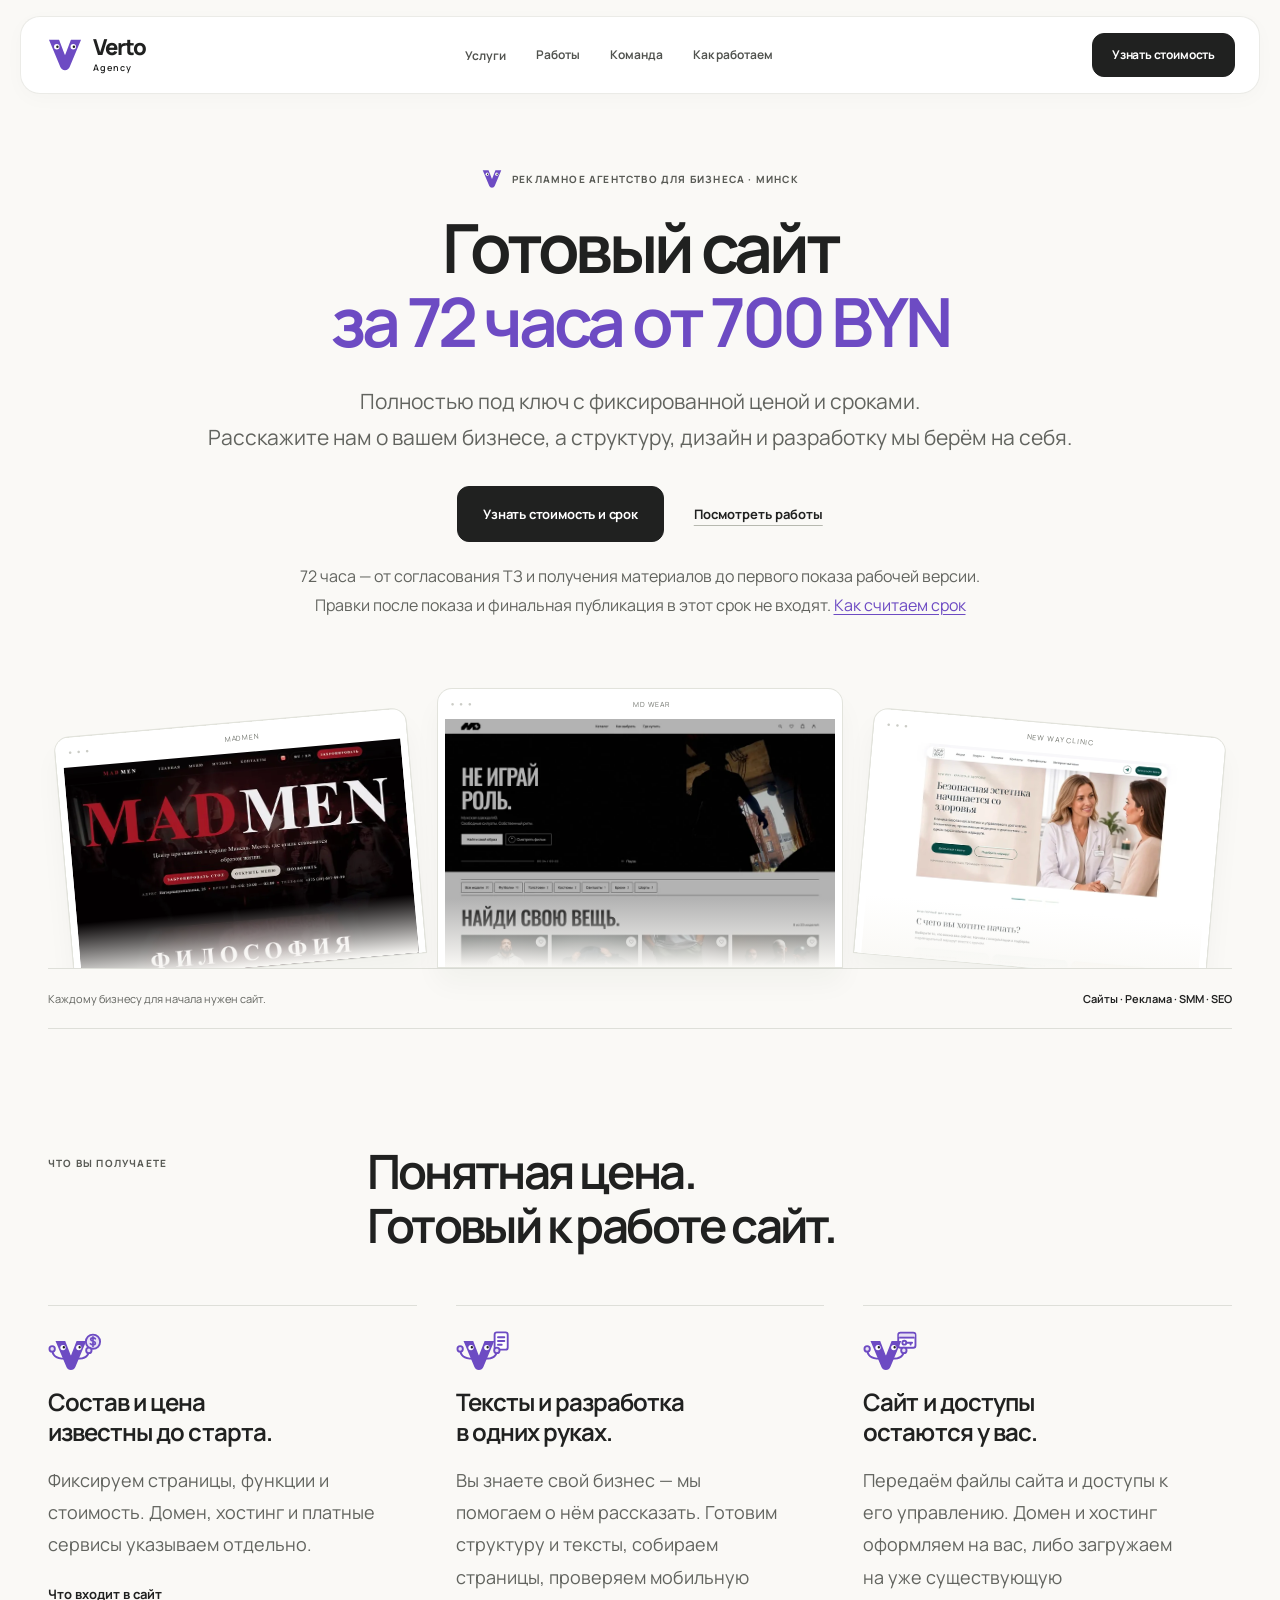
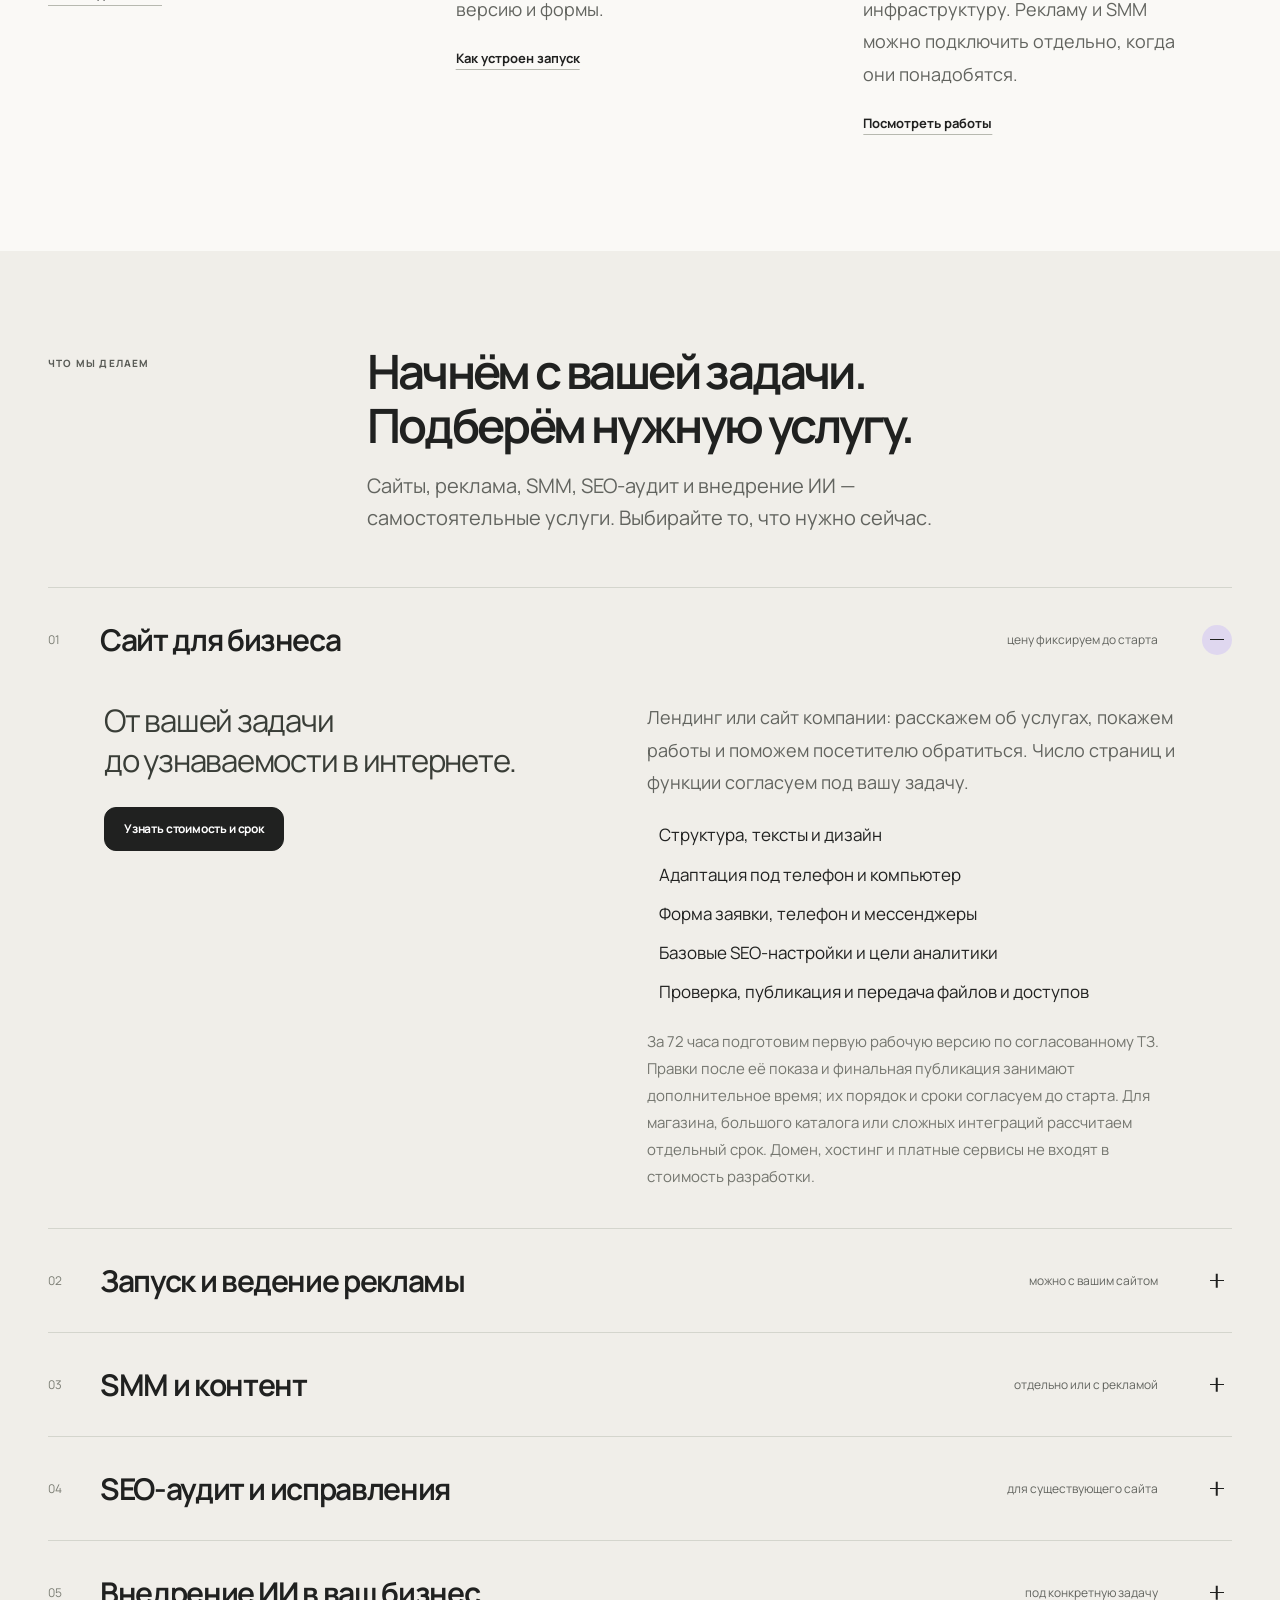
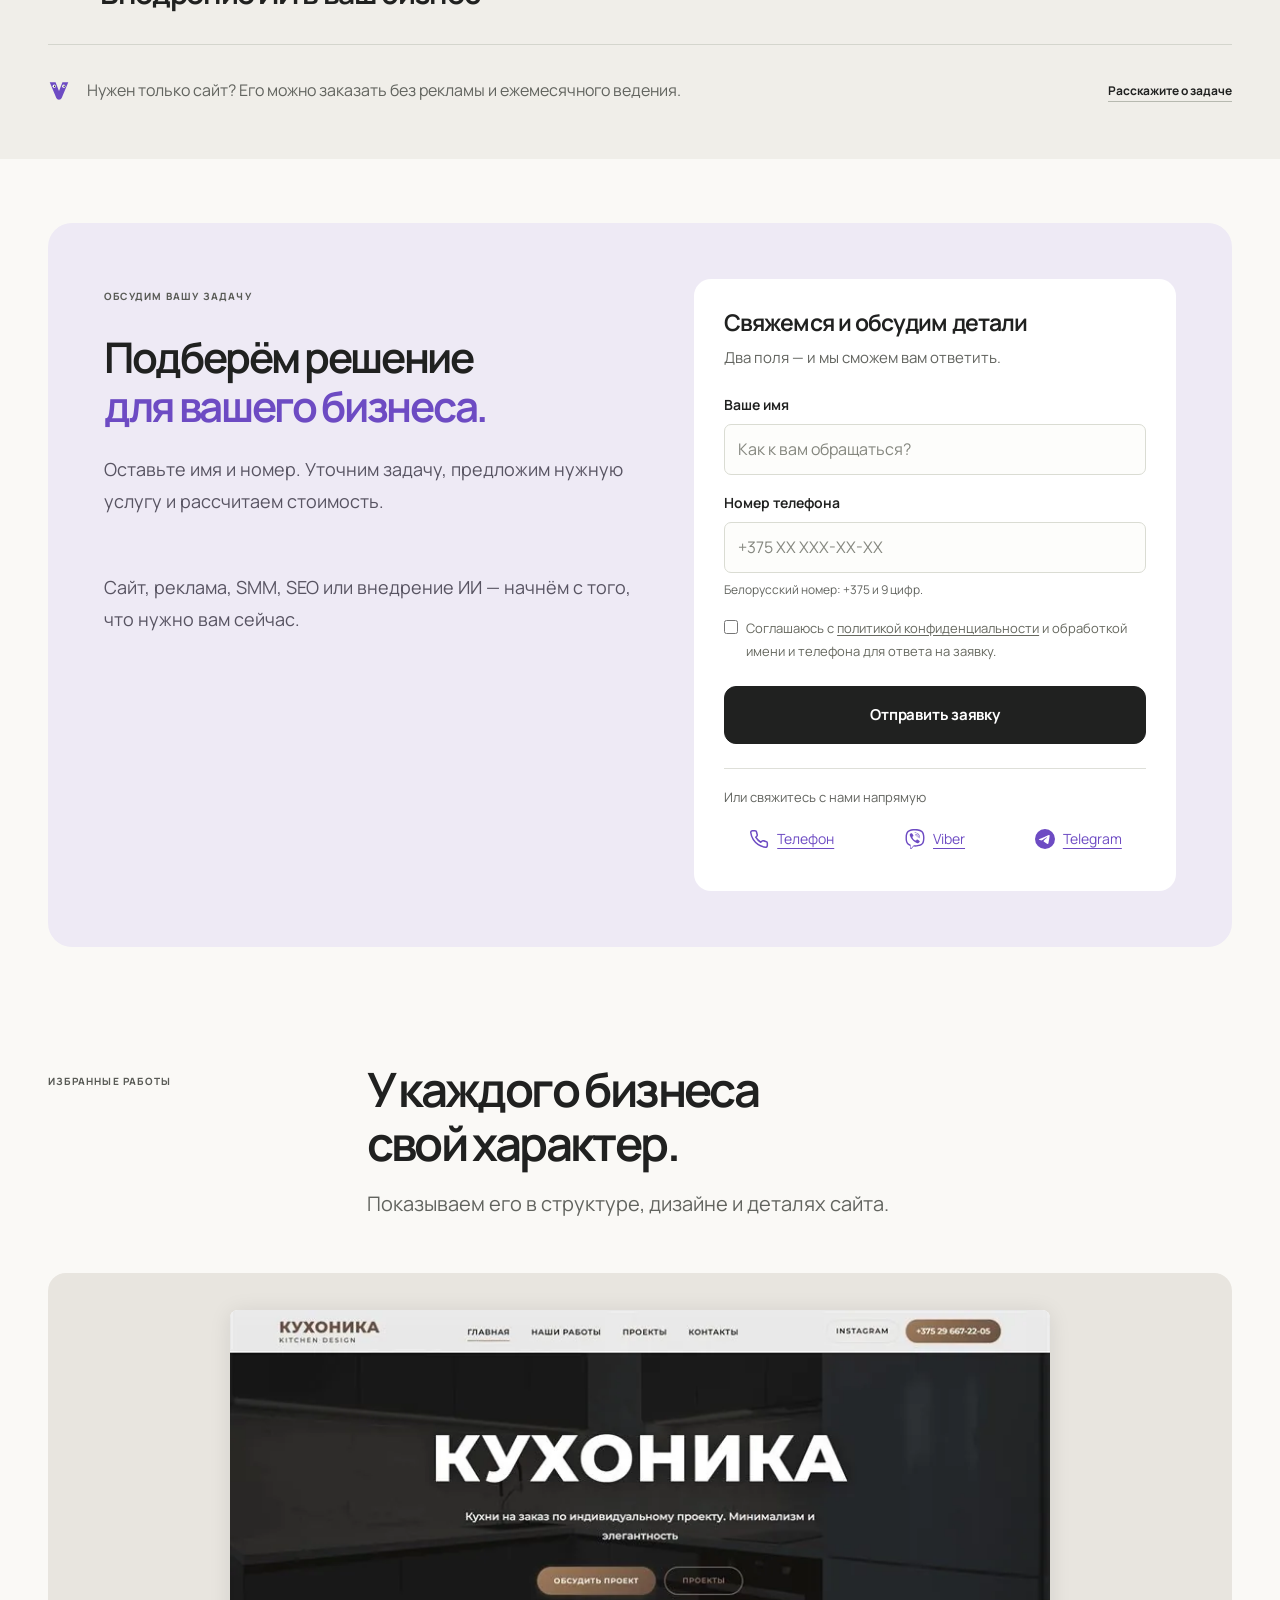
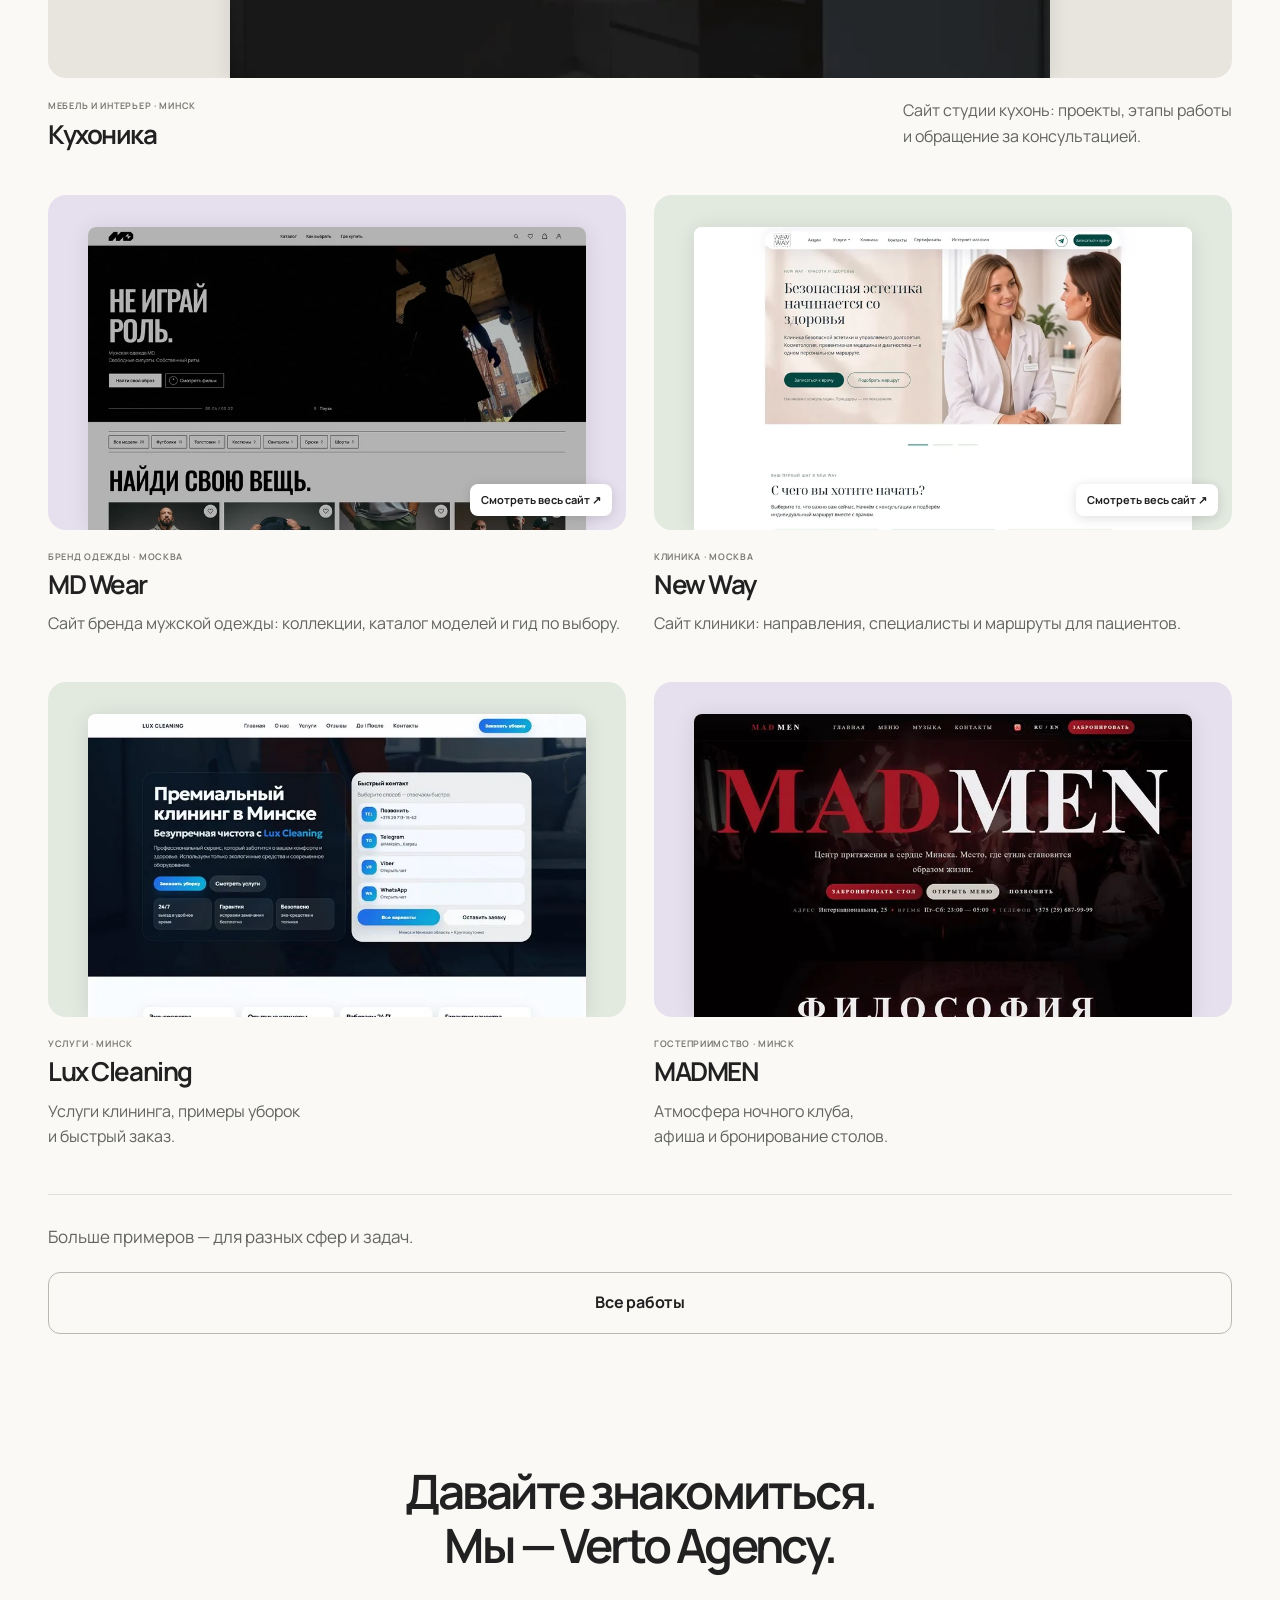
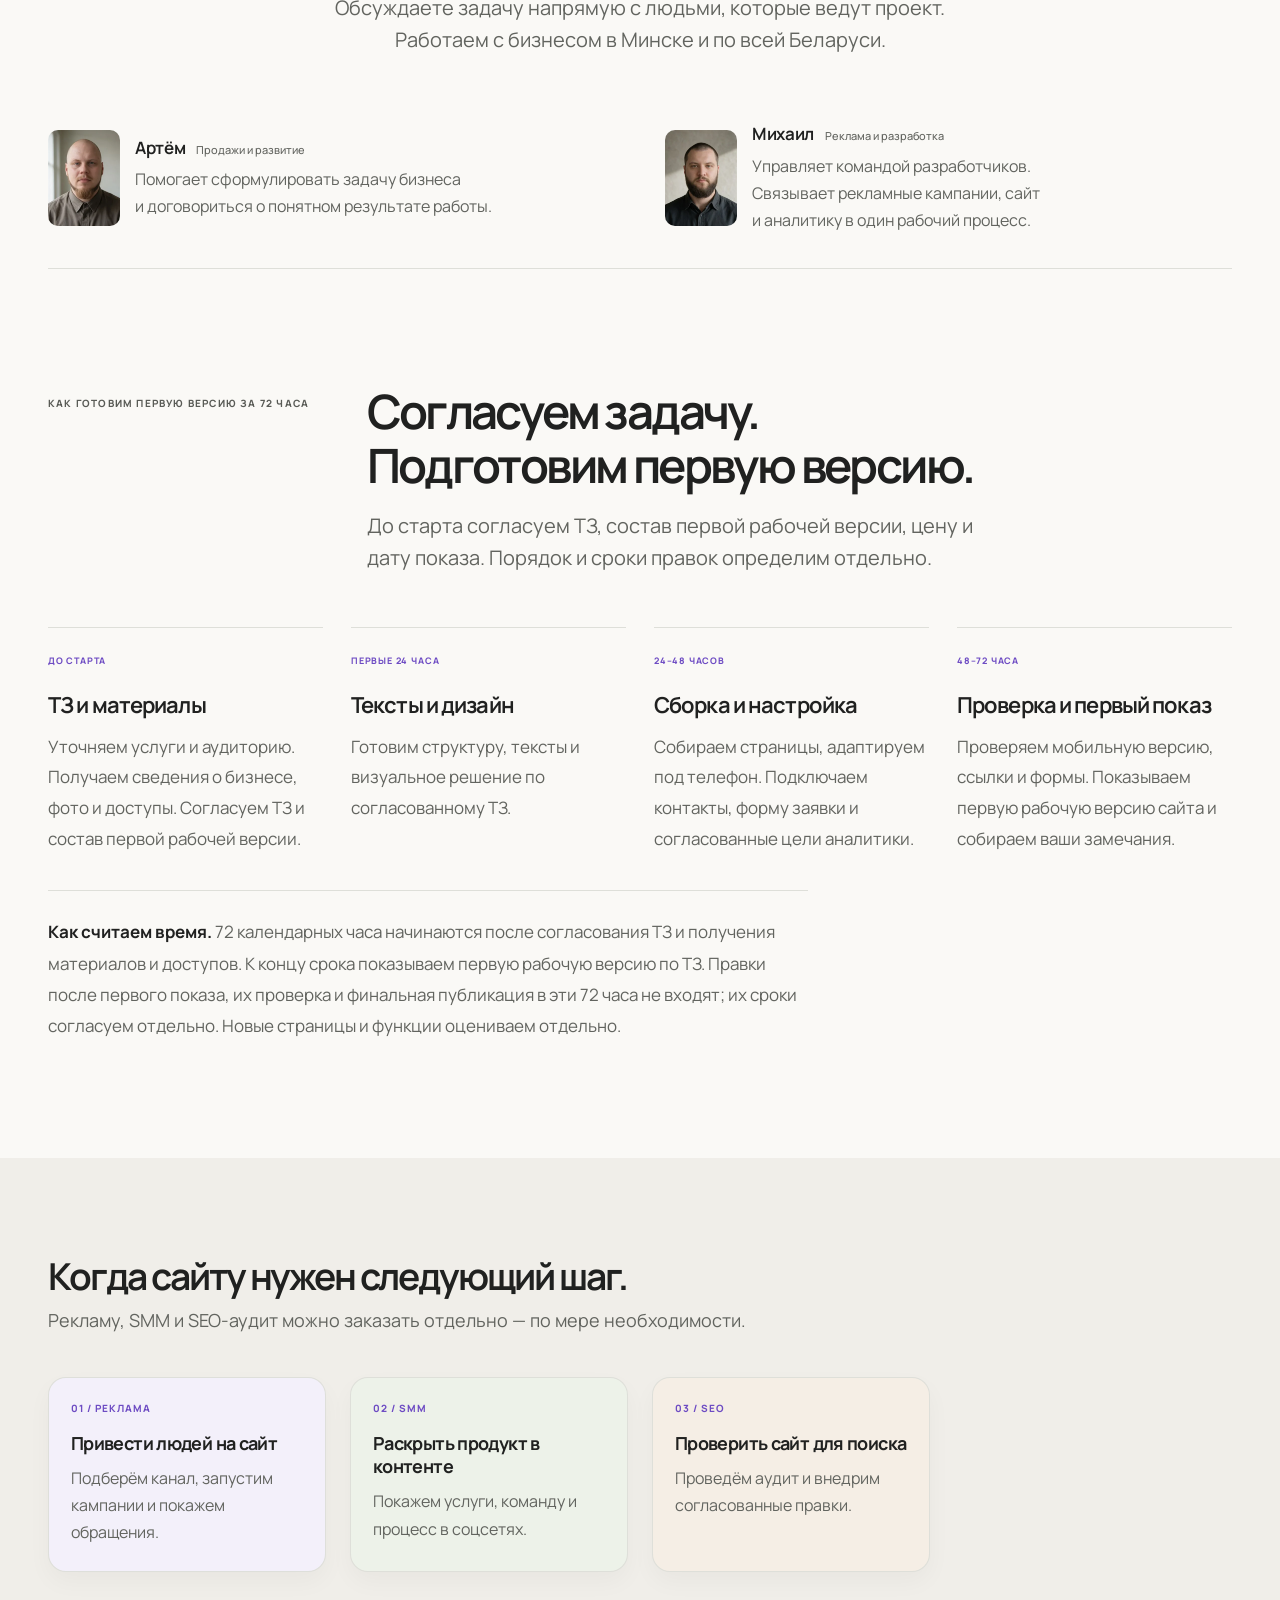
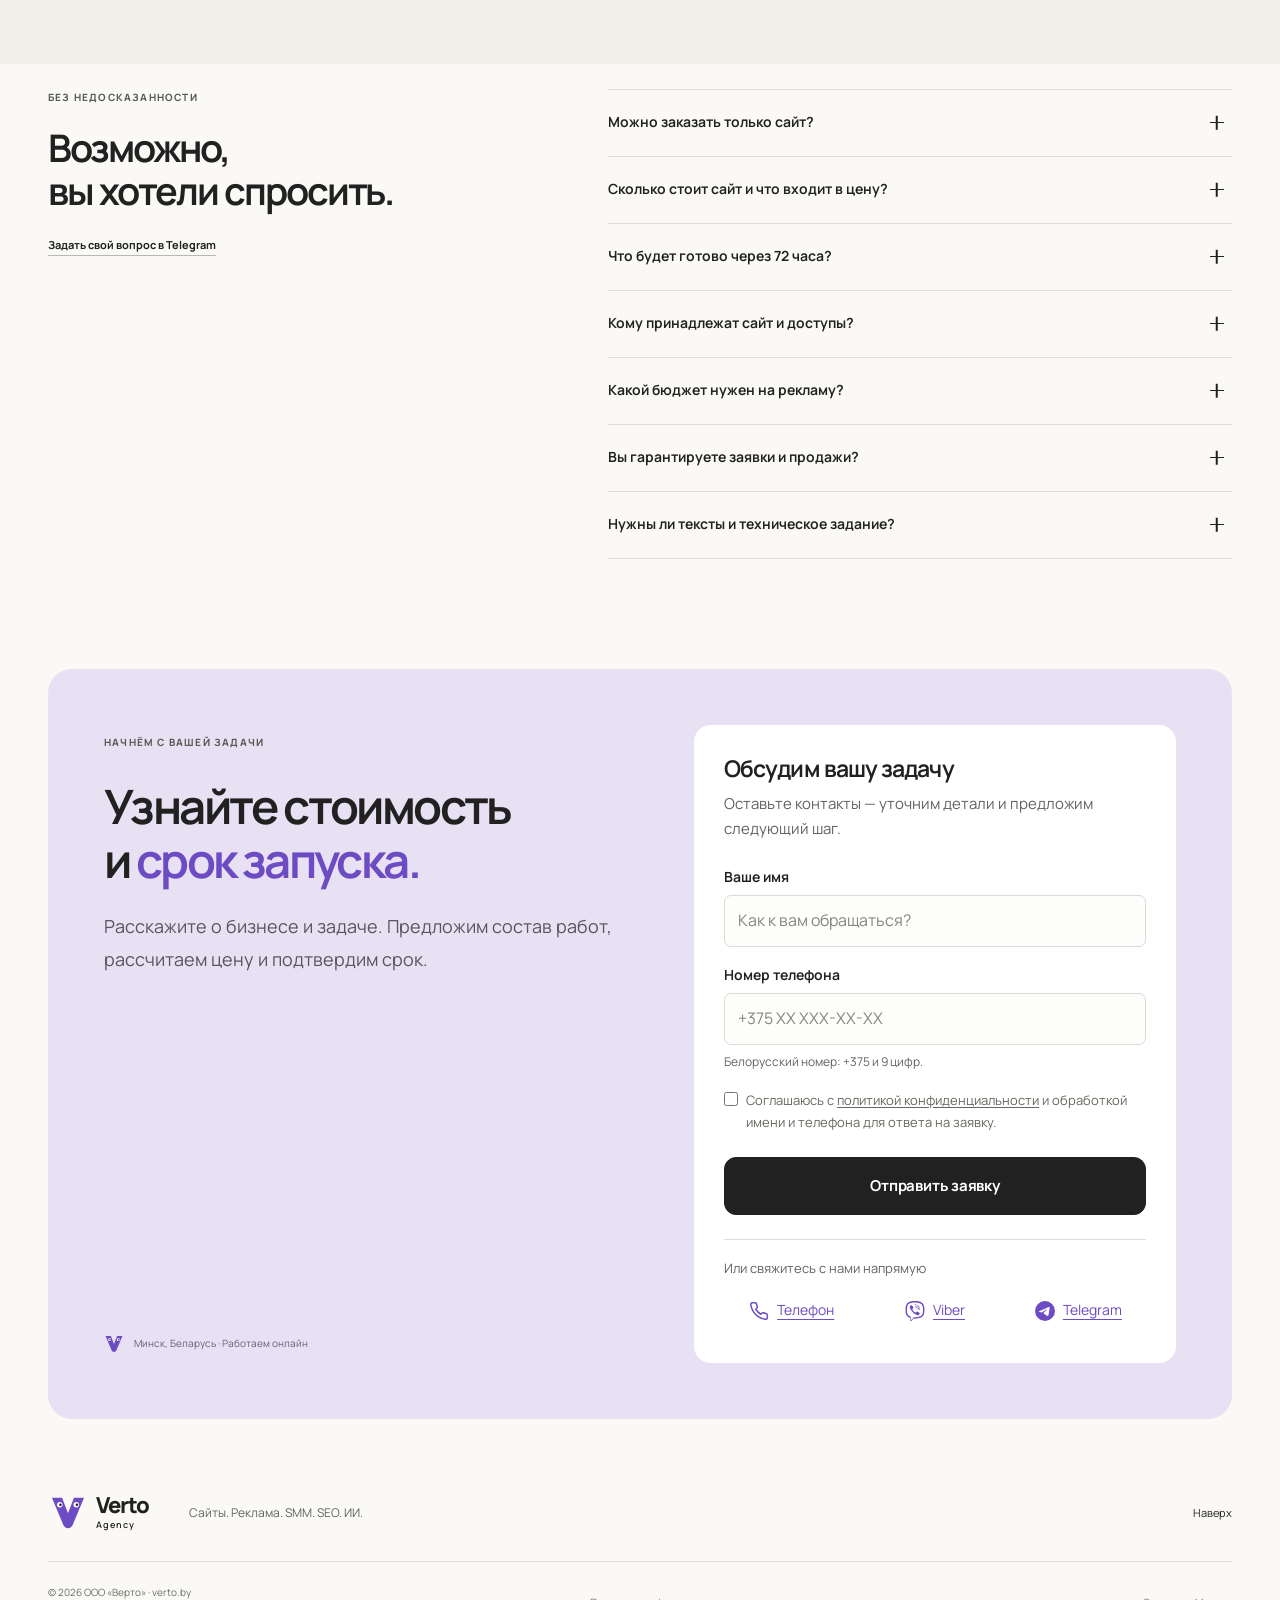
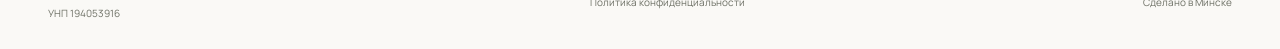
<file: index.html>
<!doctype html>
<html lang="ru">
<head>
  <meta charset="utf-8">
  <meta name="viewport" content="width=device-width, initial-scale=1">
  
  <title>Verto Agency — готовый сайт за 72 часа от 700 BYN | Минск</title>
  <meta name="description" content="Готовый сайт за 72 часа от 700 BYN по согласованному ТЗ. Правки после первого показа и финальная публикация в этот срок не входят. Минск и вся Беларусь."><link rel="canonical" href="https://verto.by/">
  <meta name="theme-color" content="#faf9f6">
  <meta property="og:title" content="Verto Agency — готовый сайт за 72 часа от 700 BYN">
  <meta property="og:description" content="Готовый сайт за 72 часа от 700 BYN по согласованному ТЗ. Правки и финальная публикация — после первого показа.">
  <meta property="og:image" content="https://verto.by/assets/verto-social.png"><meta property="og:url" content="https://verto.by/"><meta property="og:type" content="website"><meta property="og:locale" content="ru_RU"><meta name="twitter:card" content="summary_large_image">
  <link rel="icon" href="./assets/vi.svg">
  <link rel="preconnect" href="https://fonts.googleapis.com">
  <link rel="preconnect" href="https://fonts.gstatic.com" crossorigin>
  <link href="https://fonts.googleapis.com/css2?family=Manrope:wght@400;500;600;650;700;750;800&display=swap" rel="stylesheet">
  <link rel="stylesheet" href="./site.css?v=20261109-contact-icons-1">
  <script src="./site.js?v=20261109-contact-icons-1" defer></script>
  <script type="application/ld+json">
  {
    "@context": "https://schema.org",
    "@type": "ProfessionalService",
    "name": "Verto Agency",
    "url": "https://verto.by/",
    "logo": "https://verto.by/assets/verto-social.png",
    "image": "https://verto.by/assets/verto-social.png",
    "telephone": "+375333054152",
    "areaServed": {
      "@type": "City",
      "name": "Минск"
    },
    "sameAs": [
      "https://t.me/Verto_digital"
    ],
    "priceRange": "от 450 BYN",
    "hasOfferCatalog": {
      "@type": "OfferCatalog",
      "name": "Услуги Verto Agency",
      "itemListElement": [
        { "@type": "Offer", "itemOffered": { "@type": "Service", "name": "Сайт для бизнеса", "url": "https://verto.by/#services" } },
        { "@type": "Offer", "itemOffered": { "@type": "Service", "name": "Запуск и ведение рекламы", "url": "https://verto.by/services/ads/" } },
        { "@type": "Offer", "itemOffered": { "@type": "Service", "name": "SMM и контент", "url": "https://verto.by/services/smm/" } },
        { "@type": "Offer", "itemOffered": { "@type": "Service", "name": "SEO-аудит и исправления", "url": "https://verto.by/services/seo/" } },
        { "@type": "Offer", "itemOffered": { "@type": "Service", "name": "Внедрение ИИ в бизнес", "url": "https://verto.by/#services" } }
      ]
    }
  }
  </script>

  <!-- Yandex.Metrika counter -->
  <script type="text/javascript">
    if (/^(www\.)?verto\.by$/.test(location.hostname)) {
      (function(m,e,t,r,i,k,a){
        m[i]=m[i]||function(){(m[i].a=m[i].a||[]).push(arguments)};
        m[i].l=1*new Date();
        for (var j=0;j<document.scripts.length;j++){if(document.scripts[j].src===r){return;}}
        k=e.createElement(t),a=e.getElementsByTagName(t)[0],k.async=1,k.src=r,a.parentNode.insertBefore(k,a)
      })(window,document,'script','https://mc.yandex.ru/metrika/tag.js?id=114134032','ym');
      ym(114134032,'init',{ssr:true,webvisor:true,clickmap:true,ecommerce:"dataLayer",referrer:document.referrer,url:location.href,accurateTrackBounce:true,trackLinks:true});
    }
  </script>
  <!-- /Yandex.Metrika counter -->
  <!-- Meta Pixel Code -->
  <script>
    if (/^(www\.)?verto\.by$/.test(location.hostname)) {
      !function(f,b,e,v,n,t,s)
      {if(f.fbq)return;n=f.fbq=function(){n.callMethod?
      n.callMethod.apply(n,arguments):n.queue.push(arguments)};
      if(!f._fbq)f._fbq=n;n.push=n;n.loaded=!0;n.version='2.0';
      n.queue=[];t=b.createElement(e);t.async=!0;
      t.src=v;s=b.getElementsByTagName(e)[0];
      s.parentNode.insertBefore(t,s)}(window,document,'script',
      'https://connect.facebook.net/en_US/fbevents.js');
      fbq('init','1881270919425529');
      fbq('init','2239115797039785');
      fbq('init','1560622969207179');
      fbq('track','PageView');
    }
  </script>
  <!-- End Meta Pixel Code -->
</head>
<body>
  <noscript><div><img src="https://mc.yandex.ru/watch/114134032" style="position:absolute;left:-9999px;" alt=""></div></noscript>
  <noscript><img height="1" width="1" style="display:none" src="https://www.facebook.com/tr?id=1881270919425529&amp;ev=PageView&amp;noscript=1" alt=""></noscript>
  <noscript><img height="1" width="1" style="display:none" src="https://www.facebook.com/tr?id=2239115797039785&amp;ev=PageView&amp;noscript=1" alt=""></noscript>
  <noscript><img height="1" width="1" style="display:none" src="https://www.facebook.com/tr?id=1560622969207179&amp;ev=PageView&amp;noscript=1" alt=""></noscript>

  <a class="skip-link" href="#main">Перейти к содержимому</a>
  <header class="header">
    <a class="brand" href="./" aria-label="Verto Agency — главная"><span class="brand-icon" aria-hidden="true"><img src="./assets/vi.svg" alt=""></span><span class="brand-name">Verto<span>Agency</span></span></a>
    <nav class="navigation" id="navigation" aria-label="Основная навигация"><div class="nav-services"><button class="nav-services-toggle" type="button" aria-expanded="false" aria-controls="services-menu">Услуги</button><div class="services-menu" id="services-menu"><a href="./#services" class="service-menu-link"><span>01</span>Сайт для бизнеса</a><a href="./services/ads/" class="service-menu-link"><span>02</span>Реклама</a><a href="./services/smm/" class="service-menu-link"><span>03</span>SMM и контент</a><a href="./services/seo/" class="service-menu-link"><span>04</span>SEO-аудит</a><a href="./?service=ai#service-ai" class="service-menu-link"><span>05</span>Внедрение ИИ</a></div></div><a href="./#work">Работы</a><a href="./#team">Команда</a><a href="./#process">Как работаем</a></nav>
    <a class="button button-small header-cta" href="#contact">Узнать стоимость </a>
    <button class="menu-button" type="button" aria-controls="navigation" aria-expanded="false" aria-label="Открыть меню"><span></span><span></span></button>
  </header>

  <main id="main">
    <section class="hero wrap" aria-labelledby="hero-title">
      <p class="eyebrow hero-eyebrow"><img class="tiny-star" src="./assets/vi.svg" alt="" aria-hidden="true"> РЕКЛАМНОЕ АГЕНТСТВО ДЛЯ БИЗНЕСА · МИНСК</p>
      <h1 id="hero-title">Готовый сайт<br><span class="highlight">за 72 часа от&nbsp;700&nbsp;BYN</span></h1>
      <p class="hero-lead">Полностью под ключ с фиксированной ценой и сроками.<br class="desktop-break"> Расскажите нам о вашем бизнесе, а структуру, дизайн и разработку мы берём на себя.</p>
      <div class="hero-actions"><a class="button" href="#contact" data-interest="Хочу узнать стоимость и срок создания сайта">Узнать стоимость и срок </a><a class="text-link" href="#work">Посмотреть работы </a></div>
      <p class="hero-terms">72 часа — от согласования ТЗ и получения материалов до первого показа рабочей версии.<br>Правки после показа и финальная публикация в этот срок не входят. <a href="#process">Как считаем срок </a></p>
      <div class="hero-showcase" aria-label="Примеры наших сайтов">
        <button class="showcase-item showcase-left" type="button" data-project="1" aria-label="Посмотреть работу MADMEN"><div class="browser-bar"><span>● ● ●</span><span>MADMEN</span><span></span></div><img src="./portfolio/previews/1.webp" width="840" height="2801" alt="Первый экран сайта ночного клуба MADMEN" fetchpriority="high"></button>
        <button class="showcase-item showcase-center" type="button" data-project="19" aria-label="Посмотреть работу MD Wear"><div class="browser-bar"><span>● ● ●</span><span>MD WEAR</span><span></span></div><img src="./portfolio/previews/md-wear-full.webp" width="840" height="3460" alt="Первый экран сайта бренда одежды MD Wear" fetchpriority="high"></button>
        <button class="showcase-item showcase-right" type="button" data-project="20" aria-label="Посмотреть сайт New Way Clinic"><div class="browser-bar"><span>● ● ●</span><span>NEW WAY CLINIC</span><span></span></div><img src="./portfolio/previews/new-way-full.webp" width="840" height="5541" alt="Первый экран сайта New Way Clinic" fetchpriority="high"></button>
      </div>
      <div class="hero-bottom"><span>Каждому бизнесу для начала нужен сайт.</span><a href="#services">Сайты · Реклама · SMM · SEO </a></div>
    </section>

    <section class="section wrap" id="situations" aria-labelledby="situations-title">
      <div class="section-heading"><p class="eyebrow">ЧТО ВЫ ПОЛУЧАЕТЕ</p><div><h2 id="situations-title">Понятная цена.<br>Готовый к работе сайт.</h2></div></div>
      <div class="situations">
        <article><img class="line-icon" src="./assets/icon-price.svg" alt="" aria-hidden="true"><h3>Состав и цена<br>известны до старта.</h3><p>Фиксируем страницы, функции и стоимость. Домен, хостинг и платные сервисы указываем отдельно.</p><a class="text-link" href="#services">Что входит в сайт </a></article>
        <article><img class="line-icon" src="./assets/icon-content.svg" alt="" aria-hidden="true"><h3>Тексты и разработка<br>в одних руках.</h3><p>Вы знаете свой бизнес — мы помогаем о нём рассказать. Готовим структуру и тексты, собираем страницы, проверяем мобильную версию и формы.</p><a class="text-link" href="#process">Как устроен запуск </a></article>
        <article><img class="line-icon" src="./assets/icon-access.svg" alt="" aria-hidden="true"><h3>Сайт и доступы<br>остаются у вас.</h3><p>Передаём файлы сайта и доступы к его управлению. Домен и хостинг оформляем на вас, либо загружаем на уже существующую инфраструктуру. Рекламу и SMM можно подключить отдельно, когда они понадобятся.</p><a class="text-link" href="#work">Посмотреть работы </a></article>
      </div>
    </section>

    <section class="services-section" id="services" aria-labelledby="services-title"><div class="wrap">
      <div class="section-heading"><p class="eyebrow">ЧТО МЫ ДЕЛАЕМ</p><div><h2 id="services-title">Начнём с вашей задачи.<br>Подберём нужную услугу.</h2><p class="section-lead">Сайты, реклама, SMM, SEO-аудит и внедрение ИИ — самостоятельные услуги. Выбирайте то, что нужно сейчас.</p></div></div>
      <div class="services">
        <details class="service" name="services" open><summary><span class="service-number">01</span><h3>Сайт для бизнеса</h3><span class="service-price">цену фиксируем до старта</span><span class="plus" aria-hidden="true"></span></summary><div class="service-body"><div><p class="service-intro">От вашей задачи<br>до узнаваемости в интернете.</p><a class="button button-small" href="#contact" data-interest="Хочу узнать стоимость и срок создания сайта">Узнать стоимость и срок </a></div><div><p>Лендинг или сайт компании: расскажем об услугах, покажем работы и поможем посетителю обратиться. Число страниц и функции согласуем под вашу задачу.</p><ul class="check-list"><li>Структура, тексты и дизайн</li><li>Адаптация под телефон и компьютер</li><li>Форма заявки, телефон и мессенджеры</li><li>Базовые SEO-настройки и цели аналитики</li><li>Проверка, публикация и передача файлов и доступов</li></ul><p class="fine">За 72 часа подготовим первую рабочую версию по согласованному ТЗ. Правки после её показа и финальная публикация занимают дополнительное время; их порядок и сроки согласуем до старта. Для магазина, большого каталога или сложных интеграций рассчитаем отдельный срок. Домен, хостинг и платные сервисы не входят в стоимость разработки.</p></div></div></details>
        <details class="service" name="services"><summary><span class="service-number">02</span><h3>Запуск и ведение рекламы</h3><span class="service-price">можно с вашим сайтом</span><span class="plus" aria-hidden="true"></span></summary><div class="service-body"><div><p class="service-intro">Проверяем спрос.<br>Считаем обращения.</p><a class="button button-small" href="#contact" data-interest="Хочу обсудить запуск и ведение рекламы">Обсудить рекламу </a></div><div><p>Яндекс Директ, Instagram / Meta Ads и ВКонтакте. Выбираем канал под ваш продукт, географию и бюджет. Можно прийти с готовым сайтом.</p><a class="text-link service-page-link" href="./services/ads/">Подробнее о рекламе </a><ul class="check-list"><li>Предложения, аудитории и рекламные материалы</li><li>Запуск, тестирование и корректировка кампаний</li><li>Учёт обращений и их стоимости</li><li>Отчёт: расходы, результаты и следующие действия</li></ul><p class="fine">Оплата площадок и наше ведение — отдельные суммы. Согласуем бюджет и показатели оценки до запуска. Доступ к рекламным кабинетам и статистике остаётся у вас.</p></div></div></details>
        <details class="service" name="services"><summary><span class="service-number">03</span><h3>SMM и контент</h3><span class="service-price">отдельно или с рекламой</span><span class="plus" aria-hidden="true"></span></summary><div class="service-body"><div><p class="service-intro">Показываем продукт.<br>Выстраиваем доверие.</p><a class="button button-small" href="#contact" data-interest="Хочу обсудить SMM и контент для соцсетей">Обсудить SMM </a></div><div><p>Соцсети, в которых понятно, что вы предлагаете и почему к вам стоит обратиться. Показываем услуги, команду, процесс и работы вашего бизнеса.</p><a class="text-link service-page-link" href="./services/smm/">Подробнее о SMM </a><ul class="check-list"><li>Оформление профиля и план контента</li><li>Тексты, визуалы и публикации</li><li>Темы и сценарии коротких видео</li><li>Оценка реакции аудитории и обращений</li></ul><p class="fine">Площадки, число публикаций, подготовку фото и видео согласуем заранее. Съёмки и платное продвижение рассчитываем отдельно.</p></div></div></details>
        <details class="service" name="services"><summary><span class="service-number">04</span><h3>SEO-аудит и исправления</h3><span class="service-price">для существующего сайта</span><span class="plus" aria-hidden="true"></span></summary><div class="service-body"><div><p class="service-intro">Находим проблемы.<br>Внедряем правки.</p><a class="button button-small" href="#contact" data-interest="Хочу обсудить SEO-аудит и внедрение правок">Обсудить SEO </a></div><div><p>Проверяем структуру страниц, доступные данные об индексации, заголовки, ссылки и технические ограничения. Составляем план и внедряем согласованные изменения.</p><a class="text-link service-page-link" href="./services/seo/">Подробнее о SEO-аудите </a><ul class="check-list"><li>Аудит сайта и список приоритетных задач</li><li>Согласование объёма исправлений</li><li>Внедрение правок в пределах доступа к сайту</li><li>Проверка опубликованных изменений</li></ul><p class="fine">Объём и стоимость уточним после знакомства с сайтом. Конкретные позиции в поиске не обещаем; ежемесячное SEO-ведение в эту услугу не входит.</p></div></div></details>
        <details id="service-ai" class="service" name="services"><summary><span class="service-number">05</span><h3>Внедрение ИИ в ваш бизнес</h3><span class="service-price">под конкретную задачу</span><span class="plus" aria-hidden="true"></span></summary><div class="service-body"><div><p class="service-intro">Меньше рутины.<br>Больше времени на работу.</p><a class="button button-small" href="#contact" data-interest="Хочу обсудить внедрение ИИ в бизнес">Обсудить внедрение </a></div><div><p>Поможем автоматизировать конкретный процесс: ответы на типовые вопросы, обработку заявок, поиск по документам или подготовку отчётов. Подберём решение под ваши данные и рабочие инструменты.</p><ul class="check-list"><li>Разбор процесса и выбор задачи для первого запуска</li><li>Рабочая версия на ваших примерах</li><li>Интеграция с нужными системами: сайтом, мессенджерами или CRM</li><li>Проверка результата, инструкция и передача команде</li></ul><p class="fine">Состав работ, стоимость, сроки и расходы на сторонние сервисы согласуем после разбора задачи. Срок 72 часа относится только к первой рабочей версии сайта.</p></div></div></details>
      </div>
      <div class="services-note"><img class="tiny-star" src="./assets/vi.svg" alt="" aria-hidden="true"><p>Нужен только сайт? Его можно заказать без рекламы и ежемесячного ведения.</p><a href="#contact" class="text-link">Расскажите о задаче </a></div>
    </div></section>

    <section class="contact-section services-contact wrap" aria-labelledby="services-contact-title">
      <div class="contact-copy"><p class="eyebrow">ОБСУДИМ ВАШУ ЗАДАЧУ</p><h2 id="services-contact-title">Подберём решение<br><span>для вашего бизнеса.</span></h2><p>Оставьте имя и номер. Уточним задачу, предложим нужную услугу и рассчитаем стоимость.</p><p class="contact-small-note">Сайт, реклама, SMM, SEO или внедрение ИИ — начнём с того, что нужно вам сейчас.</p></div>
      <form class="contact-form lead-form" method="post" action="./lead.php" data-lead-form data-source="after-services" data-interest="Заявка после блока услуг" aria-labelledby="services-form-title">
        <h3 id="services-form-title">Свяжемся и обсудим детали</h3><p class="lead-form-intro">Два поля — и мы сможем вам ответить.</p>
        <label for="services-name">Ваше имя</label>
        <input id="services-name" name="name" type="text" autocomplete="name" autocapitalize="words" placeholder="Как к вам обращаться?" minlength="2" maxlength="80" required>
        <label for="services-phone">Номер телефона</label>
        <input id="services-phone" name="phone" type="tel" inputmode="numeric" autocomplete="tel" placeholder="+375 XX XXX-XX-XX" aria-describedby="services-phone-hint" minlength="17" maxlength="17" pattern="[+]375 [1-9][0-9] [0-9]{3}-[0-9]{2}-[0-9]{2}" required>
        <p id="services-phone-hint" class="contact-field-hint">Белорусский номер: +375 и 9 цифр.</p>
        <div class="honeypot" aria-hidden="true"><label>Сайт<input type="text" name="website" tabindex="-1" autocomplete="off"></label></div>
        <label class="consent"><input type="checkbox" name="consent" required><span>Соглашаюсь с <a href="./privacy-policy/" target="_blank" rel="noopener">политикой конфиденциальности</a> и обработкой имени и телефона для ответа на заявку.</span></label>
        <button class="button" type="submit">Отправить заявку</button>
        <p class="form-status" role="status" aria-live="polite"></p>
      </form>
    </section>

    <section class="section wrap" id="work" aria-labelledby="work-title">
      <div class="section-heading"><p class="eyebrow">ИЗБРАННЫЕ РАБОТЫ</p><div><h2 id="work-title">У каждого бизнеса<br>свой характер.</h2><p class="section-lead">Показываем его в структуре, дизайне и деталях сайта.</p></div></div>
      <div class="projects">
        <article class="project project-wide"><button class="project-image kitchen" type="button" data-project="4" aria-label="Открыть сайт Кухоника полностью"><span class="project-window"><img width="840" height="3403" src="./portfolio/previews/4.webp" alt="Дизайн сайта Кухоника" loading="lazy"></span></button><div class="project-description"><div><p class="project-category">МЕБЕЛЬ И ИНТЕРЬЕР · МИНСК</p><h3>Кухоника</h3></div><p>Сайт студии кухонь: проекты, этапы работы<br class="desktop-break"> и обращение за консультацией.</p></div></article>
                <article class="project"><button class="project-image club" type="button" data-project="19" aria-label="Открыть сайт MD Wear полностью"><span class="project-window"><img src="./portfolio/previews/md-wear-full.webp" width="840" height="3460" alt="Дизайн сайта MD Wear — мужская одежда" loading="lazy"></span><span class="project-preview-hint">Смотреть весь сайт ↗</span></button><div class="project-description"><div><p class="project-category">БРЕНД ОДЕЖДЫ · МОСКВА</p><h3>MD Wear</h3></div><p>Сайт бренда мужской одежды: коллекции, каталог моделей и гид по выбору.</p></div></article>
<article class="project"><button class="project-image cleaning" type="button" data-project="20" aria-label="Открыть сайт New Way полностью"><span class="project-window"><img src="./portfolio/previews/new-way-full.webp" width="840" height="5541" alt="Дизайн сайта клиники New Way" loading="lazy"></span><span class="project-preview-hint">Смотреть весь сайт ↗</span></button><div class="project-description"><div><p class="project-category">КЛИНИКА · МОСКВА</p><h3>New Way</h3></div><p>Сайт клиники: направления, специалисты и маршруты для пациентов.</p></div></article>
        <article class="project"><button class="project-image cleaning" type="button" data-project="2" aria-label="Открыть сайт Lux Cleaning полностью"><span class="project-window"><img width="840" height="3147" src="./portfolio/previews/2.webp" alt="Дизайн сайта Lux Cleaning" loading="lazy"></span></button><div class="project-description"><div><p class="project-category">УСЛУГИ · МИНСК</p><h3>Lux Cleaning</h3></div><p>Услуги клининга, примеры уборок<br class="desktop-break"> и быстрый заказ.</p></div></article>
        <article class="project"><button class="project-image club" type="button" data-project="1" aria-label="Открыть сайт MADMEN полностью"><span class="project-window"><img width="840" height="2801" src="./portfolio/previews/1.webp" alt="Дизайн сайта MADMEN" loading="lazy"></span></button><div class="project-description"><div><p class="project-category">ГОСТЕПРИИМСТВО · МИНСК</p><h3>MADMEN</h3></div><p>Атмосфера ночного клуба,<br class="desktop-break"> афиша и бронирование столов.</p></div></article>
      </div>
      <div class="work-footer"><p>Больше примеров — для разных сфер и задач.</p><a class="button button-outline" href="./portfolio/">Все работы </a></div>
    </section>

    <section class="team-section wrap" id="team" aria-labelledby="team-title">
      <div class="team-heading"><h2 id="team-title">Давайте знакомиться.<br>Мы — Verto Agency.</h2><p>Обсуждаете задачу напрямую с людьми, которые ведут проект.<br class="desktop-break"> Работаем с бизнесом в Минске и по всей Беларуси.</p></div>
      <div class="founder-notes"><div><img class="founder-portrait" src="./assets/artem-portrait.webp" width="72" height="96" alt="Артём" loading="lazy"><div><h3>Артём <span>Продажи и развитие</span></h3><p>Помогает сформулировать задачу бизнеса<br class="desktop-break"> и договориться о понятном результате работы.</p></div></div><div><img class="founder-portrait" src="./assets/mikhail-portrait.webp" width="72" height="96" alt="Михаил" loading="lazy"><div><h3>Михаил <span>Реклама и разработка</span></h3><p>Управляет командой разработчиков.<br class="desktop-break"> Связывает рекламные кампании, сайт<br class="desktop-break"> и аналитику в один рабочий процесс.</p></div></div></div>
    </section>

    <section class="section wrap" id="process" aria-labelledby="process-title">
      <div class="section-heading"><p class="eyebrow">КАК ГОТОВИМ ПЕРВУЮ ВЕРСИЮ ЗА 72 ЧАСА</p><div><h2 id="process-title">Согласуем задачу.<br>Подготовим первую версию.</h2><p class="section-lead">До старта согласуем ТЗ, состав первой рабочей версии, цену и дату показа. Порядок и сроки правок определим отдельно.</p></div></div>
      <ol class="process-list">
        <li><span>ДО СТАРТА</span><h3>ТЗ и материалы</h3><p>Уточняем услуги и аудиторию. Получаем сведения о бизнесе, фото и доступы. Согласуем ТЗ и состав первой рабочей версии.</p></li>
        <li><span>ПЕРВЫЕ 24 ЧАСА</span><h3>Тексты и дизайн</h3><p>Готовим структуру, тексты и визуальное решение по согласованному ТЗ.</p></li>
        <li><span>24–48 ЧАСОВ</span><h3>Сборка и настройка</h3><p>Собираем страницы, адаптируем под телефон. Подключаем контакты, форму заявки и согласованные цели аналитики.</p></li>
        <li><span>48–72 ЧАСА</span><h3>Проверка и первый показ</h3><p>Проверяем мобильную версию, ссылки и формы. Показываем первую рабочую версию сайта и собираем ваши замечания.</p></li>
      </ol>
      <div class="launch-terms"><p><strong>Как считаем время.</strong> 72 календарных часа начинаются после согласования ТЗ и получения материалов и доступов. К концу срока показываем первую рабочую версию по ТЗ. Правки после первого показа, их проверка и финальная публикация в эти 72 часа не входят; их сроки согласуем отдельно. Новые страницы и функции оцениваем отдельно.</p></div>
    </section>

    <section class="service-cross-section" aria-labelledby="other-services-title"><div class="wrap">
      <div class="service-cross-heading"><h2 id="other-services-title">Когда сайту нужен следующий шаг.</h2><p>Рекламу, SMM и SEO-аудит можно заказать отдельно — по мере необходимости.</p></div>
      <nav class="service-crosslinks" aria-label="Другие услуги">
        <a href="./services/ads/"><span class="cross-number">01 / РЕКЛАМА</span><strong>Привести людей на сайт</strong><span>Подберём канал, запустим кампании и покажем обращения.</span></a>
        <a href="./services/smm/"><span class="cross-number">02 / SMM</span><strong>Раскрыть продукт в контенте</strong><span>Покажем услуги, команду и процесс в соцсетях.</span></a>
        <a href="./services/seo/"><span class="cross-number">03 / SEO</span><strong>Проверить сайт для поиска</strong><span>Проведём аудит и внедрим согласованные правки.</span></a>
      </nav>
    </div></section>

    <section class="faq-section wrap" id="faq" aria-labelledby="faq-title"><div><p class="eyebrow">БЕЗ НЕДОСКАЗАННОСТИ</p><h2 id="faq-title">Возможно,<br>вы хотели спросить.</h2><a class="text-link" href="https://t.me/Verto_digital" target="_blank" rel="noopener">Задать свой вопрос в Telegram </a></div><div class="faq-list">
      <details><summary>Можно заказать только сайт?<span class="plus" aria-hidden="true"></span></summary><p>Да. Сайт — самостоятельный продукт, без обязательного ежемесячного ведения. Рекламу, SMM и SEO-аудит можно заказать отдельно, в том числе для уже работающего сайта.</p></details>
      <details><summary>Сколько стоит сайт и что входит в цену?<span class="plus" aria-hidden="true"></span></summary><p>Стоимость зависит от объёма страниц и функций. После обсуждения вы получите состав работ и фиксированную цену в BYN: тексты, дизайн, мобильную версию, формы, базовую аналитику и запуск. Домен, хостинг и платные сервисы показываем отдельными расходами. Дополнительные работы оцениваем и согласуем до их выполнения.</p></details>
      <details><summary>Что будет готово через 72 часа?<span class="plus" aria-hidden="true"></span></summary><p>Первая рабочая версия лендинга или сайта компании по согласованному ТЗ: её можно посмотреть и проверить. Затем вы даёте замечания, мы вносим согласованные правки и готовим сайт к финальной публикации. Время на эти этапы не входит в 72 часа; сроки согласуем отдельно. Магазины, большие каталоги и сложные интеграции оцениваем индивидуально.</p></details>
      <details><summary>Кому принадлежат сайт и доступы?<span class="plus" aria-hidden="true"></span></summary><p>Передаём вам файлы сайта и доступы. Домен и хостинг оформляем на вас, либо загружаем на уже существующую инфраструктуру. Перечень передаваемых материалов и условия использования сторонних сервисов фиксируем до начала работ.</p></details>
      <details><summary>Какой бюджет нужен на рекламу?<span class="plus" aria-hidden="true"></span></summary><p>Единой суммы для всех бизнесов нет. Она зависит от ниши, географии, спроса и целей. После обсуждения предложим тестовый бюджет и объясним, какие данные он позволит получить. Оплата рекламных площадок и наших услуг — отдельные расходы.</p></details>
      <details><summary>Вы гарантируете заявки и продажи?<span class="plus" aria-hidden="true"></span></summary><p>Количество продаж зависит не только от рекламы: важны предложение, цена, спрос и работа с обращениями. Мы согласуем объём работ и показатели для оценки, проверяем гипотезы и объясняем результаты. Фиксированное число продаж заранее не обещаем.</p></details>
      <details><summary>Нужны ли тексты и техническое задание?<span class="plus" aria-hidden="true"></span></summary><p>Чтобы начать разговор, достаточно описать бизнес и задачу. Поможем со структурой и текстами. С вашей стороны понадобятся достоверные сведения об услугах, ценах, условиях и материалы, которые можно использовать.</p></details>
    </div></section>

    <section class="contact-section wrap" id="contact" aria-labelledby="contact-title"><div class="contact-copy"><p class="eyebrow">НАЧНЁМ С ВАШЕЙ ЗАДАЧИ</p><h2 id="contact-title">Узнайте стоимость<br>и <span>срок запуска.</span></h2><p>Расскажите о бизнесе и задаче. Предложим состав работ,<br class="desktop-break"> рассчитаем цену и подтвердим срок.</p><div class="contact-location"><img src="./assets/vi.svg" alt="" aria-hidden="true"> Минск, Беларусь · Работаем онлайн</div></div>
      <form class="contact-form lead-form" method="post" action="./lead.php" data-lead-form data-source="page-bottom" data-interest="Заявка из нижнего блока главной" aria-labelledby="bottom-form-title">
        <h3 id="bottom-form-title">Обсудим вашу задачу</h3><p class="lead-form-intro">Оставьте контакты — уточним детали и предложим следующий шаг.</p>
        <label for="bottom-name">Ваше имя</label>
        <input id="bottom-name" name="name" type="text" autocomplete="name" autocapitalize="words" placeholder="Как к вам обращаться?" minlength="2" maxlength="80" required>
        <label for="bottom-phone">Номер телефона</label>
        <input id="bottom-phone" name="phone" type="tel" inputmode="numeric" autocomplete="tel" placeholder="+375 XX XXX-XX-XX" aria-describedby="bottom-phone-hint" minlength="17" maxlength="17" pattern="[+]375 [1-9][0-9] [0-9]{3}-[0-9]{2}-[0-9]{2}" required>
        <p id="bottom-phone-hint" class="contact-field-hint">Белорусский номер: +375 и 9 цифр.</p>
        <div class="honeypot" aria-hidden="true"><label>Сайт<input type="text" name="website" tabindex="-1" autocomplete="off"></label></div>
        <label class="consent"><input type="checkbox" name="consent" required><span>Соглашаюсь с <a href="./privacy-policy/" target="_blank" rel="noopener">политикой конфиденциальности</a> и обработкой имени и телефона для ответа на заявку.</span></label>
        <button class="button" type="submit">Отправить заявку</button>
        <p class="form-status" role="status" aria-live="polite"></p>
      </form>
    </section>
  </main>
  <footer class="footer wrap"><div class="footer-top"><a class="brand" href="./" aria-label="Verto Agency — главная"><span class="brand-icon" aria-hidden="true"><img src="./assets/vi.svg" alt=""></span><span class="brand-name">Verto<span>Agency</span></span></a><p>Сайты. Реклама. SMM. SEO. ИИ.</p><a class="back-top" href="#main">Наверх </a></div><div class="footer-bottom"><span>© <span id="year">2026</span> ООО «Верто» · <a href="https://verto.by/">verto.by</a><span class="footer-unp">УНП 194053916</span></span><a href="./privacy-policy/">Политика конфиденциальности</a><span>Сделано в Минске</span></div></footer>
  <dialog id="project-dialog" aria-labelledby="project-dialog-title"><div class="dialog-bar"><h2 id="project-dialog-title">Просмотр проекта</h2><button class="dialog-close" type="button" aria-label="Закрыть просмотр">✕</button></div><div class="dialog-content"><img id="project-full-image" alt=""></div></dialog>
</body>
</html>
</file>
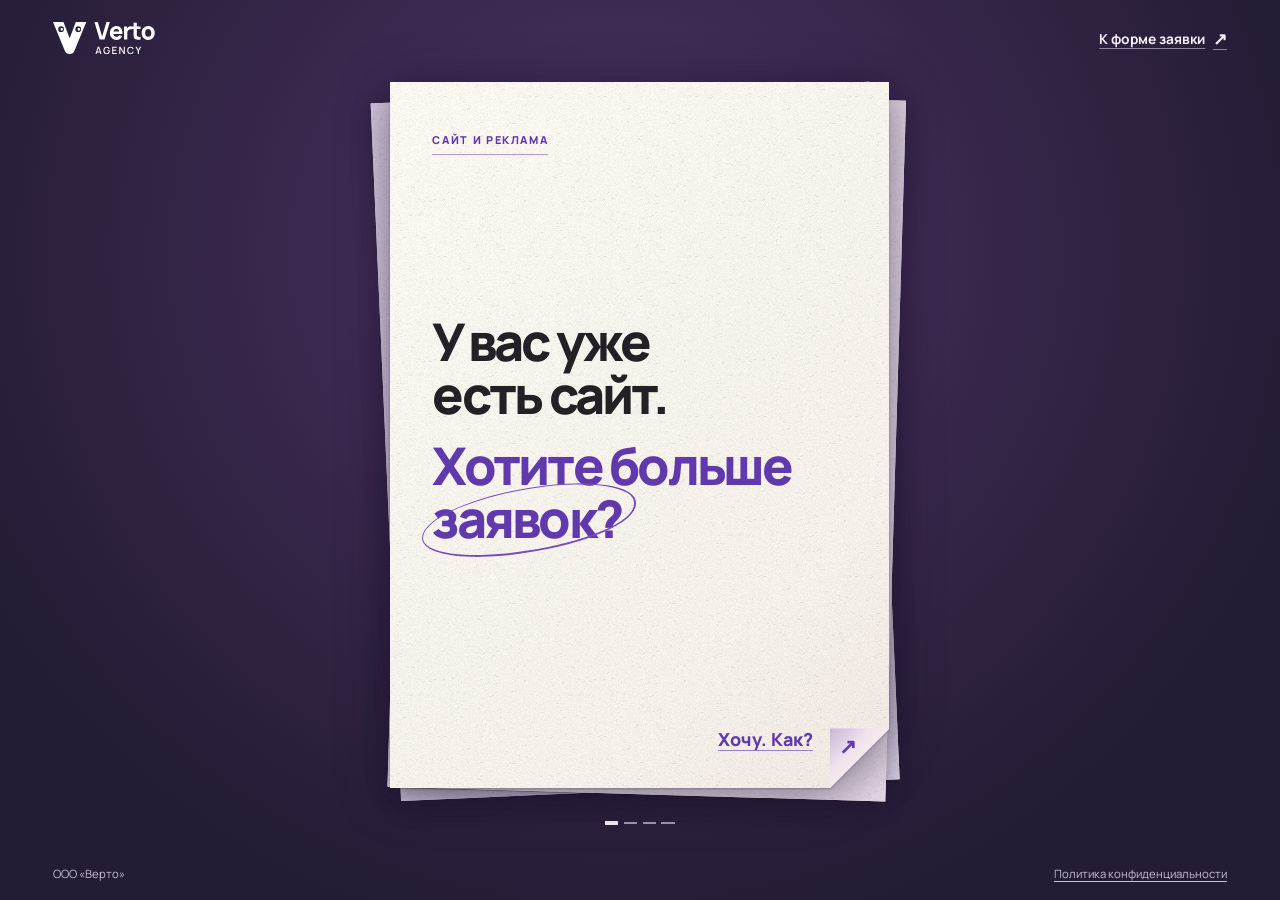
<file: ads-quiz/index.html>
<!doctype html>
<html lang="ru" data-base="../">
<head>
  <meta charset="utf-8">
  <meta name="viewport" content="width=device-width, initial-scale=1">
  <title>Больше заявок с вашего сайта — Verto Agency</title>
  <meta name="description" content="Покажем на сайте, почему стоит выбрать вас. Настроим рекламу за 1 рубль.">
  <meta name="theme-color" content="#241b34">
  <link rel="canonical" href="https://verto.by/ads-quiz/">
  <link rel="icon" href="../assets/vi.svg">
  <meta property="og:type" content="website">
  <meta property="og:locale" content="ru_RU">
  <meta property="og:title" content="Больше заявок с вашего сайта — Verto Agency">
  <meta property="og:description" content="Покажем, почему клиенту стоит выбрать вас. Настроим рекламу за 1 рубль.">
  <meta property="og:url" content="https://verto.by/ads-quiz/">
  <meta property="og:image" content="https://verto.by/assets/verto-social.png">
  <link rel="preconnect" href="https://fonts.googleapis.com">
  <link rel="preconnect" href="https://fonts.gstatic.com" crossorigin>
  <link href="https://fonts.googleapis.com/css2?family=Manrope:wght@400..800&display=swap" rel="stylesheet">
  <link rel="stylesheet" href="./listy.css">
  <script src="../site.js?v=20261125-listy-name" defer></script>
  <script src="./listy.js" defer></script>
  <script>
    if (/^(www\.)?verto\.by$/.test(location.hostname)) {
      (function(m,e,t,r,i,k,a){
        m[i]=m[i]||function(){(m[i].a=m[i].a||[]).push(arguments)};
        m[i].l=1*new Date();
        for (var j=0;j<document.scripts.length;j++){if(document.scripts[j].src===r){return;}}
        k=e.createElement(t),a=e.getElementsByTagName(t)[0],k.async=1,k.src=r,a.parentNode.insertBefore(k,a);
      })(window,document,'script','https://mc.yandex.ru/metrika/tag.js?id=114134032','ym');
      ym(114134032,'init',{ssr:true,webvisor:true,clickmap:true,ecommerce:'dataLayer',referrer:document.referrer,url:location.href,accurateTrackBounce:true,trackLinks:true});

      !function(f,b,e,v,n,t,s)
      {if(f.fbq)return;n=f.fbq=function(){n.callMethod?
      n.callMethod.apply(n,arguments):n.queue.push(arguments)};
      if(!f._fbq)f._fbq=n;n.push=n;n.loaded=!0;n.version='2.0';
      n.queue=[];t=b.createElement(e);t.async=!0;
      t.src=v;s=b.getElementsByTagName(e)[0];
      s.parentNode.insertBefore(t,s)}(window,document,'script',
      'https://connect.facebook.net/en_US/fbevents.js');
      fbq('init','1881270919425529');
      fbq('init','2239115797039785');
      fbq('init','1560622969207179');
      fbq('track','PageView');
    }
  </script>
</head>
<body>
  <noscript>
    <img class="listy-tracker" src="https://mc.yandex.ru/watch/114134032" alt="">
    <img class="listy-tracker" src="https://www.facebook.com/tr?id=1881270919425529&amp;ev=PageView&amp;noscript=1" alt="">
    <img class="listy-tracker" src="https://www.facebook.com/tr?id=2239115797039785&amp;ev=PageView&amp;noscript=1" alt="">
    <img class="listy-tracker" src="https://www.facebook.com/tr?id=1560622969207179&amp;ev=PageView&amp;noscript=1" alt="">
  </noscript>
  <a class="listy-skip" href="#main">Перейти к содержимому</a>
  <header class="listy-header">
    <a class="listy-brand" href="../"><img src="../assets/logo-dark.svg" width="105" height="32" alt="Verto Agency — главная"></a>
    <a class="listy-direct" href="#form" data-sheet-link>К форме заявки <span aria-hidden="true">↗</span></a>
  </header>

  <main class="listy-main" id="main" tabindex="-1">
    <div class="listy-deck" data-deck>
      <section class="listy-sheet listy-sheet--opening" id="list-1" aria-labelledby="list-1-title">
        <p class="listy-topic">Сайт и реклама</p>
        <h1 class="listy-title listy-title--opening" id="list-1-title" tabindex="-1">У вас уже<br>есть сайт. <span class="listy-accent">Хотите больше<br><span class="listy-ink-circle">заявок?</span></span></h1>
        <a class="listy-turn" href="#list-2" data-sheet-link>Хочу. Как? <span class="listy-turn-arrow" aria-hidden="true">↗</span></a>
      </section>

      <section class="listy-sheet" id="list-2" aria-labelledby="list-2-title">
        <h2 class="listy-title" id="list-2-title" tabindex="-1">Почему клиенту стоит выбрать вас? <span class="listy-accent listy-question">Покажем это на сайте.</span></h2>
        <div class="listy-browser" aria-hidden="true">
          <i class="listy-browser-bar"></i><i class="listy-browser-lines"></i><i class="listy-browser-action">Оставить заявку</i>
        </div>
        <a class="listy-turn" href="#list-3" data-sheet-link>А как привести клиентов? <span class="listy-turn-arrow" aria-hidden="true">↗</span></a>
      </section>

      <section class="listy-sheet" id="list-3" aria-labelledby="list-3-title">
        <h2 class="listy-title" id="list-3-title" tabindex="-1">Настроим рекламу <span class="listy-accent">за 1 рубль</span></h2>
        <div class="listy-offer">
          <div class="listy-route" aria-hidden="true"><span>Объявление</span><i></i><span>Страница</span></div>
          <p>Для вашего действующего сайта. Рекламный бюджет оплачивается отдельно.</p>
        </div>
        <a class="listy-turn" href="#form" data-sheet-link>С чего начнём? <span class="listy-turn-arrow" aria-hidden="true">↗</span></a>
      </section>

      <section class="listy-sheet listy-sheet--form" id="form" aria-labelledby="form-title">
        <div><h2 class="listy-title listy-title--form" id="form-title" tabindex="-1">Оставьте <span class="listy-accent">заявку</span></h2><p class="listy-callback">Мы с вами свяжемся.</p></div>
        <form class="listy-form ym-hide-content" method="post" action="../lead.php" data-lead-form data-source="listy" data-interest="Настройка рекламы за 1 рубль" aria-labelledby="form-title">
          <fieldset data-lead-controls disabled>
            <legend class="listy-visually-hidden">Контакты для обсуждения проекта</legend>
            <label class="listy-field">Имя
              <input name="name" type="text" autocomplete="given-name" placeholder="Ваше имя" minlength="2" maxlength="80" required>
            </label>
            <label class="listy-field">Телефон
              <input name="phone" type="tel" inputmode="numeric" autocomplete="tel" placeholder="+375 XX XXX-XX-XX" minlength="17" maxlength="17" pattern="[+]375 [1-9][0-9] [0-9]{3}-[0-9]{2}-[0-9]{2}" required>
            </label>
            <div class="listy-honeypot" aria-hidden="true"><label>Сайт<input type="text" name="website" tabindex="-1" autocomplete="off"></label></div>
            <label class="listy-consent">
              <input type="checkbox" name="consent" required>
              <span>Соглашаюсь с <a href="../privacy-policy/" target="_blank" rel="noopener">политикой конфиденциальности</a> и обработкой имени и телефона для ответа на заявку.</span>
            </label>
            <button class="listy-submit" type="submit">Отправить заявку <span aria-hidden="true">↗</span></button>
          </fieldset>
          <p class="listy-fallback">Если форма недоступна, позвоните нам <a href="tel:+375333054152">+375 33 305-41-52</a>.</p>
          <p class="form-status" role="status" aria-live="polite"></p>
        </form>
      </section>
    </div>

    <nav class="listy-controls" aria-label="Перелистывание" data-sheet-controls hidden>
      <button type="button" class="listy-back" data-sheet-back disabled><span aria-hidden="true">←</span> Назад</button>
      <span class="listy-pagination" role="status" aria-live="polite">
        <span class="listy-visually-hidden" data-sheet-announcement>Лист 1 из 4</span>
        <span class="listy-ticks" aria-hidden="true"><i></i><i></i><i></i><i></i></span>
      </span>
    </nav>
  </main>

  <footer class="listy-footer">
    <span>ООО «Верто»</span>
    <a href="../privacy-policy/">Политика конфиденциальности</a>
  </footer>
</body>
</html>
</file>
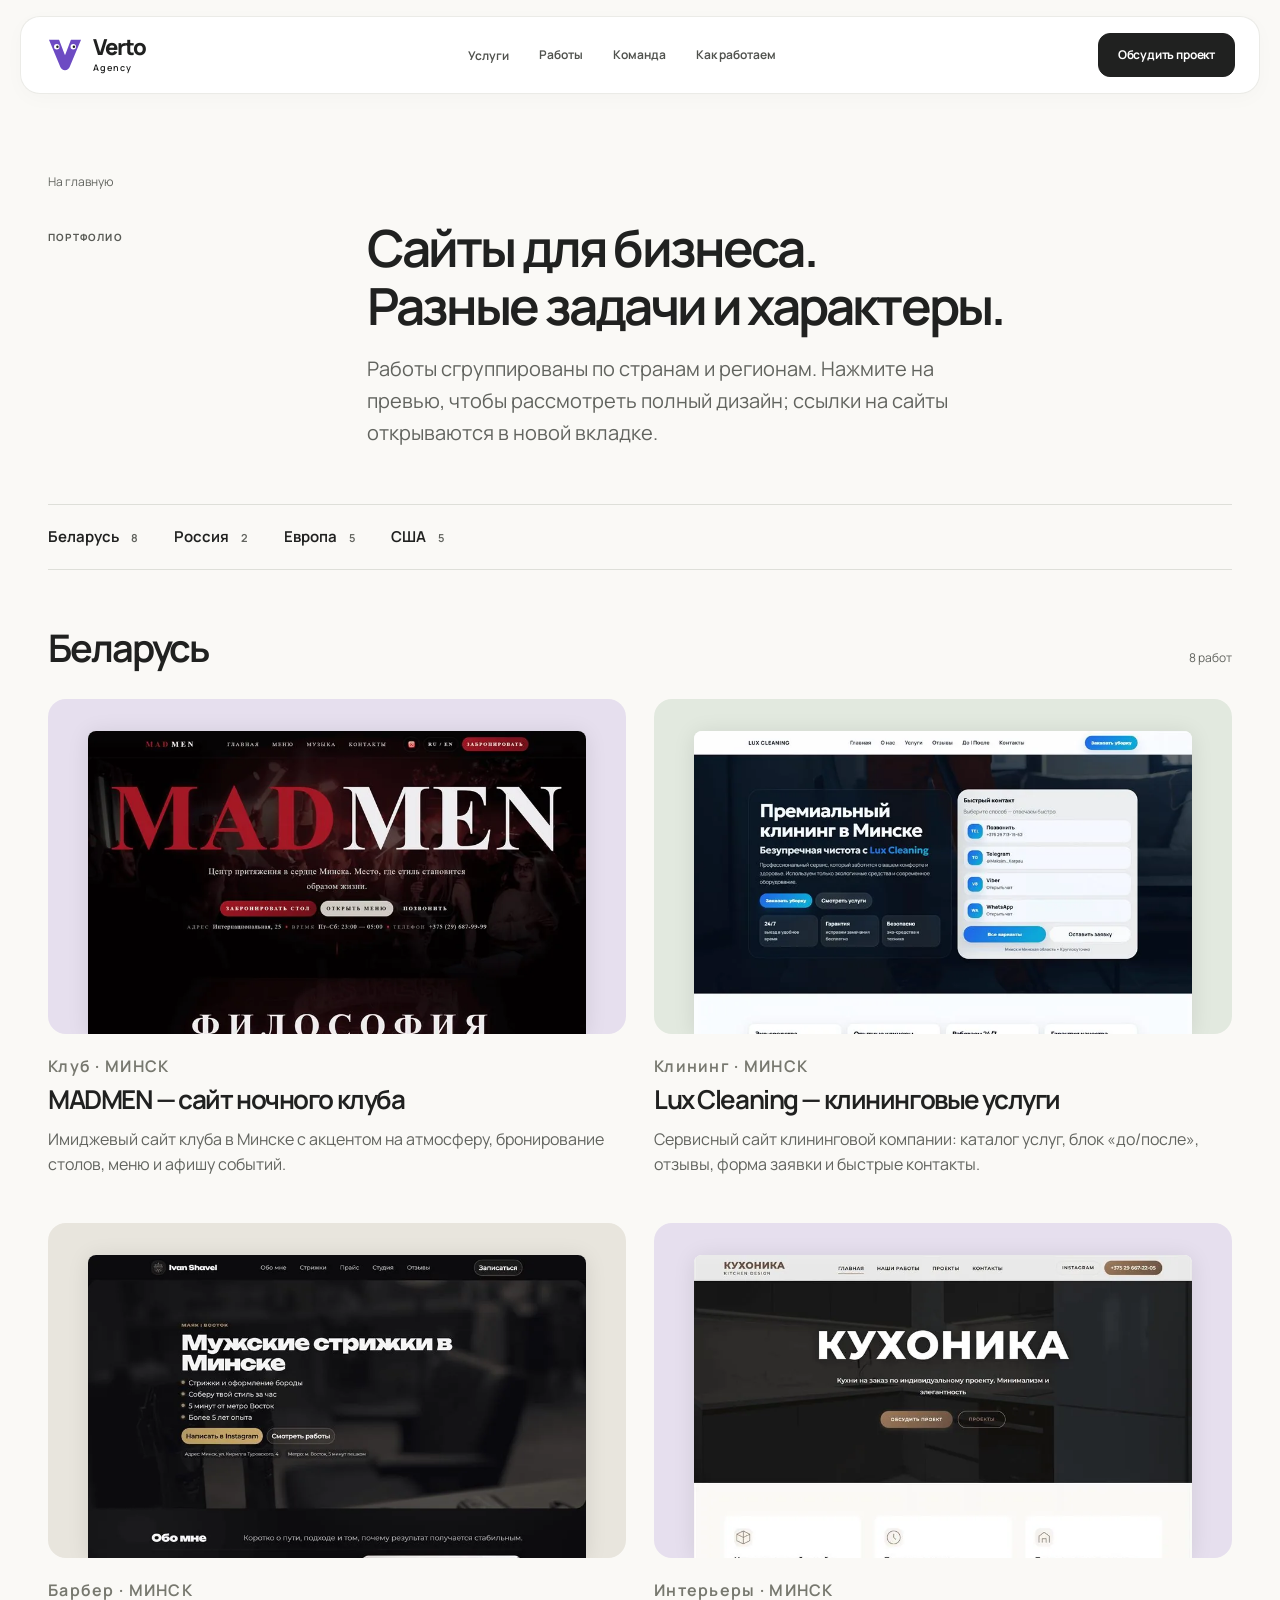
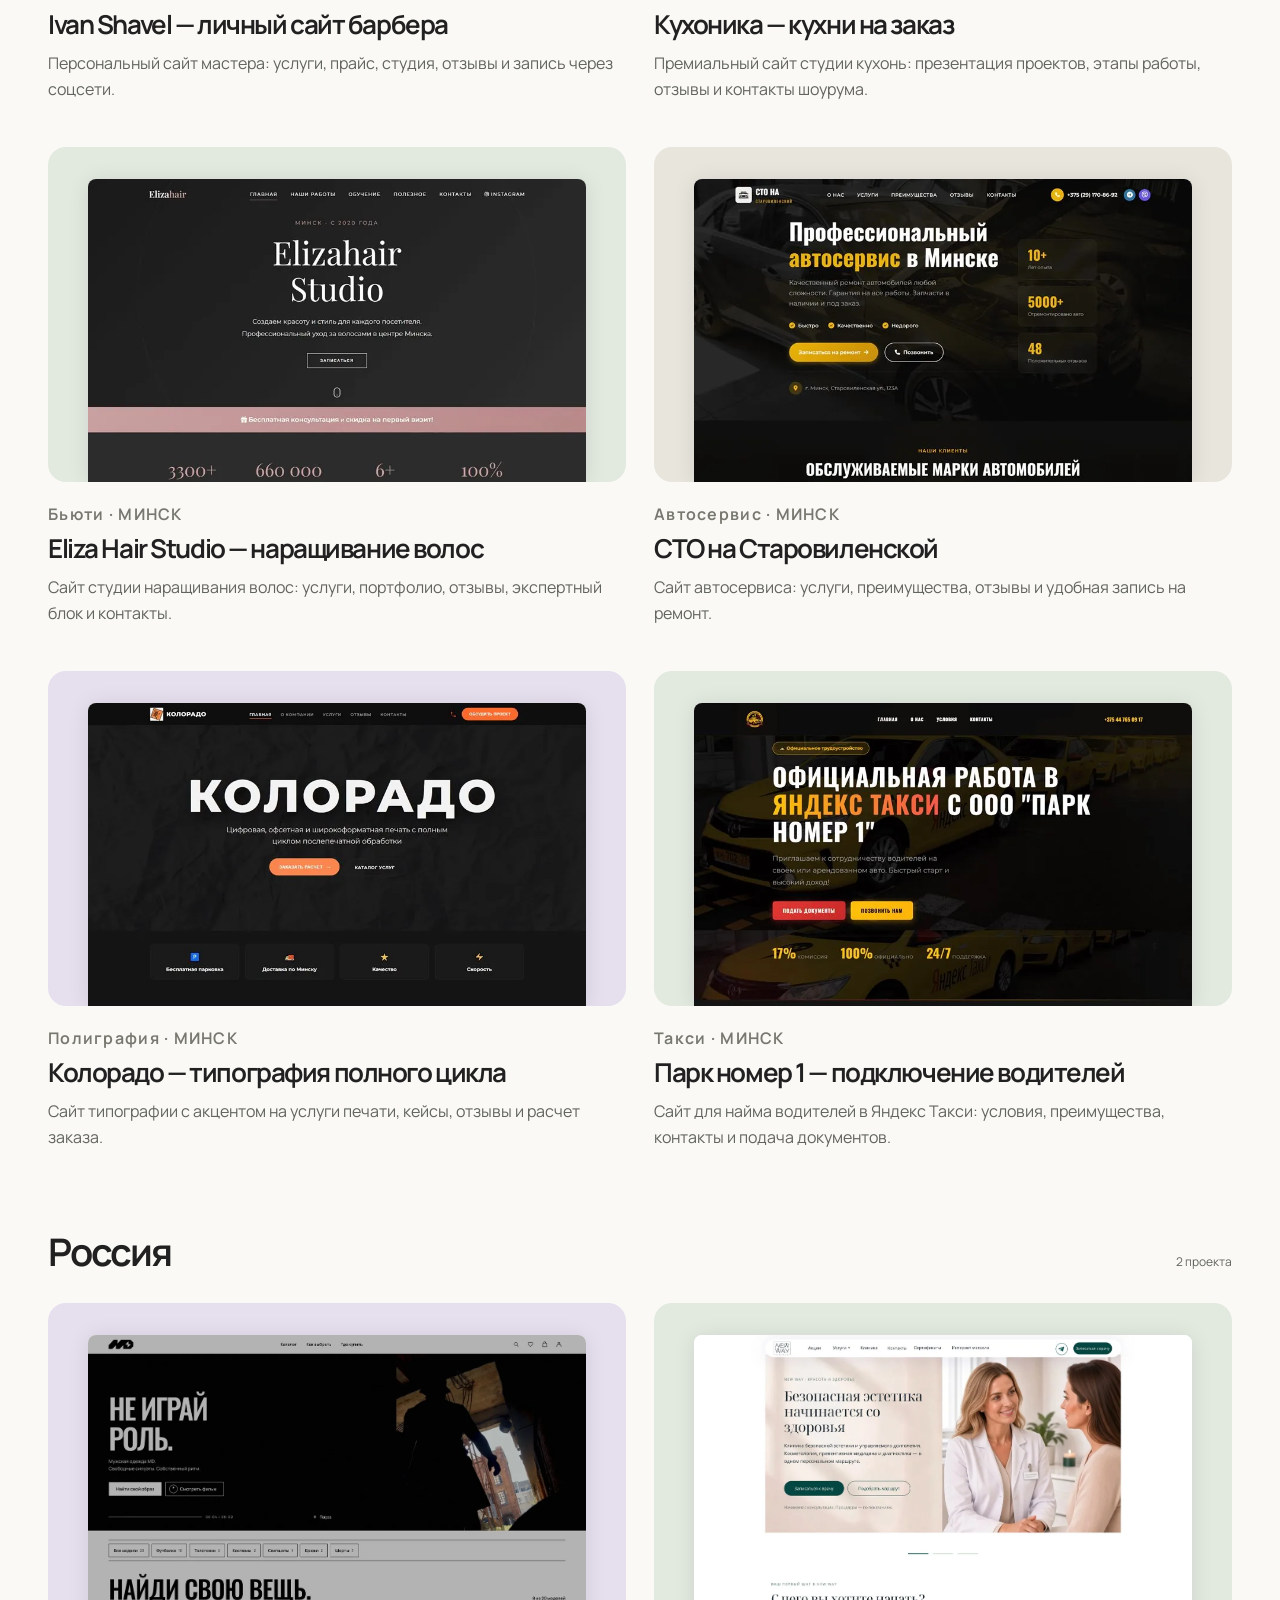
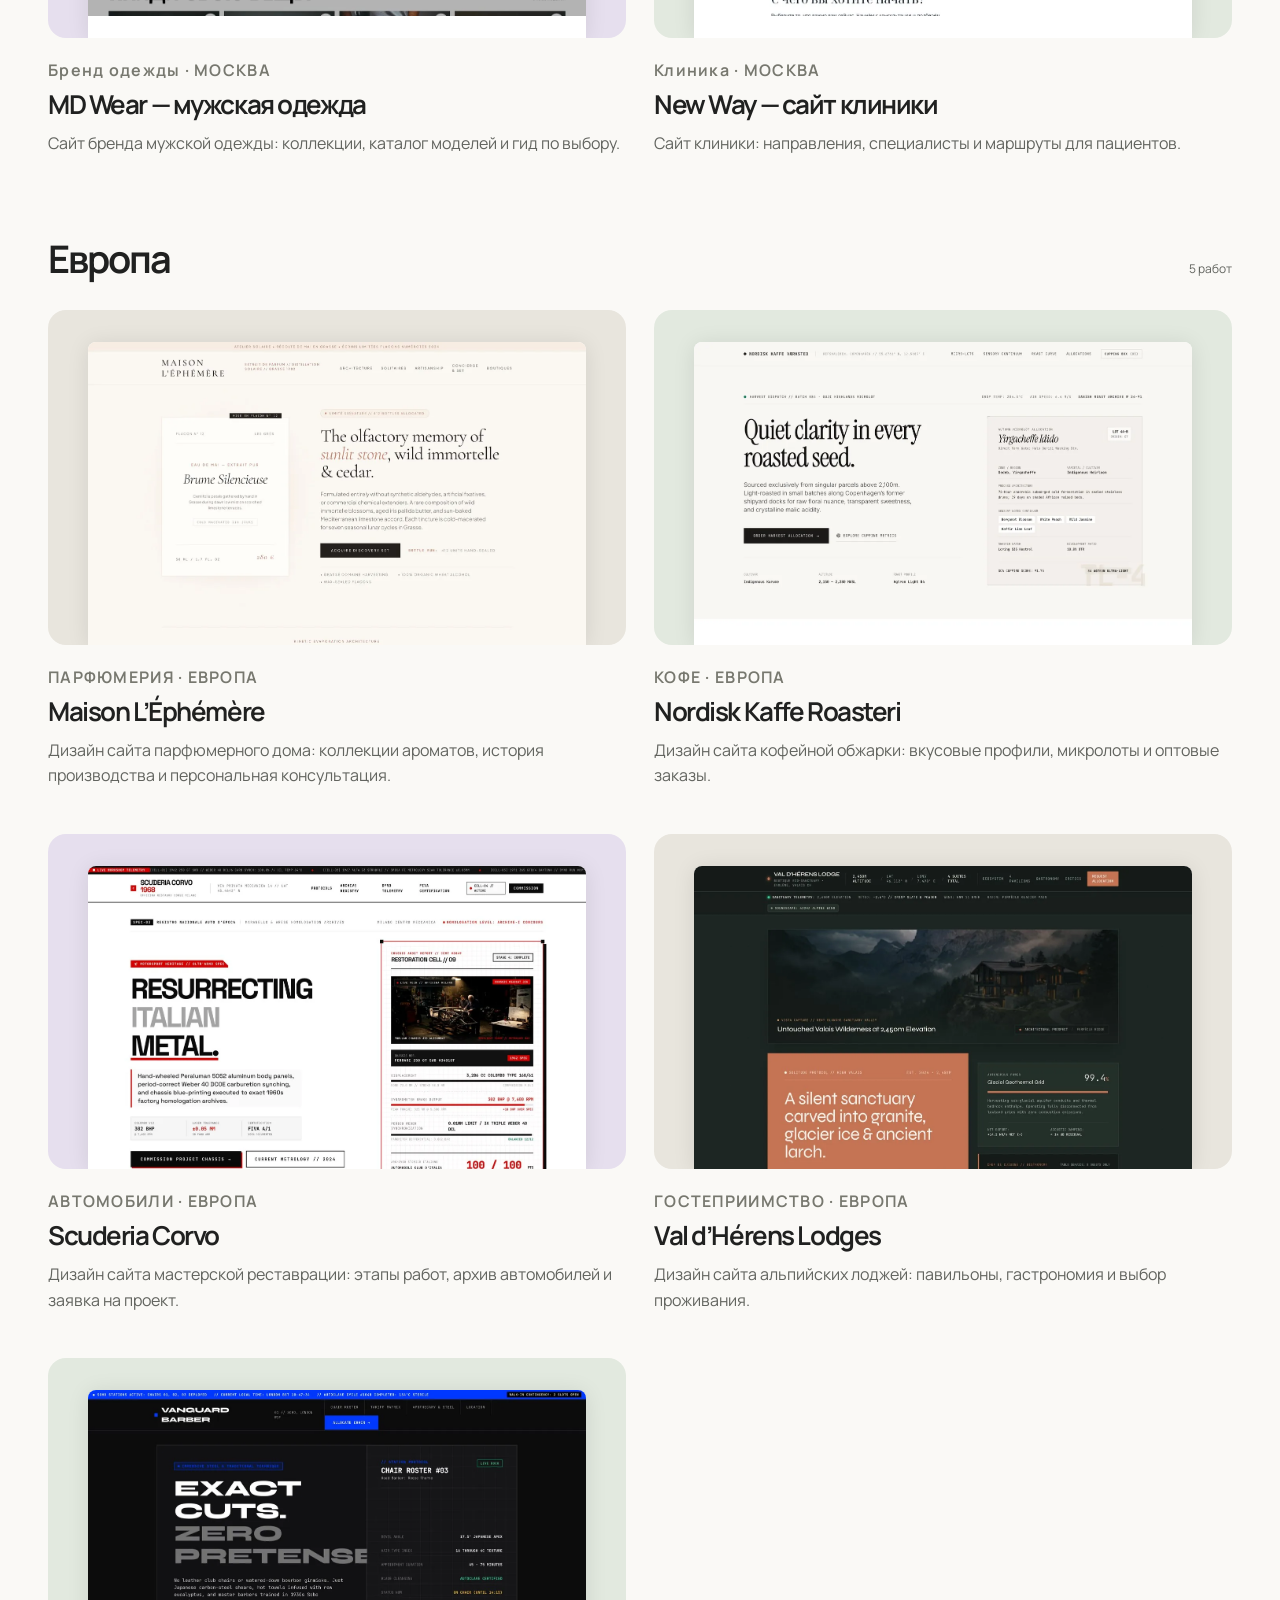
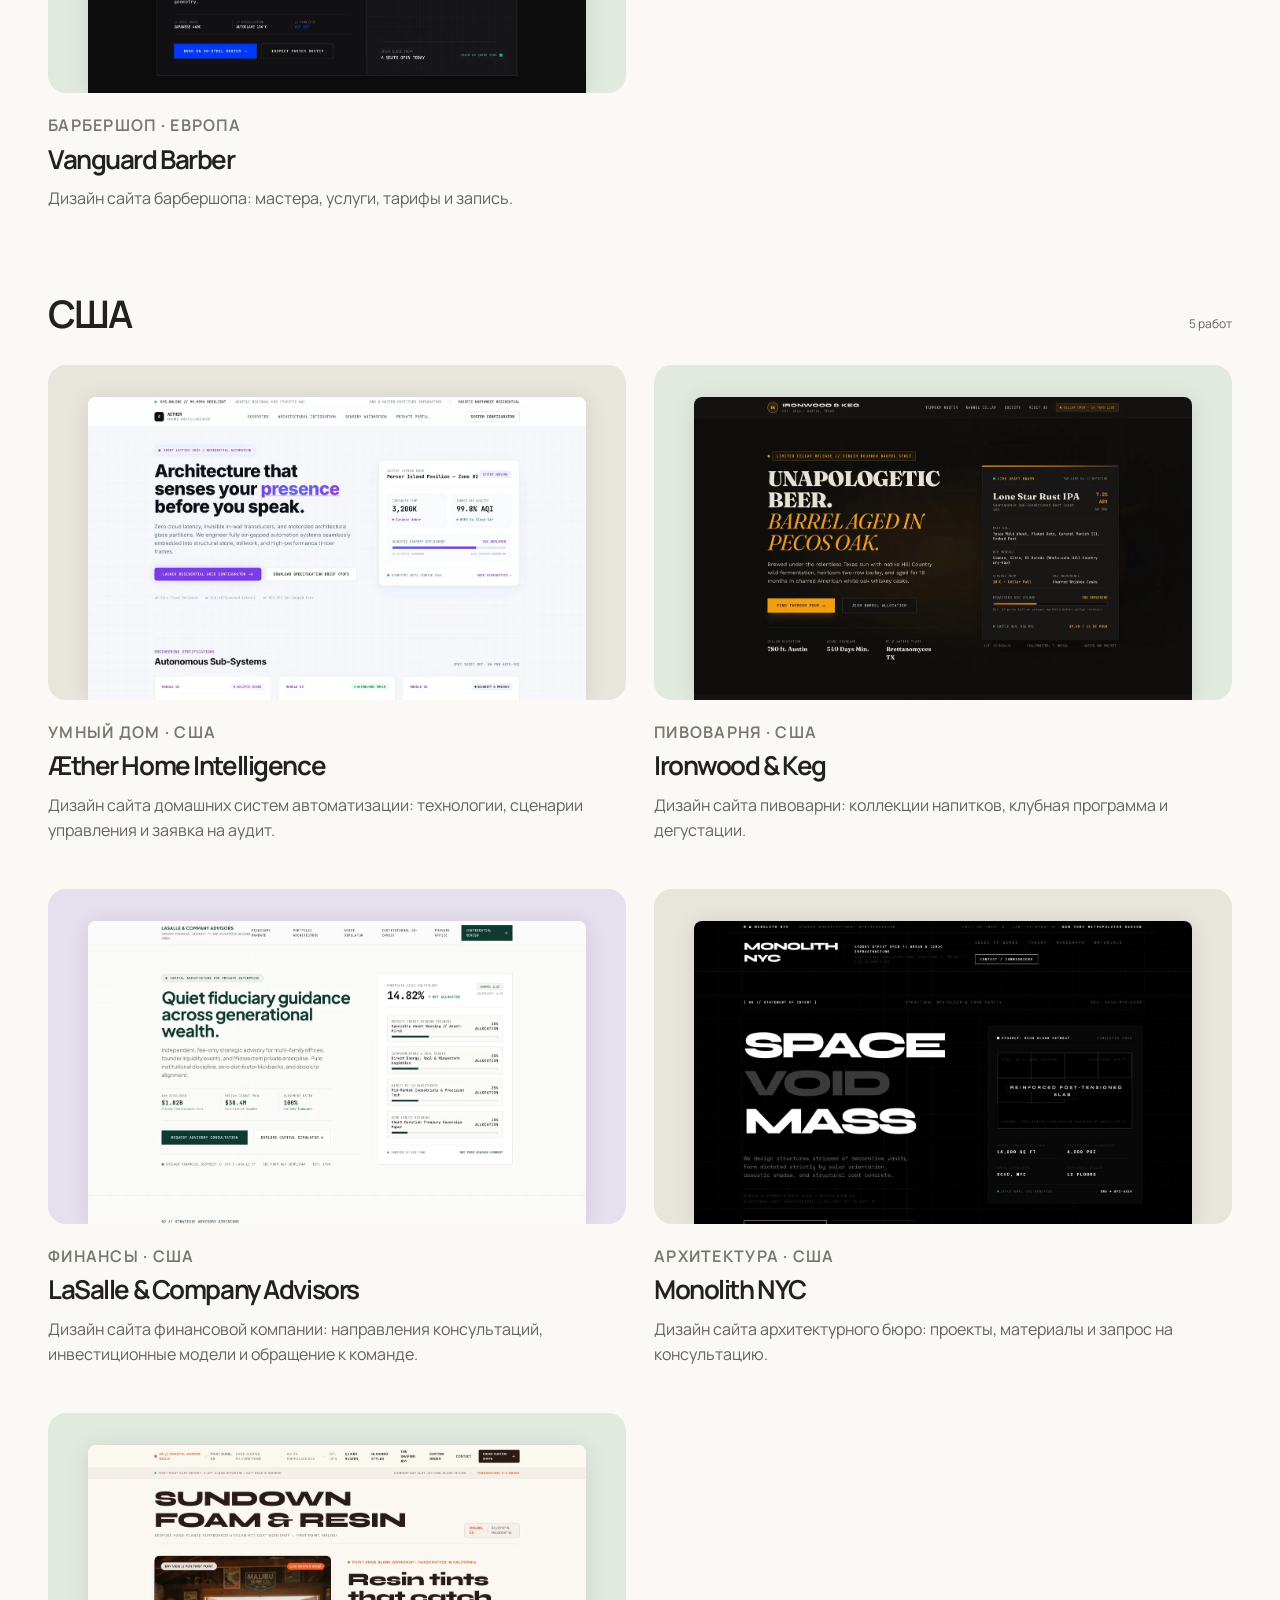
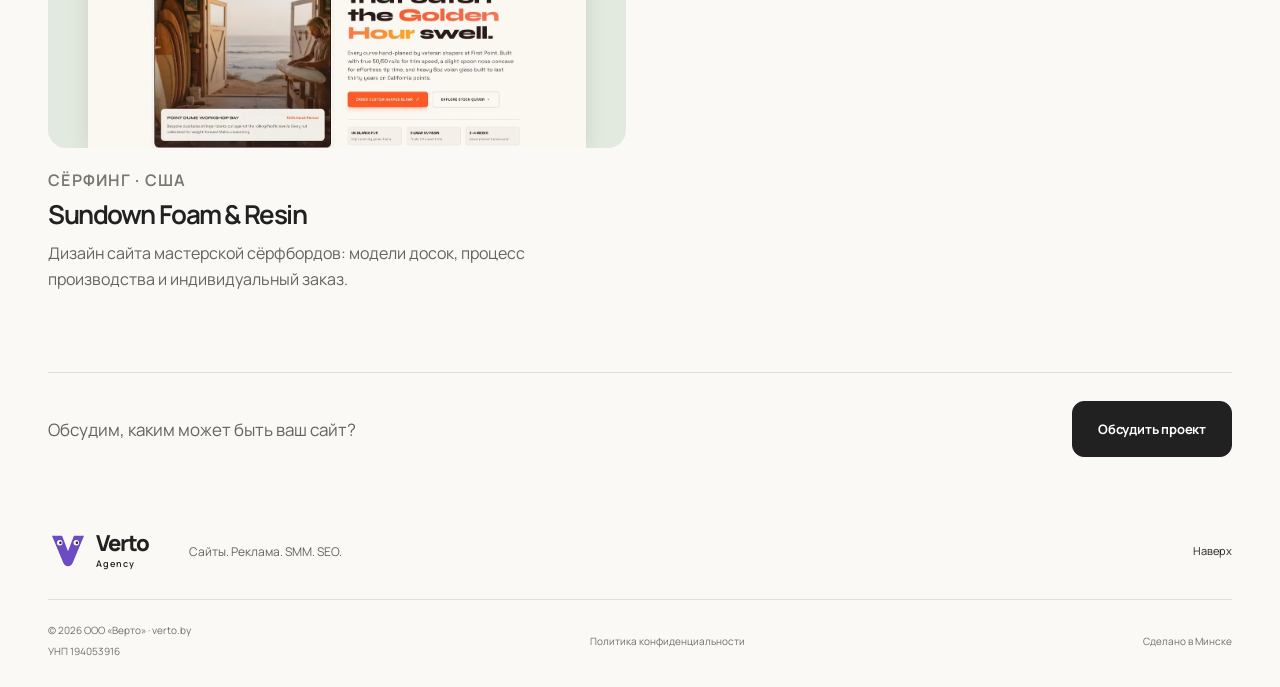
<file: portfolio/index.html>
<!doctype html><html lang="ru" data-base="../"><head><meta charset="utf-8"><meta name="viewport" content="width=device-width, initial-scale=1">
  <title>Работы — Verto Agency</title><meta name="description" content="Портфолио Verto Agency: сайты и дизайн для Беларуси, России, Европы и США."><link rel="canonical" href="https://verto.by/portfolio/"><meta name="theme-color" content="#faf9f6"><link rel="icon" href="../assets/vi.svg"><link rel="preconnect" href="https://fonts.googleapis.com"><link rel="preconnect" href="https://fonts.gstatic.com" crossorigin><link href="https://fonts.googleapis.com/css2?family=Manrope:wght@400;500;600;650;700;750;800&display=swap" rel="stylesheet"><link rel="stylesheet" href="../site.css?v=20261109-contact-icons-1"><script src="../site.js?v=20261109-contact-icons-1" defer></script>
  <!-- Yandex.Metrika counter -->
  <script type="text/javascript">
    if (/^(www\.)?verto\.by$/.test(location.hostname)) {
      (function(m,e,t,r,i,k,a){
        m[i]=m[i]||function(){(m[i].a=m[i].a||[]).push(arguments)};
        m[i].l=1*new Date();
        for (var j=0;j<document.scripts.length;j++){if(document.scripts[j].src===r){return;}}
        k=e.createElement(t),a=e.getElementsByTagName(t)[0],k.async=1,k.src=r,a.parentNode.insertBefore(k,a)
      })(window,document,'script','https://mc.yandex.ru/metrika/tag.js?id=114134032','ym');
      ym(114134032,'init',{ssr:true,webvisor:true,clickmap:true,ecommerce:"dataLayer",referrer:document.referrer,url:location.href,accurateTrackBounce:true,trackLinks:true});
    }
  </script>
  <!-- /Yandex.Metrika counter -->
  <!-- Meta Pixel Code -->
  <script>
    if (/^(www\.)?verto\.by$/.test(location.hostname)) {
      !function(f,b,e,v,n,t,s)
      {if(f.fbq)return;n=f.fbq=function(){n.callMethod?
      n.callMethod.apply(n,arguments):n.queue.push(arguments)};
      if(!f._fbq)f._fbq=n;n.push=n;n.loaded=!0;n.version='2.0';
      n.queue=[];t=b.createElement(e);t.async=!0;
      t.src=v;s=b.getElementsByTagName(e)[0];
      s.parentNode.insertBefore(t,s)}(window,document,'script',
      'https://connect.facebook.net/en_US/fbevents.js');
      fbq('init','1881270919425529');
      fbq('init','2239115797039785');
      fbq('init','1560622969207179');
      fbq('track','PageView');
    }
  </script>
  <!-- End Meta Pixel Code -->
</head><body>
  <noscript><div><img src="https://mc.yandex.ru/watch/114134032" style="position:absolute;left:-9999px;" alt=""></div></noscript>
  <noscript><img height="1" width="1" style="display:none" src="https://www.facebook.com/tr?id=1881270919425529&amp;ev=PageView&amp;noscript=1" alt=""></noscript>
  <noscript><img height="1" width="1" style="display:none" src="https://www.facebook.com/tr?id=2239115797039785&amp;ev=PageView&amp;noscript=1" alt=""></noscript>
  <noscript><img height="1" width="1" style="display:none" src="https://www.facebook.com/tr?id=1560622969207179&amp;ev=PageView&amp;noscript=1" alt=""></noscript>
<a class="skip-link" href="#main">Перейти к содержимому</a><header class="header">
    <a class="brand" href="../" aria-label="Verto Agency — главная"><span class="brand-icon" aria-hidden="true"><img src="../assets/vi.svg" alt=""></span><span class="brand-name">Verto<span>Agency</span></span></a>
    <nav class="navigation" id="navigation" aria-label="Основная навигация"><div class="nav-services"><button class="nav-services-toggle" type="button" aria-expanded="false" aria-controls="services-menu">Услуги</button><div class="services-menu" id="services-menu"><a href="../#services" class="service-menu-link"><span>01</span>Сайт для бизнеса</a><a href="../services/ads/" class="service-menu-link"><span>02</span>Реклама</a><a href="../services/smm/" class="service-menu-link"><span>03</span>SMM и контент</a><a href="../services/seo/" class="service-menu-link"><span>04</span>SEO-аудит</a><a href="../?service=ai#service-ai" class="service-menu-link"><span>05</span>Внедрение ИИ</a></div></div><a href="../#work">Работы</a><a href="../#team">Команда</a><a href="../#process">Как работаем</a></nav>
    <a class="button button-small header-cta" href="../#contact">Обсудить проект </a>
    <button class="menu-button" type="button" aria-controls="navigation" aria-expanded="false" aria-label="Открыть меню"><span></span><span></span></button>
  </header><main id="main" class="portfolio-page wrap"><a class="back-link" href="../"> На главную</a><div class="section-heading"><p class="eyebrow">ПОРТФОЛИО</p><div><h1>Сайты для бизнеса.<br>Разные задачи и характеры.</h1><p class="section-lead">Работы сгруппированы по странам и регионам. Нажмите на превью, чтобы рассмотреть полный дизайн; ссылки на сайты открываются в новой вкладке.</p></div></div><nav class="portfolio-regions" aria-label="Страны и регионы портфолио"><a href="#belarus">Беларусь <span>8</span></a><a href="#russia">Россия <span>2</span></a><a href="#europe">Европа <span>5</span></a><a href="#usa">США <span>5</span></a></nav><section class="portfolio-region" id="belarus" aria-labelledby="belarus-title"><div class="region-heading"><h2 id="belarus-title">Беларусь</h2><p>8 работ</p></div><div class="projects">
<article class="project"><button class="project-image club" type="button" data-project="1" aria-label="Открыть MADMEN — сайт ночного клуба полностью"><span class="project-window"><img width="840" height="2801" src="../portfolio/previews/1.webp" alt="MADMEN — сайт ночного клуба" loading="lazy"></span></button><div class="project-description"><p class="project-category">Клуб · МИНСК</p><h3>MADMEN — сайт ночного клуба</h3><p>Имиджевый сайт клуба в Минске с акцентом на атмосферу, бронирование столов, меню и афишу событий.</p></div></article>
<article class="project"><button class="project-image cleaning" type="button" data-project="2" aria-label="Открыть Lux Cleaning — клининговые услуги полностью"><span class="project-window"><img width="840" height="3147" src="../portfolio/previews/2.webp" alt="Lux Cleaning — клининговые услуги" loading="lazy"></span></button><div class="project-description"><p class="project-category">Клининг · МИНСК</p><h3>Lux Cleaning — клининговые услуги</h3><p>Сервисный сайт клининговой компании: каталог услуг, блок «до/после», отзывы, форма заявки и быстрые контакты.</p></div></article>
<article class="project"><button class="project-image kitchen" type="button" data-project="3" aria-label="Открыть Ivan Shavel — личный сайт барбера полностью"><span class="project-window"><img width="840" height="2296" src="../portfolio/previews/3.webp" alt="Ivan Shavel — личный сайт барбера" loading="lazy"></span></button><div class="project-description"><p class="project-category">Барбер · МИНСК</p><h3>Ivan Shavel — личный сайт барбера</h3><p>Персональный сайт мастера: услуги, прайс, студия, отзывы и запись через соцсети.</p></div></article>
<article class="project"><button class="project-image club" type="button" data-project="4" aria-label="Открыть Кухоника — кухни на заказ полностью"><span class="project-window"><img width="840" height="3403" src="../portfolio/previews/4.webp" alt="Кухоника — кухни на заказ" loading="lazy"></span></button><div class="project-description"><p class="project-category">Интерьеры · МИНСК</p><h3>Кухоника — кухни на заказ</h3><p>Премиальный сайт студии кухонь: презентация проектов, этапы работы, отзывы и контакты шоурума.</p></div></article>
<article class="project"><button class="project-image cleaning" type="button" data-project="5" aria-label="Открыть Eliza Hair Studio — наращивание волос полностью"><span class="project-window"><img width="840" height="3916" src="../portfolio/previews/5.webp" alt="Eliza Hair Studio — наращивание волос" loading="lazy"></span></button><div class="project-description"><p class="project-category">Бьюти · МИНСК</p><h3>Eliza Hair Studio — наращивание волос</h3><p>Сайт студии наращивания волос: услуги, портфолио, отзывы, экспертный блок и контакты.</p></div></article>
<article class="project"><button class="project-image kitchen" type="button" data-project="6" aria-label="Открыть СТО на Старовиленской полностью"><span class="project-window"><img width="840" height="4721" src="../portfolio/previews/6.webp" alt="СТО на Старовиленской" loading="lazy"></span></button><div class="project-description"><p class="project-category">Автосервис · МИНСК</p><h3>СТО на Старовиленской</h3><p>Сайт автосервиса: услуги, преимущества, отзывы и удобная запись на ремонт.</p></div></article>
<article class="project"><button class="project-image club" type="button" data-project="7" aria-label="Открыть Колорадо — типография полного цикла полностью"><span class="project-window"><img width="840" height="3315" src="../portfolio/previews/7.webp" alt="Колорадо — типография полного цикла" loading="lazy"></span></button><div class="project-description"><p class="project-category">Полиграфия · МИНСК</p><h3>Колорадо — типография полного цикла</h3><p>Сайт типографии с акцентом на услуги печати, кейсы, отзывы и расчет заказа.</p></div></article>
<article class="project"><button class="project-image cleaning" type="button" data-project="8" aria-label="Открыть Парк номер 1 — подключение водителей полностью"><span class="project-window"><img width="840" height="2331" src="../portfolio/previews/8.webp" alt="Парк номер 1 — подключение водителей" loading="lazy"></span></button><div class="project-description"><p class="project-category">Такси · МИНСК</p><h3>Парк номер 1 — подключение водителей</h3><p>Сайт для найма водителей в Яндекс Такси: условия, преимущества, контакты и подача документов.</p></div></article>
</div></section><section class="portfolio-region" id="russia" aria-labelledby="russia-title"><div class="region-heading"><h2 id="russia-title">Россия</h2><p>2 проекта</p></div><div class="projects">
<article class="project"><button class="project-image club" type="button" data-project="19" aria-label="Открыть MD Wear — мужская одежда полностью"><span class="project-window"><img src="../portfolio/previews/md-wear.webp" width="1265" height="712" alt="MD Wear — мужская одежда" loading="lazy"></span></button><div class="project-description"><p class="project-category">Бренд одежды · МОСКВА</p><h3>MD Wear — мужская одежда</h3><p>Сайт бренда мужской одежды: коллекции, каталог моделей и гид по выбору.</p></div></article>
<article class="project"><button class="project-image cleaning" type="button" data-project="20" aria-label="Открыть New Way — клиника полностью"><span class="project-window"><img src="../portfolio/previews/new-way.webp" width="1265" height="712" alt="New Way — сайт клиники" loading="lazy"></span></button><div class="project-description"><p class="project-category">Клиника · МОСКВА</p><h3>New Way — сайт клиники</h3><p>Сайт клиники: направления, специалисты и маршруты для пациентов.</p></div></article>
</div></section><section class="portfolio-region" id="europe" aria-labelledby="europe-title"><div class="region-heading"><h2 id="europe-title">Европа</h2><p>5 работ</p></div><div class="projects">
<article class="project"><button class="project-image kitchen" type="button" data-project="9" aria-label="Открыть Maison L’Éphémère — полный дизайн"><span class="project-window"><img width="1265" height="3974" src="../portfolio/previews/9.webp" alt="Дизайн сайта Maison L’Éphémère" loading="lazy"></span></button><div class="project-description"><p class="project-category">ПАРФЮМЕРИЯ · ЕВРОПА</p><h3>Maison L’Éphémère</h3><p>Дизайн сайта парфюмерного дома: коллекции ароматов, история производства и персональная консультация.</p></div></article>
<article class="project"><button class="project-image cleaning" type="button" data-project="10" aria-label="Открыть Nordisk Kaffe Roasteri — полный дизайн"><span class="project-window"><img width="1265" height="4494" src="../portfolio/previews/10.webp" alt="Дизайн сайта Nordisk Kaffe Roasteri" loading="lazy"></span></button><div class="project-description"><p class="project-category">КОФЕ · ЕВРОПА</p><h3>Nordisk Kaffe Roasteri</h3><p>Дизайн сайта кофейной обжарки: вкусовые профили, микролоты и оптовые заказы.</p></div></article>
<article class="project"><button class="project-image club" type="button" data-project="11" aria-label="Открыть Scuderia Corvo — полный дизайн"><span class="project-window"><img width="1265" height="4540" src="../portfolio/previews/11.webp" alt="Дизайн сайта Scuderia Corvo" loading="lazy"></span></button><div class="project-description"><p class="project-category">АВТОМОБИЛИ · ЕВРОПА</p><h3>Scuderia Corvo</h3><p>Дизайн сайта мастерской реставрации: этапы работ, архив автомобилей и заявка на проект.</p></div></article>
<article class="project"><button class="project-image kitchen" type="button" data-project="12" aria-label="Открыть Val d’Hérens Lodges — полный дизайн"><span class="project-window"><img width="1265" height="5701" src="../portfolio/previews/12.webp" alt="Дизайн сайта Val d’Hérens Lodges" loading="lazy"></span></button><div class="project-description"><p class="project-category">ГОСТЕПРИИМСТВО · ЕВРОПА</p><h3>Val d’Hérens Lodges</h3><p>Дизайн сайта альпийских лоджей: павильоны, гастрономия и выбор проживания.</p></div></article>
<article class="project"><button class="project-image cleaning" type="button" data-project="13" aria-label="Открыть Vanguard Barber — полный дизайн"><span class="project-window"><img width="1265" height="4115" src="../portfolio/previews/13.webp" alt="Дизайн сайта Vanguard Barber" loading="lazy"></span></button><div class="project-description"><p class="project-category">БАРБЕРШОП · ЕВРОПА</p><h3>Vanguard Barber</h3><p>Дизайн сайта барбершопа: мастера, услуги, тарифы и запись.</p></div></article>
</div></section><section class="portfolio-region" id="usa" aria-labelledby="usa-title"><div class="region-heading"><h2 id="usa-title">США</h2><p>5 работ</p></div><div class="projects">
<article class="project"><button class="project-image kitchen" type="button" data-project="14" aria-label="Открыть Æther Home Intelligence — полный дизайн"><span class="project-window"><img width="1265" height="3215" src="../portfolio/previews/14.webp" alt="Дизайн сайта Æther Home Intelligence" loading="lazy"></span></button><div class="project-description"><p class="project-category">УМНЫЙ ДОМ · США</p><h3>Æther Home Intelligence</h3><p>Дизайн сайта домашних систем автоматизации: технологии, сценарии управления и заявка на аудит.</p></div></article>
<article class="project"><button class="project-image cleaning" type="button" data-project="15" aria-label="Открыть Ironwood &amp; Keg — полный дизайн"><span class="project-window"><img width="1265" height="4002" src="../portfolio/previews/15.webp" alt="Дизайн сайта Ironwood &amp; Keg" loading="lazy"></span></button><div class="project-description"><p class="project-category">ПИВОВАРНЯ · США</p><h3>Ironwood &amp; Keg</h3><p>Дизайн сайта пивоварни: коллекции напитков, клубная программа и дегустации.</p></div></article>
<article class="project"><button class="project-image club" type="button" data-project="16" aria-label="Открыть LaSalle &amp; Company Advisors — полный дизайн"><span class="project-window"><img width="1265" height="3262" src="../portfolio/previews/16.webp" alt="Дизайн сайта LaSalle &amp; Company Advisors" loading="lazy"></span></button><div class="project-description"><p class="project-category">ФИНАНСЫ · США</p><h3>LaSalle &amp; Company Advisors</h3><p>Дизайн сайта финансовой компании: направления консультаций, инвестиционные модели и обращение к команде.</p></div></article>
<article class="project"><button class="project-image kitchen" type="button" data-project="17" aria-label="Открыть Monolith NYC — полный дизайн"><span class="project-window"><img width="1265" height="4072" src="../portfolio/previews/17.webp" alt="Дизайн сайта Monolith NYC" loading="lazy"></span></button><div class="project-description"><p class="project-category">АРХИТЕКТУРА · США</p><h3>Monolith NYC</h3><p>Дизайн сайта архитектурного бюро: проекты, материалы и запрос на консультацию.</p></div></article>
<article class="project"><button class="project-image cleaning" type="button" data-project="18" aria-label="Открыть Sundown Foam &amp; Resin — полный дизайн"><span class="project-window"><img width="1265" height="3312" src="../portfolio/previews/18.webp" alt="Дизайн сайта Sundown Foam &amp; Resin" loading="lazy"></span></button><div class="project-description"><p class="project-category">СЁРФИНГ · США</p><h3>Sundown Foam &amp; Resin</h3><p>Дизайн сайта мастерской сёрфбордов: модели досок, процесс производства и индивидуальный заказ.</p></div></article>
</div></section><div class="work-footer"><p>Обсудим, каким может быть ваш сайт?</p><a class="button" href="../#contact">Обсудить проект </a></div></main><footer class="footer wrap"><div class="footer-top"><a class="brand" href="../" aria-label="Verto Agency — главная"><span class="brand-icon" aria-hidden="true"><img src="../assets/vi.svg" alt=""></span><span class="brand-name">Verto<span>Agency</span></span></a><p>Сайты. Реклама. SMM. SEO.</p><a class="back-top" href="../#main">Наверх </a></div><div class="footer-bottom"><span>© <span id="year">2026</span> ООО «Верто» · <a href="https://verto.by/">verto.by</a><span class="footer-unp">УНП 194053916</span></span><a href="../privacy-policy/">Политика конфиденциальности</a><span>Сделано в Минске</span></div></footer><dialog id="project-dialog" aria-labelledby="project-dialog-title"><div class="dialog-bar"><h2 id="project-dialog-title">Просмотр проекта</h2><button class="dialog-close" type="button" aria-label="Закрыть просмотр">✕</button></div><div class="dialog-content"><img id="project-full-image" alt=""></div></dialog></body></html>
</file>
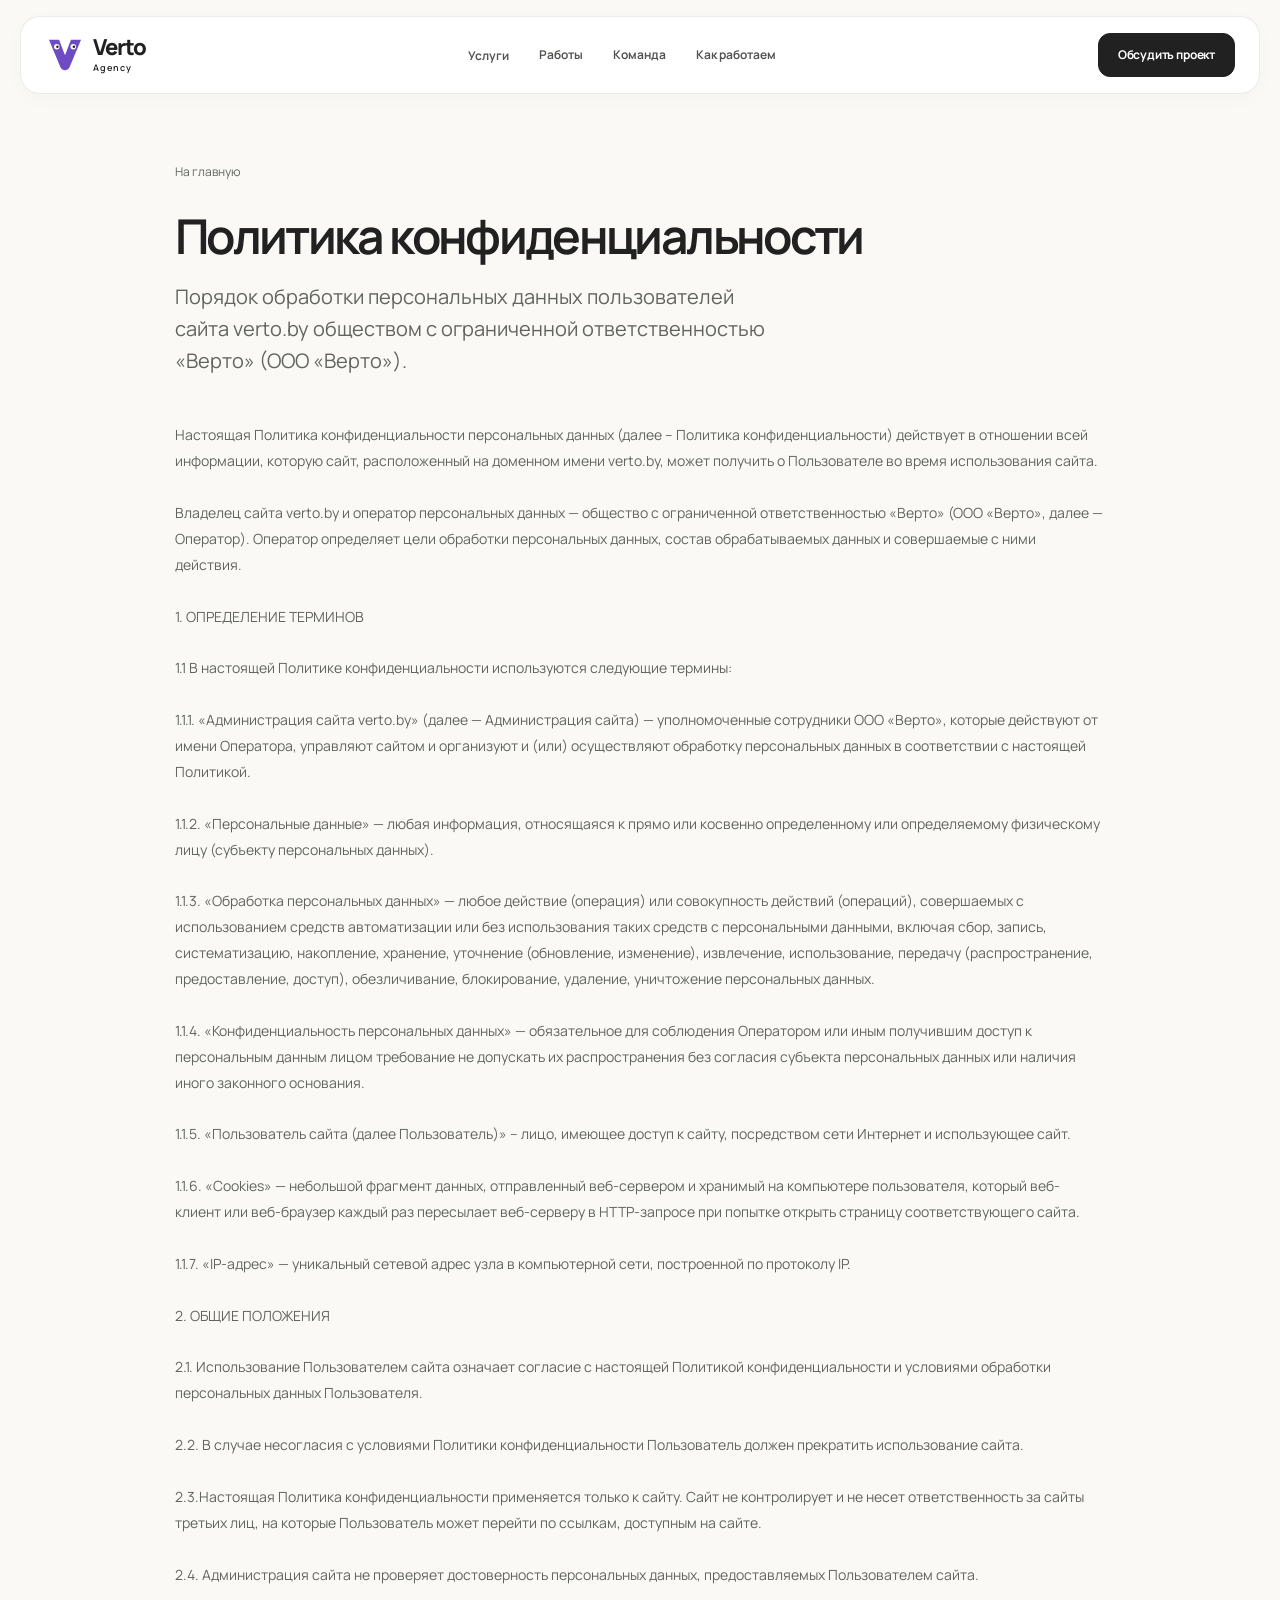
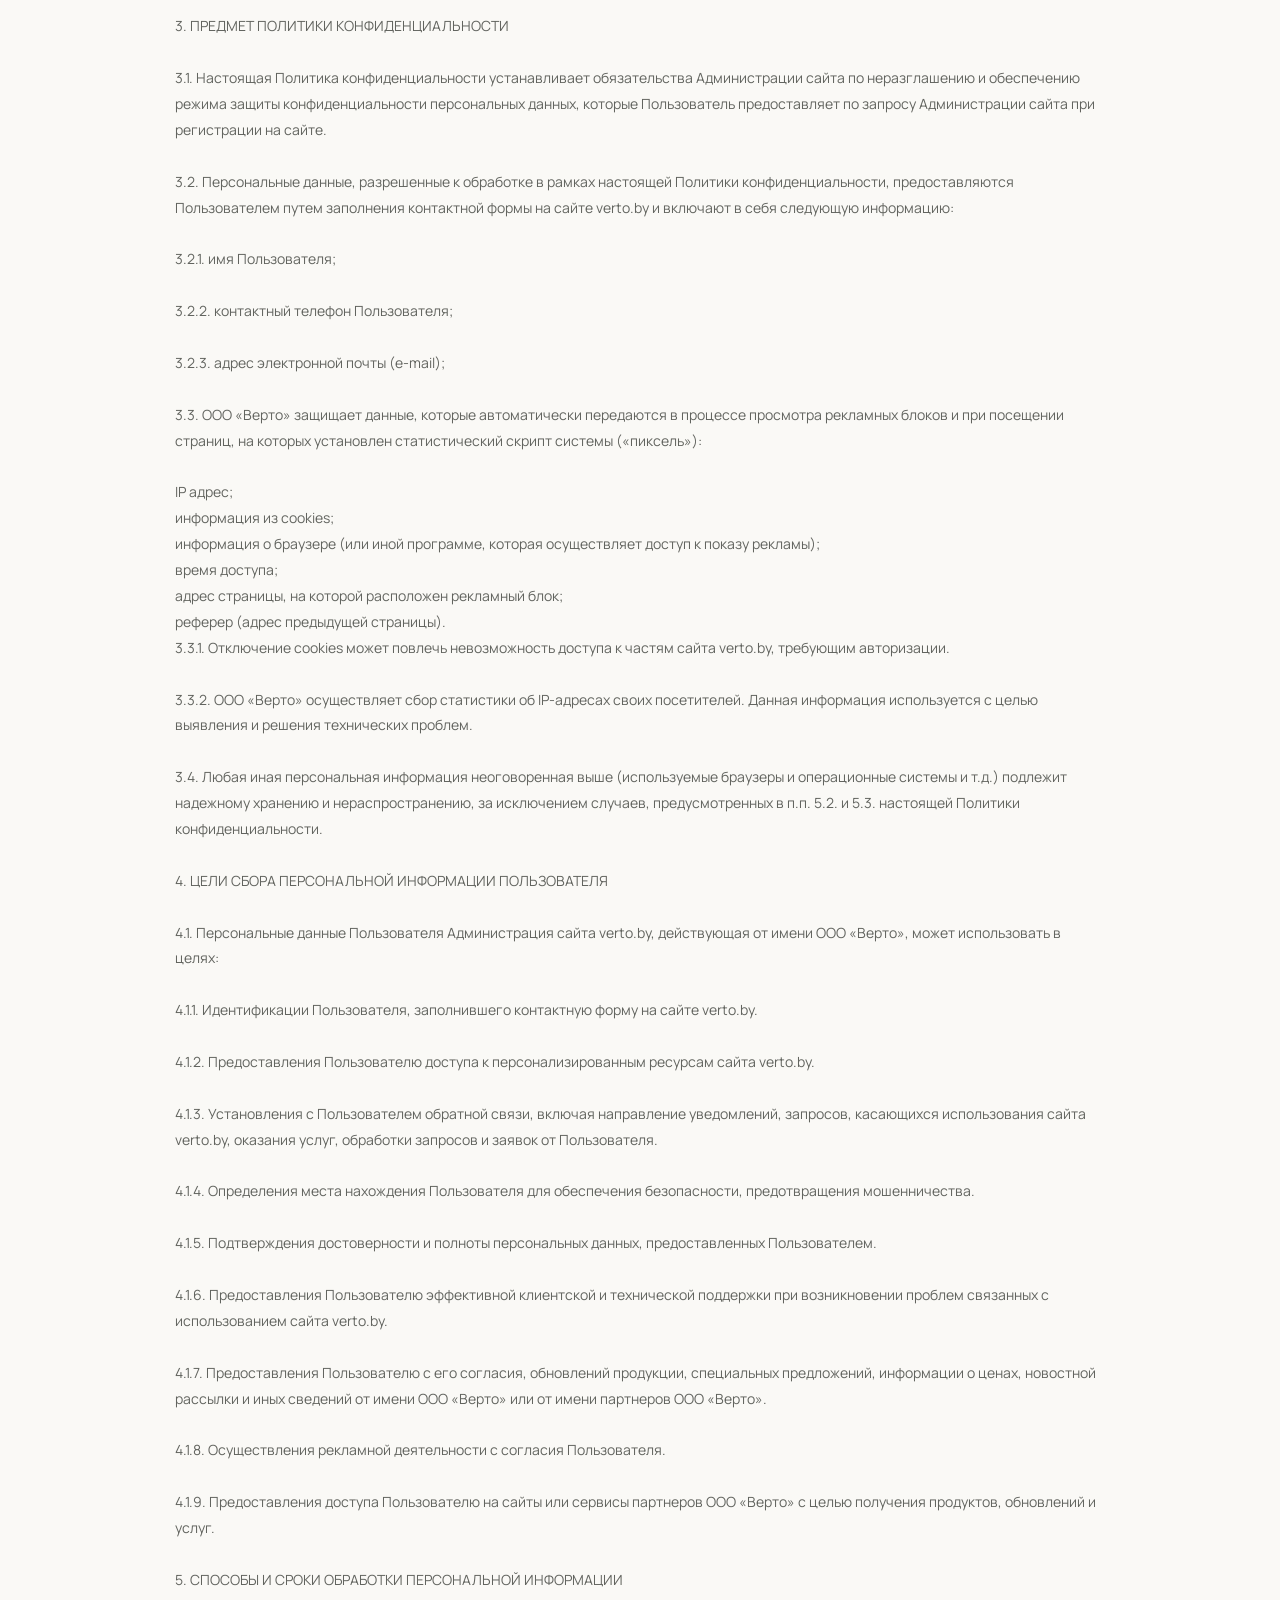
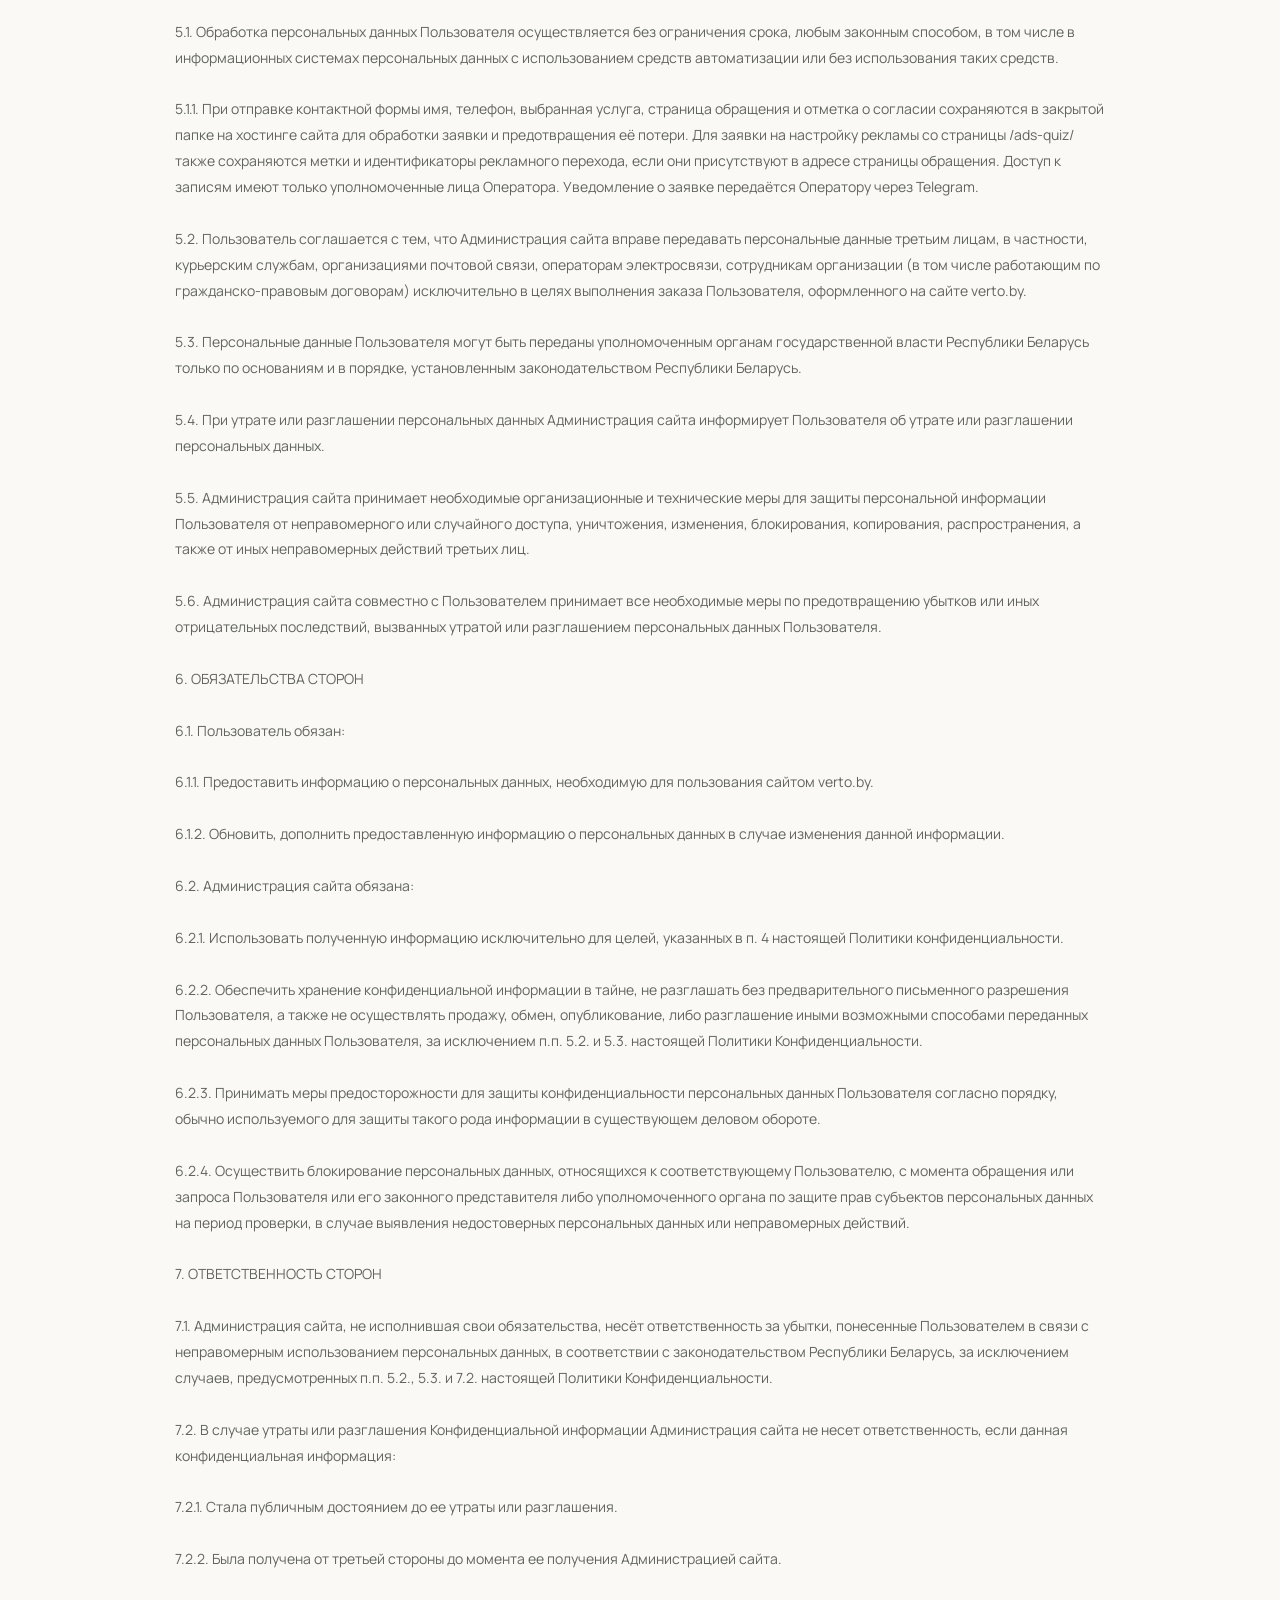
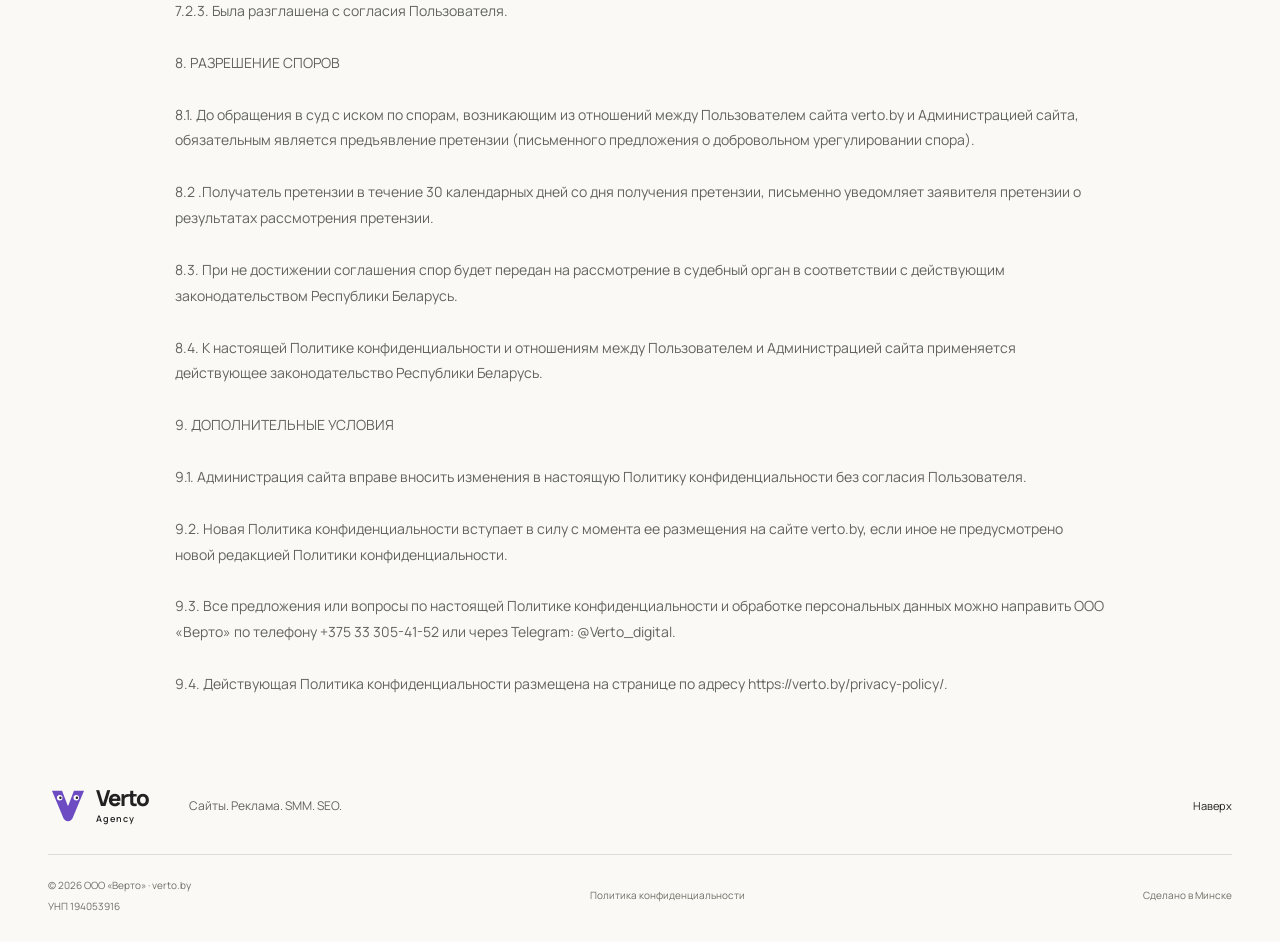
<file: privacy-policy/index.html>
<!doctype html><html lang="ru" data-base="../"><head><meta charset="utf-8"><meta name="viewport" content="width=device-width, initial-scale=1">
  <title>Политика конфиденциальности — ООО «Верто»</title><meta name="description" content="Порядок обработки персональных данных пользователей сайта verto.by обществом с ограниченной ответственностью «Верто» (ООО «Верто»)."><link rel="canonical" href="https://verto.by/privacy-policy/"><meta name="theme-color" content="#faf9f6"><link rel="icon" href="../assets/vi.svg"><link rel="preconnect" href="https://fonts.googleapis.com"><link rel="preconnect" href="https://fonts.gstatic.com" crossorigin><link href="https://fonts.googleapis.com/css2?family=Manrope:wght@400;500;600;650;700;750;800&display=swap" rel="stylesheet"><link rel="stylesheet" href="../site.css?v=20261109-contact-icons-1"><script src="../site.js?v=20261109-contact-icons-1" defer></script>
  <!-- Yandex.Metrika counter -->
  <script type="text/javascript">
    if (/^(www\.)?verto\.by$/.test(location.hostname)) {
      (function(m,e,t,r,i,k,a){
        m[i]=m[i]||function(){(m[i].a=m[i].a||[]).push(arguments)};
        m[i].l=1*new Date();
        for (var j=0;j<document.scripts.length;j++){if(document.scripts[j].src===r){return;}}
        k=e.createElement(t),a=e.getElementsByTagName(t)[0],k.async=1,k.src=r,a.parentNode.insertBefore(k,a)
      })(window,document,'script','https://mc.yandex.ru/metrika/tag.js?id=114134032','ym');
      ym(114134032,'init',{ssr:true,webvisor:true,clickmap:true,ecommerce:"dataLayer",referrer:document.referrer,url:location.href,accurateTrackBounce:true,trackLinks:true});
    }
  </script>
  <!-- /Yandex.Metrika counter -->
  <!-- Meta Pixel Code -->
  <script>
    if (/^(www\.)?verto\.by$/.test(location.hostname)) {
      !function(f,b,e,v,n,t,s)
      {if(f.fbq)return;n=f.fbq=function(){n.callMethod?
      n.callMethod.apply(n,arguments):n.queue.push(arguments)};
      if(!f._fbq)f._fbq=n;n.push=n;n.loaded=!0;n.version='2.0';
      n.queue=[];t=b.createElement(e);t.async=!0;
      t.src=v;s=b.getElementsByTagName(e)[0];
      s.parentNode.insertBefore(t,s)}(window,document,'script',
      'https://connect.facebook.net/en_US/fbevents.js');
      fbq('init','1881270919425529');
      fbq('init','2239115797039785');
      fbq('init','1560622969207179');
      fbq('track','PageView');
    }
  </script>
  <!-- End Meta Pixel Code -->
</head><body>
  <noscript><div><img src="https://mc.yandex.ru/watch/114134032" style="position:absolute;left:-9999px;" alt=""></div></noscript>
  <noscript><img height="1" width="1" style="display:none" src="https://www.facebook.com/tr?id=1881270919425529&amp;ev=PageView&amp;noscript=1" alt=""></noscript>
  <noscript><img height="1" width="1" style="display:none" src="https://www.facebook.com/tr?id=2239115797039785&amp;ev=PageView&amp;noscript=1" alt=""></noscript>
  <noscript><img height="1" width="1" style="display:none" src="https://www.facebook.com/tr?id=1560622969207179&amp;ev=PageView&amp;noscript=1" alt=""></noscript>
<a class="skip-link" href="#main">Перейти к содержимому</a><header class="header">
    <a class="brand" href="../" aria-label="Verto Agency — главная"><span class="brand-icon" aria-hidden="true"><img src="../assets/vi.svg" alt=""></span><span class="brand-name">Verto<span>Agency</span></span></a>
    <nav class="navigation" id="navigation" aria-label="Основная навигация"><div class="nav-services"><button class="nav-services-toggle" type="button" aria-expanded="false" aria-controls="services-menu">Услуги</button><div class="services-menu" id="services-menu"><a href="../#services" class="service-menu-link"><span>01</span>Сайт для бизнеса</a><a href="../services/ads/" class="service-menu-link"><span>02</span>Реклама</a><a href="../services/smm/" class="service-menu-link"><span>03</span>SMM и контент</a><a href="../services/seo/" class="service-menu-link"><span>04</span>SEO-аудит</a><a href="../?service=ai#service-ai" class="service-menu-link"><span>05</span>Внедрение ИИ</a></div></div><a href="../#work">Работы</a><a href="../#team">Команда</a><a href="../#process">Как работаем</a></nav>
    <a class="button button-small header-cta" href="../#contact">Обсудить проект </a>
    <button class="menu-button" type="button" aria-controls="navigation" aria-expanded="false" aria-label="Открыть меню"><span></span><span></span></button>
  </header><main id="main" class="policy-page wrap"><a class="back-link" href="../"> На главную</a><h1>Политика конфиденциальности</h1><p class="section-lead">Порядок обработки персональных данных пользователей сайта verto.by обществом с ограниченной ответственностью «Верто» (ООО «Верто»).</p><div class="policy-text">Настоящая Политика конфиденциальности персональных данных (далее – Политика конфиденциальности) действует в отношении всей информации, которую сайт, расположенный на доменном имени verto.by, может получить о Пользователе во время использования сайта.

Владелец сайта verto.by и оператор персональных данных — общество с ограниченной ответственностью «Верто» (ООО «Верто», далее — Оператор). Оператор определяет цели обработки персональных данных, состав обрабатываемых данных и совершаемые с ними действия.

1. ОПРЕДЕЛЕНИЕ ТЕРМИНОВ

1.1 В настоящей Политике конфиденциальности используются следующие термины:

1.1.1. «Администрация сайта verto.by» (далее — Администрация сайта) — уполномоченные сотрудники ООО «Верто», которые действуют от имени Оператора, управляют сайтом и организуют и (или) осуществляют обработку персональных данных в соответствии с настоящей Политикой.

1.1.2. «Персональные данные» — любая информация, относящаяся к прямо или косвенно определенному или определяемому физическому лицу (субъекту персональных данных).

1.1.3. «Обработка персональных данных» — любое действие (операция) или совокупность действий (операций), совершаемых с использованием средств автоматизации или без использования таких средств с персональными данными, включая сбор, запись, систематизацию, накопление, хранение, уточнение (обновление, изменение), извлечение, использование, передачу (распространение, предоставление, доступ), обезличивание, блокирование, удаление, уничтожение персональных данных.

1.1.4. «Конфиденциальность персональных данных» — обязательное для соблюдения Оператором или иным получившим доступ к персональным данным лицом требование не допускать их распространения без согласия субъекта персональных данных или наличия иного законного основания.

1.1.5. «Пользователь сайта (далее Пользователь)» – лицо, имеющее доступ к сайту, посредством сети Интернет и использующее сайт.

1.1.6. «Cookies» — небольшой фрагмент данных, отправленный веб-сервером и хранимый на компьютере пользователя, который веб-клиент или веб-браузер каждый раз пересылает веб-серверу в HTTP-запросе при попытке открыть страницу соответствующего сайта.

1.1.7. «IP-адрес» — уникальный сетевой адрес узла в компьютерной сети, построенной по протоколу IP.

2. ОБЩИЕ ПОЛОЖЕНИЯ

2.1. Использование Пользователем сайта означает согласие с настоящей Политикой конфиденциальности и условиями обработки персональных данных Пользователя.

2.2. В случае несогласия с условиями Политики конфиденциальности Пользователь должен прекратить использование сайта.

2.3.Настоящая Политика конфиденциальности применяется только к сайту. Сайт не контролирует и не несет ответственность за сайты третьих лиц, на которые Пользователь может перейти по ссылкам, доступным на сайте.

2.4. Администрация сайта не проверяет достоверность персональных данных, предоставляемых Пользователем сайта.

3. ПРЕДМЕТ ПОЛИТИКИ КОНФИДЕНЦИАЛЬНОСТИ

3.1. Настоящая Политика конфиденциальности устанавливает обязательства Администрации сайта по неразглашению и обеспечению режима защиты конфиденциальности персональных данных, которые Пользователь предоставляет по запросу Администрации сайта при регистрации на сайте.

3.2. Персональные данные, разрешенные к обработке в рамках настоящей Политики конфиденциальности, предоставляются Пользователем путем заполнения контактной формы на сайте verto.by и включают в себя следующую информацию:

3.2.1. имя Пользователя;

3.2.2. контактный телефон Пользователя;

3.2.3. адрес электронной почты (e-mail);

3.3. ООО «Верто» защищает данные, которые автоматически передаются в процессе просмотра рекламных блоков и при посещении страниц, на которых установлен статистический скрипт системы («пиксель»):

IP адрес;
информация из cookies;
информация о браузере (или иной программе, которая осуществляет доступ к показу рекламы);
время доступа;
адрес страницы, на которой расположен рекламный блок;
реферер (адрес предыдущей страницы).
3.3.1. Отключение cookies может повлечь невозможность доступа к частям сайта verto.by, требующим авторизации.

3.3.2. ООО «Верто» осуществляет сбор статистики об IP-адресах своих посетителей. Данная информация используется с целью выявления и решения технических проблем.

3.4. Любая иная персональная информация неоговоренная выше (используемые браузеры и операционные системы и т.д.) подлежит надежному хранению и нераспространению, за исключением случаев, предусмотренных в п.п. 5.2. и 5.3. настоящей Политики конфиденциальности.

4. ЦЕЛИ СБОРА ПЕРСОНАЛЬНОЙ ИНФОРМАЦИИ ПОЛЬЗОВАТЕЛЯ

4.1. Персональные данные Пользователя Администрация сайта verto.by, действующая от имени ООО «Верто», может использовать в целях:

4.1.1. Идентификации Пользователя, заполнившего контактную форму на сайте verto.by.

4.1.2. Предоставления Пользователю доступа к персонализированным ресурсам сайта verto.by.

4.1.3. Установления с Пользователем обратной связи, включая направление уведомлений, запросов, касающихся использования сайта verto.by, оказания услуг, обработки запросов и заявок от Пользователя.

4.1.4. Определения места нахождения Пользователя для обеспечения безопасности, предотвращения мошенничества.

4.1.5. Подтверждения достоверности и полноты персональных данных, предоставленных Пользователем.

4.1.6. Предоставления Пользователю эффективной клиентской и технической поддержки при возникновении проблем связанных с использованием сайта verto.by.

4.1.7. Предоставления Пользователю с его согласия, обновлений продукции, специальных предложений, информации о ценах, новостной рассылки и иных сведений от имени ООО «Верто» или от имени партнеров ООО «Верто».

4.1.8. Осуществления рекламной деятельности с согласия Пользователя.

4.1.9. Предоставления доступа Пользователю на сайты или сервисы партнеров ООО «Верто» с целью получения продуктов, обновлений и услуг.

5. СПОСОБЫ И СРОКИ ОБРАБОТКИ ПЕРСОНАЛЬНОЙ ИНФОРМАЦИИ

5.1. Обработка персональных данных Пользователя осуществляется без ограничения срока, любым законным способом, в том числе в информационных системах персональных данных с использованием средств автоматизации или без использования таких средств.

5.1.1. При отправке контактной формы имя, телефон, выбранная услуга, страница обращения и отметка о согласии сохраняются в закрытой папке на хостинге сайта для обработки заявки и предотвращения её потери. Для заявки на настройку рекламы со страницы /ads-quiz/ также сохраняются метки и идентификаторы рекламного перехода, если они присутствуют в адресе страницы обращения. Доступ к записям имеют только уполномоченные лица Оператора. Уведомление о заявке передаётся Оператору через Telegram.

5.2. Пользователь соглашается с тем, что Администрация сайта вправе передавать персональные данные третьим лицам, в частности, курьерским службам, организациями почтовой связи, операторам электросвязи, сотрудникам организации (в том числе работающим по гражданско-правовым договорам) исключительно в целях выполнения заказа Пользователя, оформленного на сайте verto.by.

5.3. Персональные данные Пользователя могут быть переданы уполномоченным органам государственной власти Республики Беларусь только по основаниям и в порядке, установленным законодательством Республики Беларусь.

5.4. При утрате или разглашении персональных данных Администрация сайта информирует Пользователя об утрате или разглашении персональных данных.

5.5. Администрация сайта принимает необходимые организационные и технические меры для защиты персональной информации Пользователя от неправомерного или случайного доступа, уничтожения, изменения, блокирования, копирования, распространения, а также от иных неправомерных действий третьих лиц.

5.6. Администрация сайта совместно с Пользователем принимает все необходимые меры по предотвращению убытков или иных отрицательных последствий, вызванных утратой или разглашением персональных данных Пользователя.

6. ОБЯЗАТЕЛЬСТВА СТОРОН

6.1. Пользователь обязан:

6.1.1. Предоставить информацию о персональных данных, необходимую для пользования сайтом verto.by.

6.1.2. Обновить, дополнить предоставленную информацию о персональных данных в случае изменения данной информации.

6.2. Администрация сайта обязана:

6.2.1. Использовать полученную информацию исключительно для целей, указанных в п. 4 настоящей Политики конфиденциальности.

6.2.2. Обеспечить хранение конфиденциальной информации в тайне, не разглашать без предварительного письменного разрешения Пользователя, а также не осуществлять продажу, обмен, опубликование, либо разглашение иными возможными способами переданных персональных данных Пользователя, за исключением п.п. 5.2. и 5.3. настоящей Политики Конфиденциальности.

6.2.3. Принимать меры предосторожности для защиты конфиденциальности персональных данных Пользователя согласно порядку, обычно используемого для защиты такого рода информации в существующем деловом обороте.

6.2.4. Осуществить блокирование персональных данных, относящихся к соответствующему Пользователю, с момента обращения или запроса Пользователя или его законного представителя либо уполномоченного органа по защите прав субъектов персональных данных на период проверки, в случае выявления недостоверных персональных данных или неправомерных действий.

7. ОТВЕТСТВЕННОСТЬ СТОРОН

7.1. Администрация сайта, не исполнившая свои обязательства, несёт ответственность за убытки, понесенные Пользователем в связи с неправомерным использованием персональных данных, в соответствии с законодательством Республики Беларусь, за исключением случаев, предусмотренных п.п. 5.2., 5.3. и 7.2. настоящей Политики Конфиденциальности.

7.2. В случае утраты или разглашения Конфиденциальной информации Администрация сайта не несет ответственность, если данная конфиденциальная информация:

7.2.1. Стала публичным достоянием до ее утраты или разглашения.

7.2.2. Была получена от третьей стороны до момента ее получения Администрацией сайта.

7.2.3. Была разглашена с согласия Пользователя.

8. РАЗРЕШЕНИЕ СПОРОВ

8.1. До обращения в суд с иском по спорам, возникающим из отношений между Пользователем сайта verto.by и Администрацией сайта, обязательным является предъявление претензии (письменного предложения о добровольном урегулировании спора).

8.2 .Получатель претензии в течение 30 календарных дней со дня получения претензии, письменно уведомляет заявителя претензии о результатах рассмотрения претензии.

8.3. При не достижении соглашения спор будет передан на рассмотрение в судебный орган в соответствии с действующим законодательством Республики Беларусь.

8.4. К настоящей Политике конфиденциальности и отношениям между Пользователем и Администрацией сайта применяется действующее законодательство Республики Беларусь.

9. ДОПОЛНИТЕЛЬНЫЕ УСЛОВИЯ

9.1. Администрация сайта вправе вносить изменения в настоящую Политику конфиденциальности без согласия Пользователя.

9.2. Новая Политика конфиденциальности вступает в силу с момента ее размещения на сайте verto.by, если иное не предусмотрено новой редакцией Политики конфиденциальности.

9.3. Все предложения или вопросы по настоящей Политике конфиденциальности и обработке персональных данных можно направить ООО «Верто» по телефону <a href="tel:+375333054152">+375 33 305-41-52</a> или через Telegram: <a href="https://t.me/Verto_digital" target="_blank" rel="noopener noreferrer">@Verto_digital</a>.

9.4. Действующая Политика конфиденциальности размещена на странице по адресу https://verto.by/privacy-policy/.</div></main><footer class="footer wrap"><div class="footer-top"><a class="brand" href="../" aria-label="Verto Agency — главная"><span class="brand-icon" aria-hidden="true"><img src="../assets/vi.svg" alt=""></span><span class="brand-name">Verto<span>Agency</span></span></a><p>Сайты. Реклама. SMM. SEO.</p><a class="back-top" href="../#main">Наверх </a></div><div class="footer-bottom"><span>© <span id="year">2026</span> ООО «Верто» · <a href="https://verto.by/">verto.by</a><span class="footer-unp">УНП 194053916</span></span><a href="../privacy-policy/">Политика конфиденциальности</a><span>Сделано в Минске</span></div></footer><dialog id="project-dialog" aria-labelledby="project-dialog-title"><div class="dialog-bar"><h2 id="project-dialog-title">Просмотр проекта</h2><button class="dialog-close" type="button" aria-label="Закрыть просмотр">✕</button></div><div class="dialog-content"><img id="project-full-image" alt=""></div></dialog></body></html>
</file>
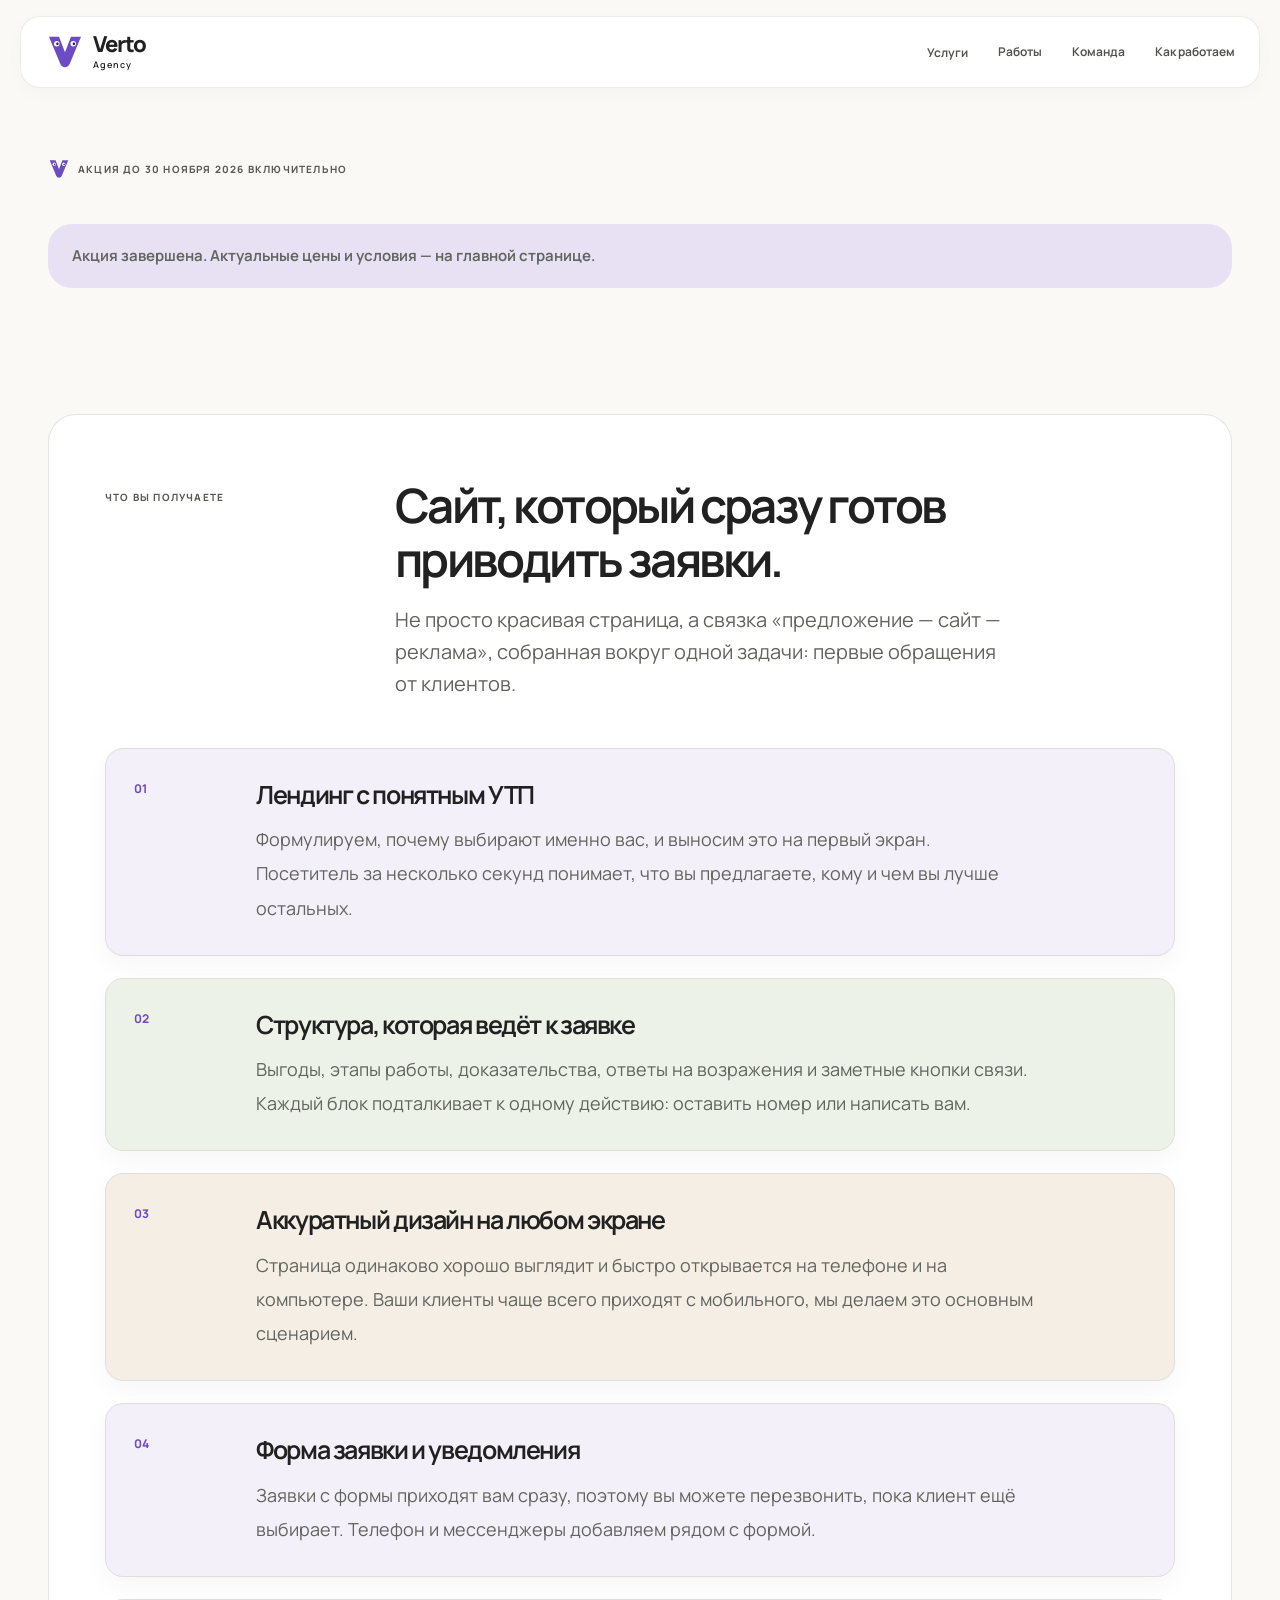
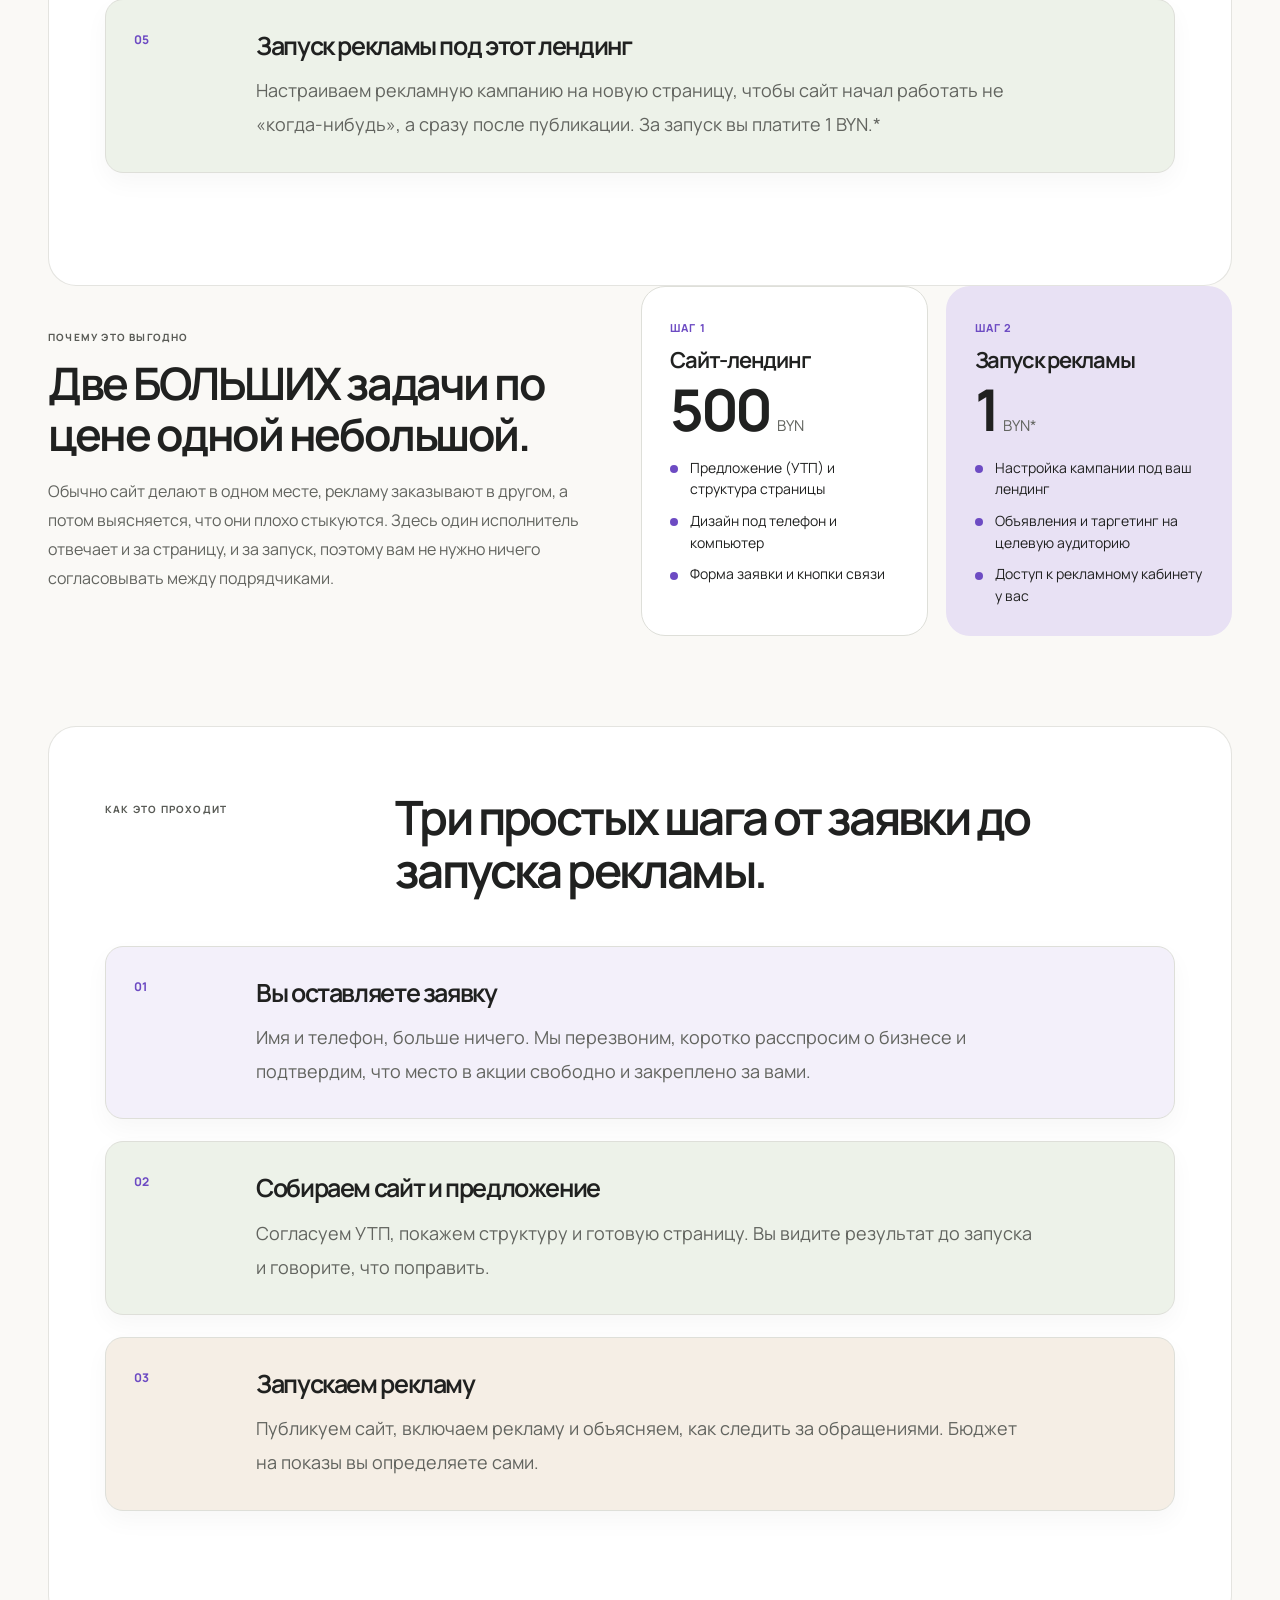
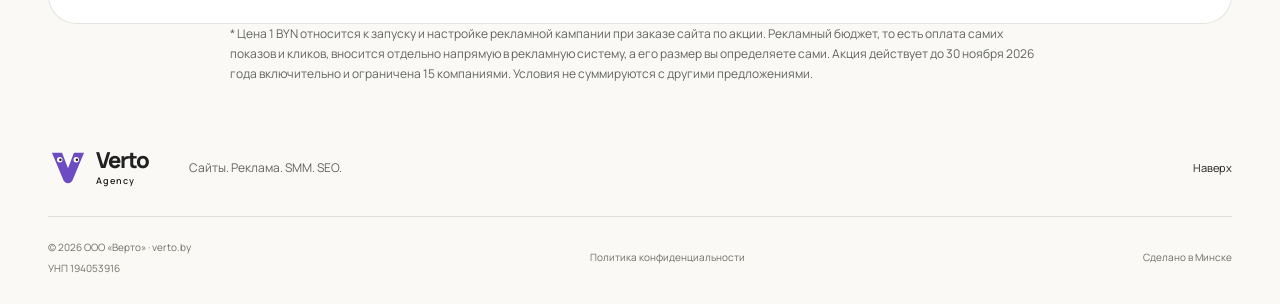
<file: promo-november/index.html>
<!doctype html>
<html lang="ru" data-base="../">
<head>
  <meta charset="utf-8">
  <meta name="viewport" content="width=device-width, initial-scale=1">
  
  <title>Акция до 30 ноября: сайт за 500 BYN + реклама за 1 BYN — Verto Agency | Минск</title>
  <meta name="description" content="Акция до 30 ноября 2026: лендинг с УТП за 500 BYN и запуск рекламы за 1 BYN. Только 15 мест. Рекламный бюджет оплачивается отдельно."><link rel="canonical" href="https://verto.by/promo-november/">
  <meta name="theme-color" content="#faf9f6">
<meta property="og:title" content="Сайт за 500 BYN + реклама за 1 BYN — акция до 30 ноября"><meta property="og:description" content="Лендинг с УТП и запуск рекламы. 15 мест, акция до 30 ноября 2026."><meta property="og:image" content="https://verto.by/assets/verto-social.png"><meta property="og:url" content="https://verto.by/promo-november/"><meta property="og:type" content="website"><meta property="og:locale" content="ru_RU"><meta name="twitter:card" content="summary_large_image">
  <link rel="icon" href="../assets/vi.svg" type="image/svg+xml">
  <link rel="preconnect" href="https://fonts.googleapis.com">
  <link rel="preconnect" href="https://fonts.gstatic.com" crossorigin>
  <link href="https://fonts.googleapis.com/css2?family=Manrope:wght@400;500;600;650;700;750;800&display=swap" rel="stylesheet">
  <link rel="stylesheet" href="../site.css?v=20261109-contact-icons-1">
  <link rel="stylesheet" href="./promo.css?v=20261124-promo-1">
  <script src="../site.js?v=20261109-contact-icons-1" defer></script>

  <!-- Yandex.Metrika counter -->
  <script type="text/javascript">
    if (/^(www\.)?verto\.by$/.test(location.hostname)) {
      (function(m,e,t,r,i,k,a){
        m[i]=m[i]||function(){(m[i].a=m[i].a||[]).push(arguments)};
        m[i].l=1*new Date();
        for (var j=0;j<document.scripts.length;j++){if(document.scripts[j].src===r){return;}}
        k=e.createElement(t),a=e.getElementsByTagName(t)[0],k.async=1,k.src=r,a.parentNode.insertBefore(k,a)
      })(window,document,'script','https://mc.yandex.ru/metrika/tag.js?id=114134032','ym');
      ym(114134032,'init',{ssr:true,webvisor:true,clickmap:true,ecommerce:"dataLayer",referrer:document.referrer,url:location.href,accurateTrackBounce:true,trackLinks:true});
    }
  </script>
  <!-- /Yandex.Metrika counter -->
  <!-- Meta Pixel Code -->
  <script>
    if (/^(www\.)?verto\.by$/.test(location.hostname)) {
      !function(f,b,e,v,n,t,s)
      {if(f.fbq)return;n=f.fbq=function(){n.callMethod?
      n.callMethod.apply(n,arguments):n.queue.push(arguments)};
      if(!f._fbq)f._fbq=n;n.push=n;n.loaded=!0;n.version='2.0';
      n.queue=[];t=b.createElement(e);t.async=!0;
      t.src=v;s=b.getElementsByTagName(e)[0];
      s.parentNode.insertBefore(t,s)}(window,document,'script',
      'https://connect.facebook.net/en_US/fbevents.js');
      fbq('init','1881270919425529');
      fbq('init','2239115797039785');
      fbq('init','1560622969207179');
      fbq('track','PageView');
    }
  </script>
  <!-- End Meta Pixel Code -->
</head>
<body>
  <noscript><div><img src="https://mc.yandex.ru/watch/114134032" style="position:absolute;left:-9999px;" alt=""></div></noscript>
  <noscript><img height="1" width="1" style="display:none" src="https://www.facebook.com/tr?id=1881270919425529&amp;ev=PageView&amp;noscript=1" alt=""></noscript>
  <noscript><img height="1" width="1" style="display:none" src="https://www.facebook.com/tr?id=2239115797039785&amp;ev=PageView&amp;noscript=1" alt=""></noscript>
  <noscript><img height="1" width="1" style="display:none" src="https://www.facebook.com/tr?id=1560622969207179&amp;ev=PageView&amp;noscript=1" alt=""></noscript>

  <a class="skip-link" href="#main">Перейти к содержимому</a>
  <header class="header">
    <a class="brand" href="../" aria-label="Verto Agency — главная"><span class="brand-icon" aria-hidden="true"><img src="../assets/vi.svg" alt=""></span><span class="brand-name">Verto<span>Agency</span></span></a>
    <nav class="navigation" id="navigation" aria-label="Основная навигация"><div class="nav-services"><button class="nav-services-toggle" type="button" aria-expanded="false" aria-controls="services-menu">Услуги</button><div class="services-menu" id="services-menu"><a href="../#services" class="service-menu-link"><span>01</span>Сайт для бизнеса</a><a href="../services/ads/" class="service-menu-link"><span>02</span>Реклама</a><a href="../services/smm/" class="service-menu-link"><span>03</span>SMM и контент</a><a href="../services/seo/" class="service-menu-link"><span>04</span>SEO-аудит</a><a href="../?service=ai#service-ai" class="service-menu-link"><span>05</span>Внедрение ИИ</a></div></div><a href="../#work">Работы</a><a href="../#team">Команда</a><a href="../#process">Как работаем</a></nav>
    <a class="button button-small header-cta" href="#promo-form">Занять место </a>
    <button class="menu-button" type="button" aria-controls="navigation" aria-expanded="false" aria-label="Открыть меню"><span></span><span></span></button>
  </header>
  <main id="main">
    <section class="service-page-hero wrap promo-hero" aria-labelledby="promo-title">
      <p class="eyebrow"><img class="tiny-star" src="../assets/vi.svg" alt=""> АКЦИЯ ДО 30 НОЯБРЯ 2026 ВКЛЮЧИТЕЛЬНО</p>
      <div class="service-page-intro"><h1 id="promo-title">Сайт за 500 BYN<br><span>и реклама за 1 BYN*</span></h1><div><p>Готовый лендинг с сильным предложением и запуск рекламной кампании, чтобы привлекать на него клиентов. Всё в одном заказе, без долгих согласований.</p><a class="button" href="#promo-form">Занять место в акции </a></div></div>
      <div class="promo-status" data-promo-status>
        <div class="promo-timer">
          <span class="promo-status-label">До конца акции</span>
          <div class="promo-timer-grid" role="timer" aria-label="До конца акции" aria-live="off">
            <div><strong data-promo-days>0</strong><span>дн.</span></div>
            <div><strong data-promo-hours>00</strong><span>ч.</span></div>
            <div><strong data-promo-minutes>00</strong><span>мин.</span></div>
            <div><strong data-promo-seconds>00</strong><span>сек.</span></div>
          </div>
        </div>
        <div class="promo-spots">
          <span class="promo-status-label">Мест в акции</span>
          <p><strong data-promo-spots>15</strong> из 15 свободно</p>
          <div class="promo-spots-bar" aria-hidden="true"><span data-promo-spots-bar></span></div>
        </div>
      </div>
      <p class="promo-ended-note">Акция завершена. Актуальные цены и условия — на <a href="../">главной странице</a>.</p>
      <p class="service-page-note">* 1 BYN — стоимость запуска рекламы. Сами показы (рекламный бюджет) оплачиваются отдельно, напрямую в рекламную систему, а доступ к кабинету остаётся у вас. Акция действует для 15 компаний до 30 ноября 2026 года включительно.</p>
    </section>

    <section class="contact-section wrap promo-form-section" id="promo-form-top" aria-labelledby="promo-contact-top-title">
      <div class="contact-copy"><p class="eyebrow">ОСТАЛОСЬ <span data-promo-spots-inline>15</span> ИЗ 15 МЕСТ</p><h2 id="promo-contact-top-title">Займите место<br><span>в акции.</span></h2><p>Оставьте имя и номер. Мы свяжемся, уточним задачу и, если место свободно, закрепим за вами условия: сайт за 500 BYN и запуск рекламы за 1 BYN.*</p><p class="contact-small-note">Акция до 30 ноября 2026 года включительно или до заполнения всех 15 мест.</p></div>
      <form class="contact-form lead-form" method="post" action="../lead.php" data-lead-form data-source="promo-november-top" data-interest="Акция ноября: сайт за 500 BYN + реклама за 1 BYN" aria-labelledby="promo-form-top-title">
        <h3 id="promo-form-top-title">Заявка на участие в акции</h3><p class="lead-form-intro">Оставьте заявку — при звонке подтвердим, что место свободно.</p>
        <label for="promo-top-name">Ваше имя</label>
        <input id="promo-top-name" name="name" type="text" autocomplete="name" autocapitalize="words" placeholder="Как к вам обращаться?" minlength="2" maxlength="80" required>
        <label for="promo-top-phone">Номер телефона</label>
        <input id="promo-top-phone" name="phone" type="tel" inputmode="numeric" autocomplete="tel" placeholder="+375 XX XXX-XX-XX" aria-describedby="promo-top-phone-hint" minlength="17" maxlength="17" pattern="[+]375 [1-9][0-9] [0-9]{3}-[0-9]{2}-[0-9]{2}" required>
        <p id="promo-top-phone-hint" class="contact-field-hint">Белорусский номер: +375 и 9 цифр.</p>
        <div class="honeypot" aria-hidden="true"><label>Сайт<input type="text" name="website" tabindex="-1" autocomplete="off"></label></div>
        <label class="consent"><input type="checkbox" name="consent" required><span>Соглашаюсь с <a href="../privacy-policy/" target="_blank" rel="noopener">политикой конфиденциальности</a> и обработкой имени и телефона для ответа на заявку.</span></label>
        <button class="button" type="submit">Занять место</button>
        <p class="form-status" role="status" aria-live="polite"></p>
      </form>
    </section>

    <section class="service-page-details wrap" aria-labelledby="promo-details-title">
      <div class="section-heading"><p class="eyebrow">ЧТО ВЫ ПОЛУЧАЕТЕ</p><div><h2 id="promo-details-title">Сайт, который сразу готов приводить заявки.</h2><p class="section-lead">Не просто красивая страница, а связка «предложение — сайт — реклама», собранная вокруг одной задачи: первые обращения от клиентов.</p></div></div>
      <div class="service-detail-list">
        <article><span>01</span><div><h3>Лендинг с понятным УТП</h3><p>Формулируем, почему выбирают именно вас, и выносим это на первый экран. Посетитель за несколько секунд понимает, что вы предлагаете, кому и чем вы лучше остальных.</p></div></article>
        <article><span>02</span><div><h3>Структура, которая ведёт к заявке</h3><p>Выгоды, этапы работы, доказательства, ответы на возражения и заметные кнопки связи. Каждый блок подталкивает к одному действию: оставить номер или написать вам.</p></div></article>
        <article><span>03</span><div><h3>Аккуратный дизайн на любом экране</h3><p>Страница одинаково хорошо выглядит и быстро открывается на телефоне и на компьютере. Ваши клиенты чаще всего приходят с мобильного, мы делаем это основным сценарием.</p></div></article>
        <article><span>04</span><div><h3>Форма заявки и уведомления</h3><p>Заявки с формы приходят вам сразу, поэтому вы можете перезвонить, пока клиент ещё выбирает. Телефон и мессенджеры добавляем рядом с формой.</p></div></article>
        <article><span>05</span><div><h3>Запуск рекламы под этот лендинг</h3><p>Настраиваем рекламную кампанию на новую страницу, чтобы сайт начал работать не «когда-нибудь», а сразу после публикации. За запуск вы платите 1 BYN.*</p></div></article>
      </div>
    </section>

    <section class="promo-offer wrap" aria-labelledby="promo-offer-title">
      <div class="promo-offer-copy"><p class="eyebrow">ПОЧЕМУ ЭТО ВЫГОДНО</p><h2 id="promo-offer-title">Две БОЛЬШИХ задачи по цене одной небольшой.</h2><p>Обычно сайт делают в одном месте, рекламу заказывают в другом, а потом выясняется, что они плохо стыкуются. Здесь один исполнитель отвечает и за страницу, и за запуск, поэтому вам не нужно ничего согласовывать между подрядчиками.</p></div>
      <div class="promo-price-grid">
        <article class="promo-price-card"><span class="promo-price-tag">Шаг 1</span><h3>Сайт-лендинг</h3><p class="promo-price"><strong>500</strong> BYN</p><ul><li>Предложение (УТП) и структура страницы</li><li>Дизайн под телефон и компьютер</li><li>Форма заявки и кнопки связи</li></ul></article>
        <article class="promo-price-card promo-price-card-accent"><span class="promo-price-tag">Шаг 2</span><h3>Запуск рекламы</h3><p class="promo-price"><strong>1</strong> BYN*</p><ul><li>Настройка кампании под ваш лендинг</li><li>Объявления и таргетинг на целевую аудиторию</li><li>Доступ к рекламному кабинету у вас</li></ul></article>
      </div>
    </section>

    <section class="service-page-details wrap" aria-labelledby="promo-steps-title">
      <div class="section-heading"><p class="eyebrow">КАК ЭТО ПРОХОДИТ</p><div><h2 id="promo-steps-title">Три простых шага от заявки до запуска рекламы.</h2></div></div>
      <div class="service-detail-list">
        <article><span>01</span><div><h3>Вы оставляете заявку</h3><p>Имя и телефон, больше ничего. Мы перезвоним, коротко расспросим о бизнесе и подтвердим, что место в акции свободно и закреплено за вами.</p></div></article>
        <article><span>02</span><div><h3>Собираем сайт и предложение</h3><p>Согласуем УТП, покажем структуру и готовую страницу. Вы видите результат до запуска и говорите, что поправить.</p></div></article>
        <article><span>03</span><div><h3>Запускаем рекламу</h3><p>Публикуем сайт, включаем рекламу и объясняем, как следить за обращениями. Бюджет на показы вы определяете сами.</p></div></article>
      </div>
    </section>

    <section class="contact-section wrap promo-form-section" id="promo-form" aria-labelledby="promo-contact-title">
      <div class="contact-copy"><p class="eyebrow">ОСТАЛОСЬ <span data-promo-spots-inline>15</span> ИЗ 15 МЕСТ</p><h2 id="promo-contact-title">Займите место<br><span>в акции.</span></h2><p>Оставьте имя и номер. Мы свяжемся, уточним задачу и, если место свободно, закрепим за вами условия: сайт за 500 BYN и запуск рекламы за 1 BYN.*</p><p class="contact-small-note">Акция до 30 ноября 2026 года включительно или до заполнения всех 15 мест.</p></div>
      <form class="contact-form lead-form" method="post" action="../lead.php" data-lead-form data-source="promo-november" data-interest="Акция ноября: сайт за 500 BYN + реклама за 1 BYN" aria-labelledby="promo-form-title">
        <h3 id="promo-form-title">Заявка на участие в акции</h3><p class="lead-form-intro">Оставьте заявку — при звонке подтвердим, что место свободно.</p>
        <label for="promo-name">Ваше имя</label>
        <input id="promo-name" name="name" type="text" autocomplete="name" autocapitalize="words" placeholder="Как к вам обращаться?" minlength="2" maxlength="80" required>
        <label for="promo-phone">Номер телефона</label>
        <input id="promo-phone" name="phone" type="tel" inputmode="numeric" autocomplete="tel" placeholder="+375 XX XXX-XX-XX" aria-describedby="promo-phone-hint" minlength="17" maxlength="17" pattern="[+]375 [1-9][0-9] [0-9]{3}-[0-9]{2}-[0-9]{2}" required>
        <p id="promo-phone-hint" class="contact-field-hint">Белорусский номер: +375 и 9 цифр.</p>
        <div class="honeypot" aria-hidden="true"><label>Сайт<input type="text" name="website" tabindex="-1" autocomplete="off"></label></div>
        <label class="consent"><input type="checkbox" name="consent" required><span>Соглашаюсь с <a href="../privacy-policy/" target="_blank" rel="noopener">политикой конфиденциальности</a> и обработкой имени и телефона для ответа на заявку.</span></label>
        <button class="button" type="submit">Занять место</button>
        <p class="form-status" role="status" aria-live="polite"></p>
      </form>
    </section>

    <p class="promo-footnote wrap">* Цена 1 BYN относится к запуску и настройке рекламной кампании при заказе сайта по акции. Рекламный бюджет, то есть оплата самих показов и кликов, вносится отдельно напрямую в рекламную систему, а его размер вы определяете сами. Акция действует до 30 ноября 2026 года включительно и ограничена 15 компаниями. Условия не суммируются с другими предложениями.</p>
  </main>
  <footer class="footer wrap"><div class="footer-top"><a class="brand" href="../" aria-label="Verto Agency — главная"><span class="brand-icon" aria-hidden="true"><img src="../assets/vi.svg" alt=""></span><span class="brand-name">Verto<span>Agency</span></span></a><p>Сайты. Реклама. SMM. SEO.</p><a class="back-top" href="#main">Наверх </a></div><div class="footer-bottom"><span>© <span id="year">2026</span> ООО «Верто» · <a href="https://verto.by/">verto.by</a><span class="footer-unp">УНП 194053916</span></span><a href="../privacy-policy/">Политика конфиденциальности</a><span>Сделано в Минске</span></div></footer>
  <script src="./promo.js?v=20261124-promo-1" defer></script>
</body>
</html>
</file>
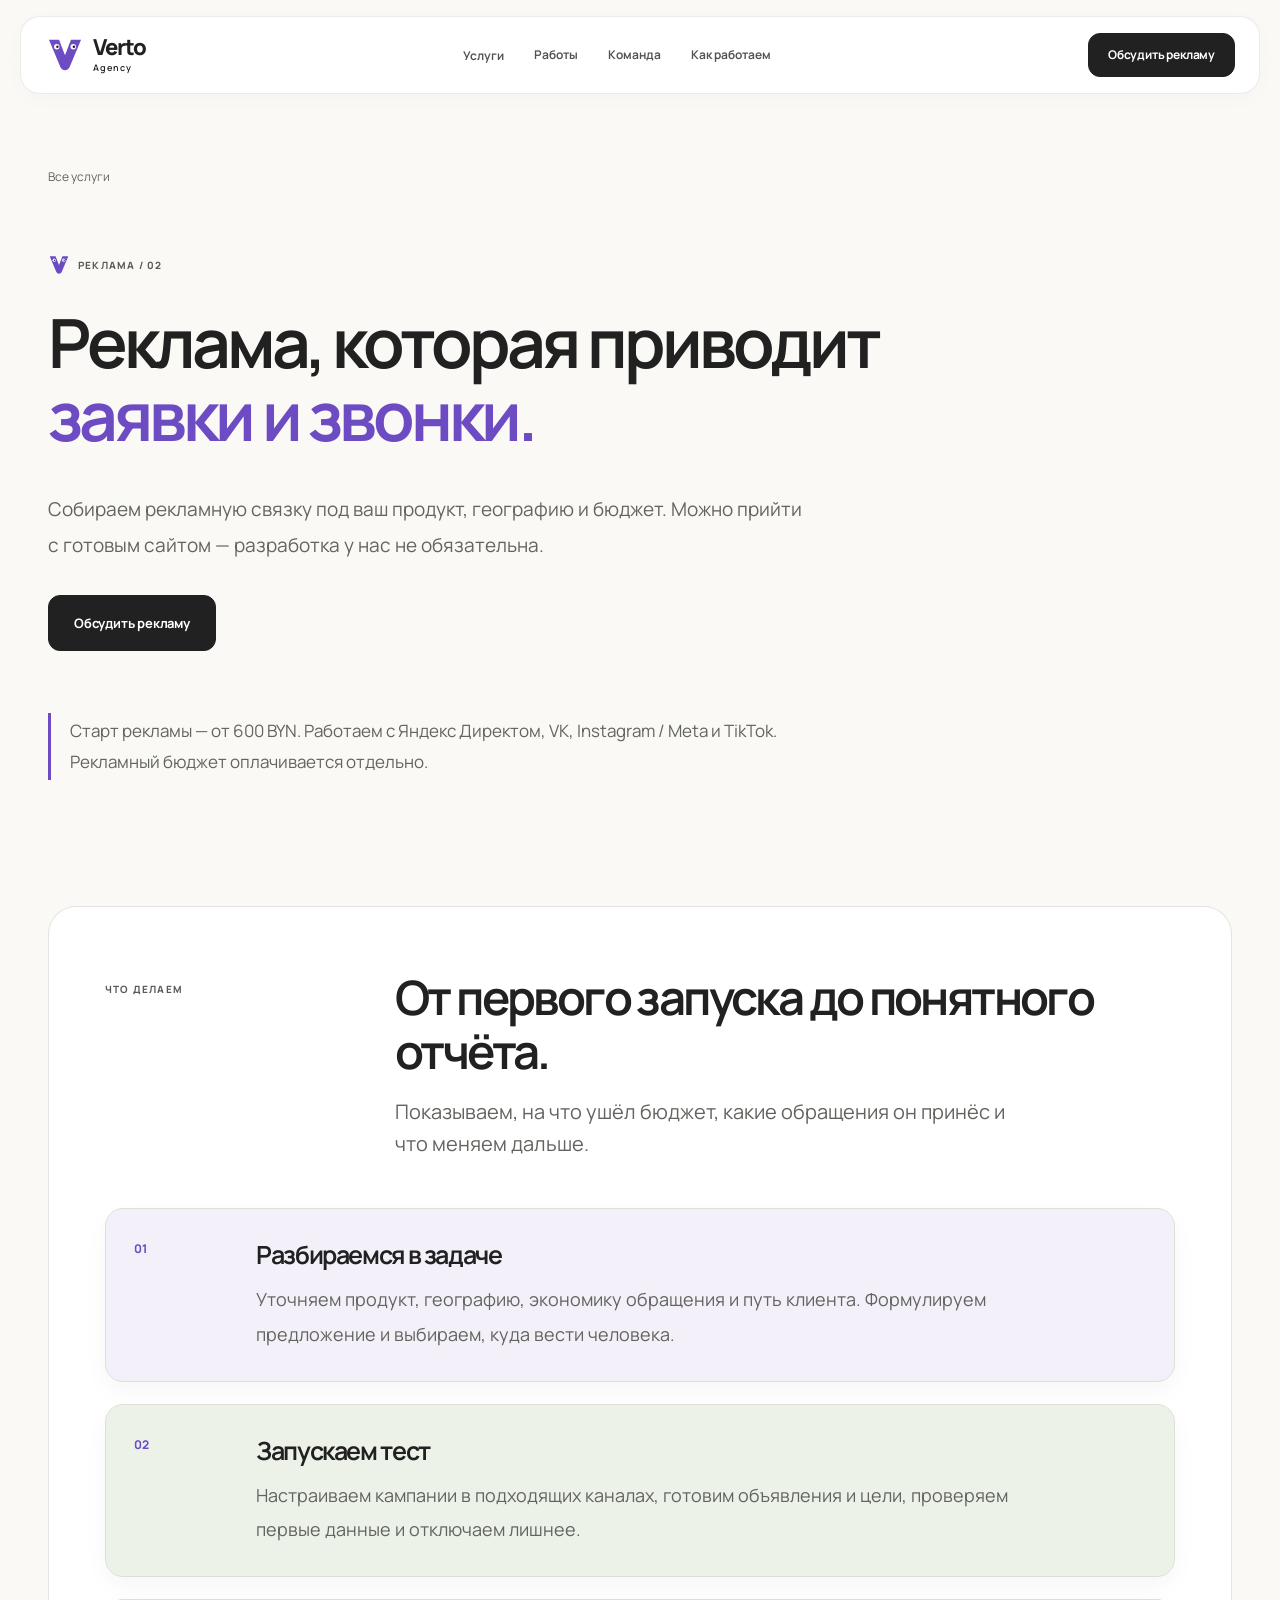
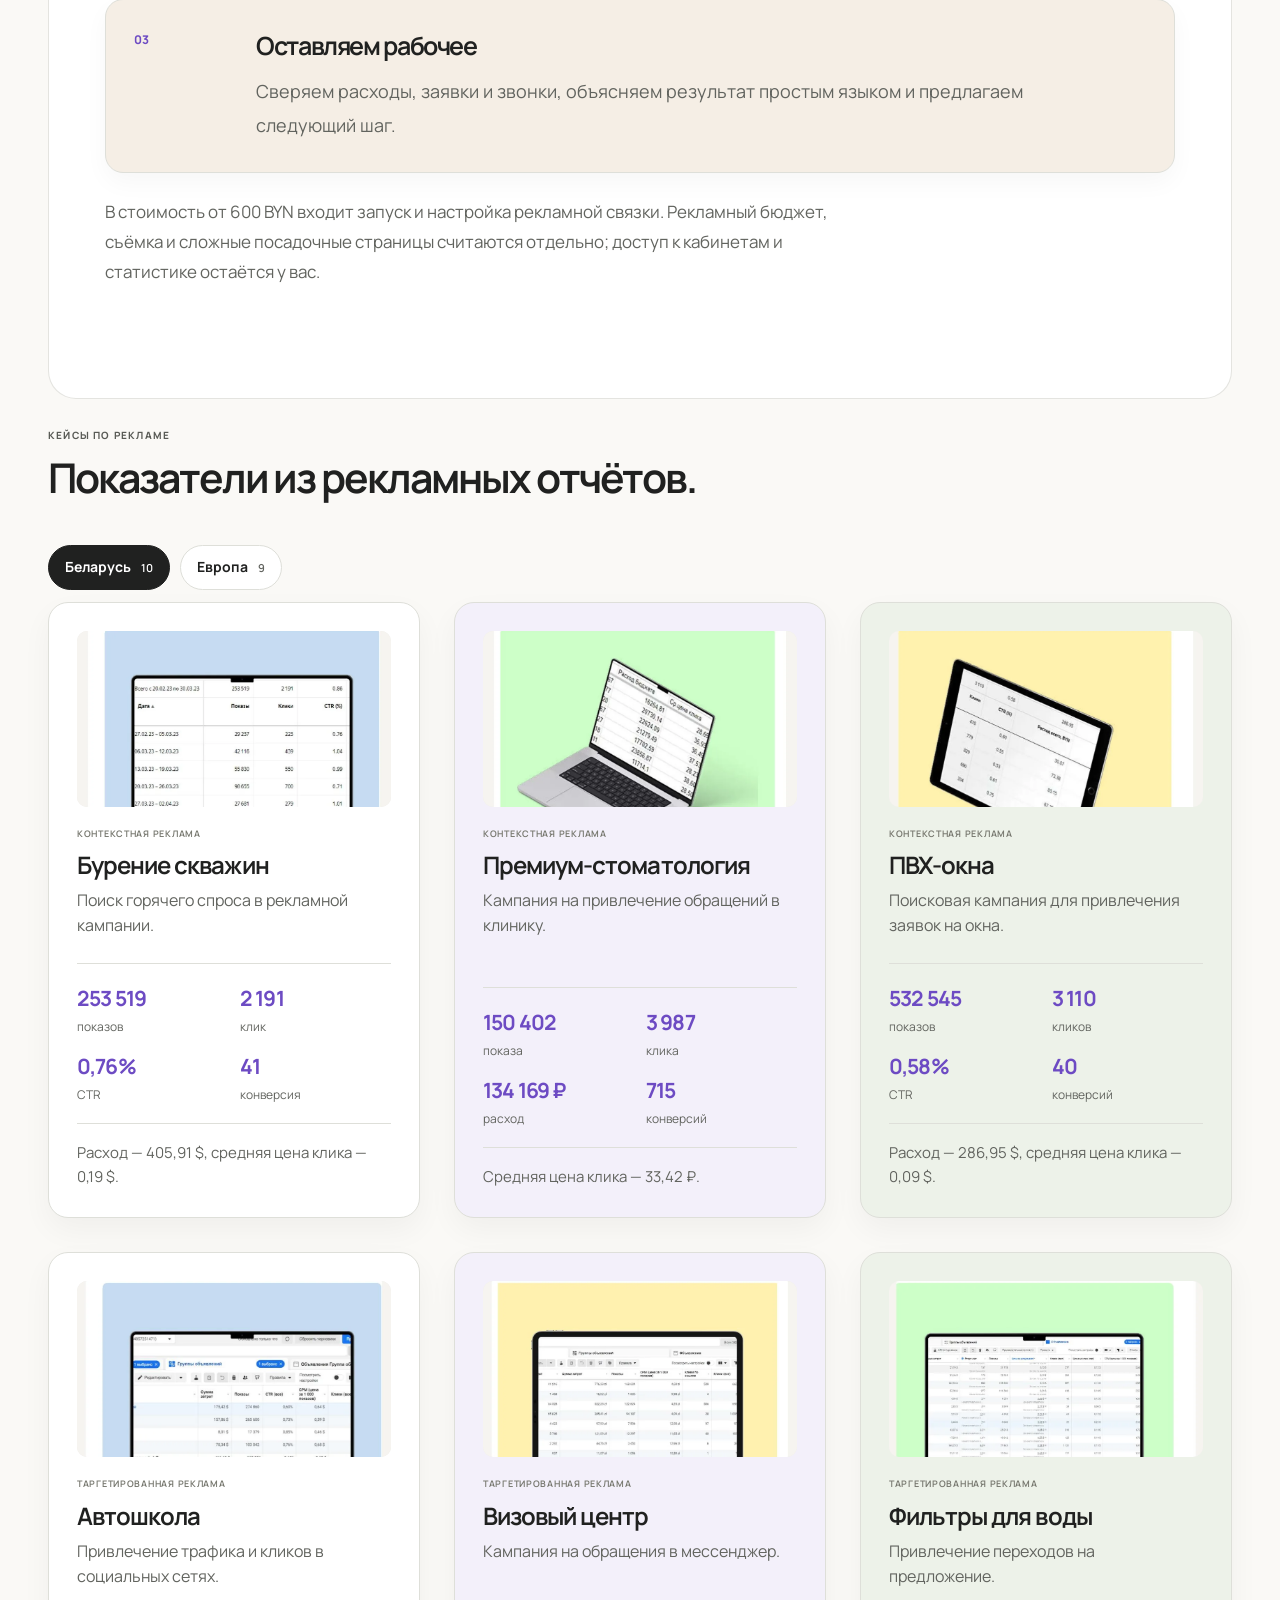
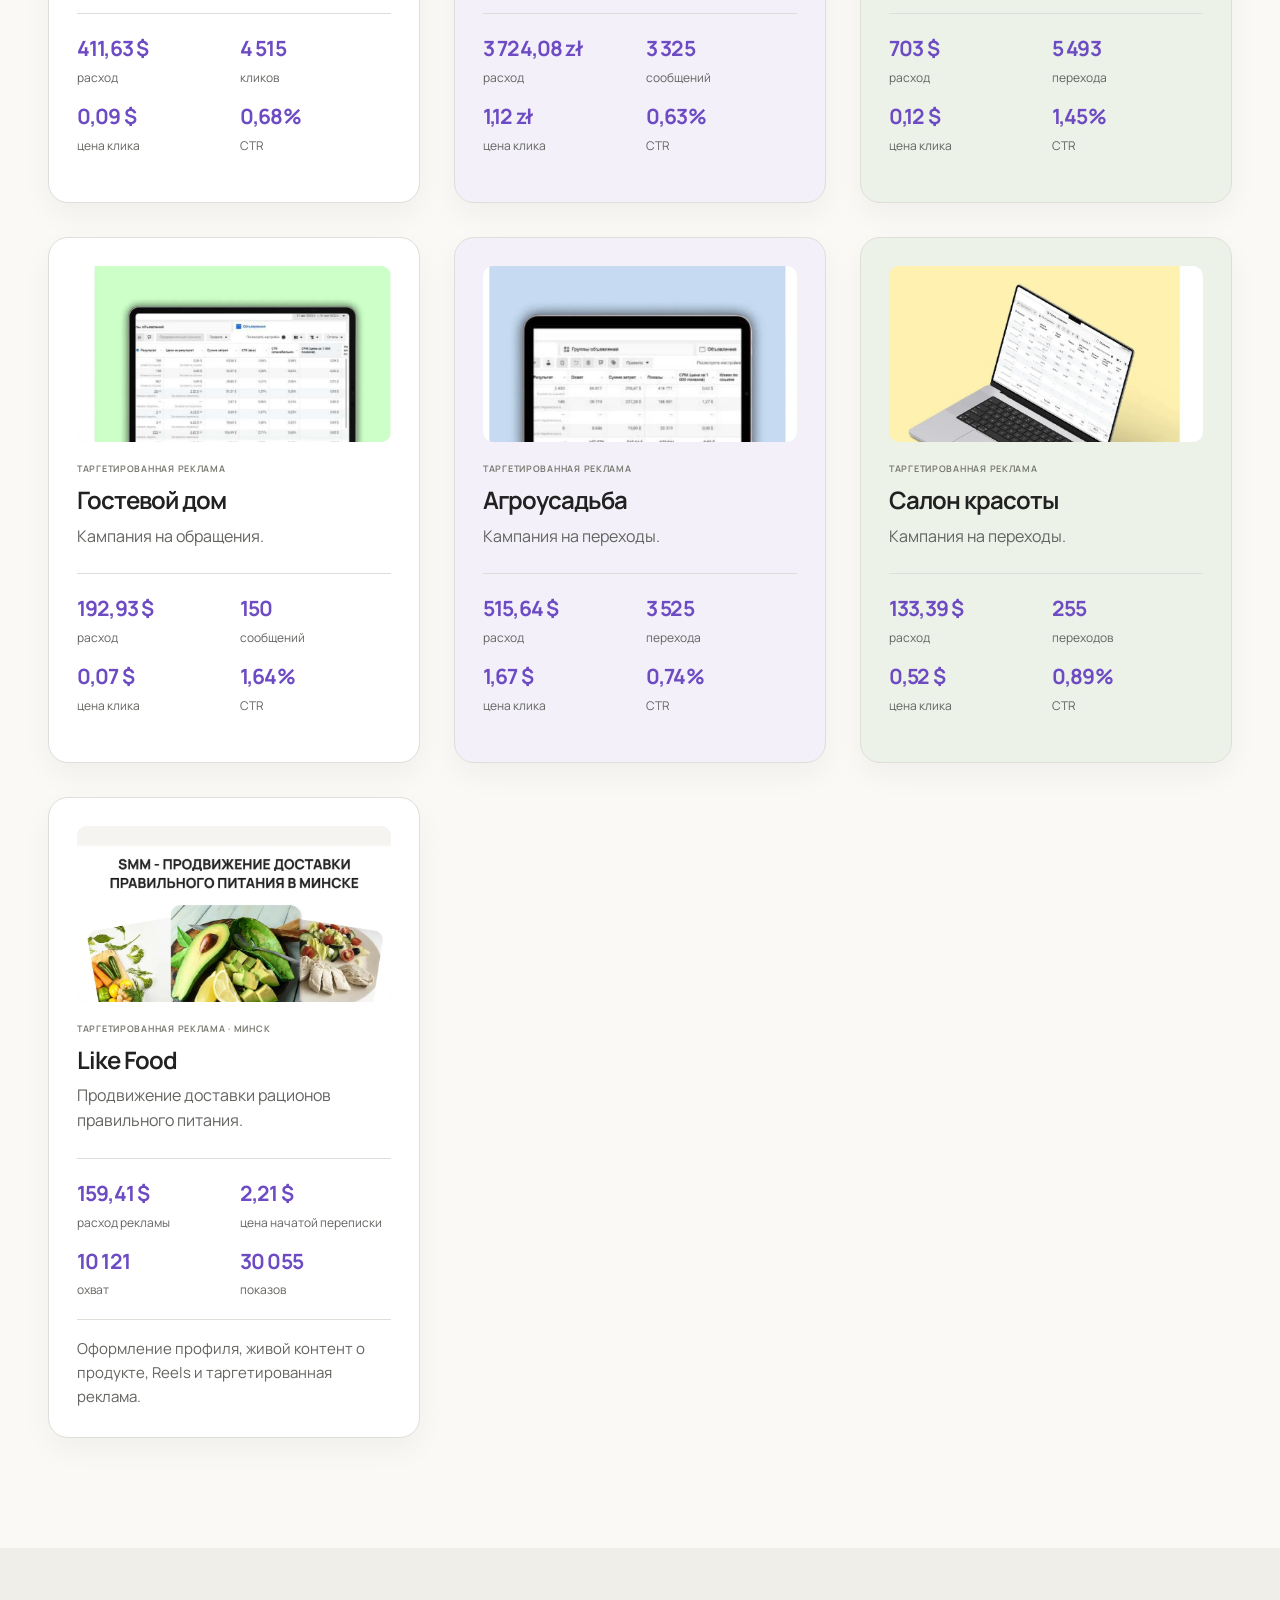
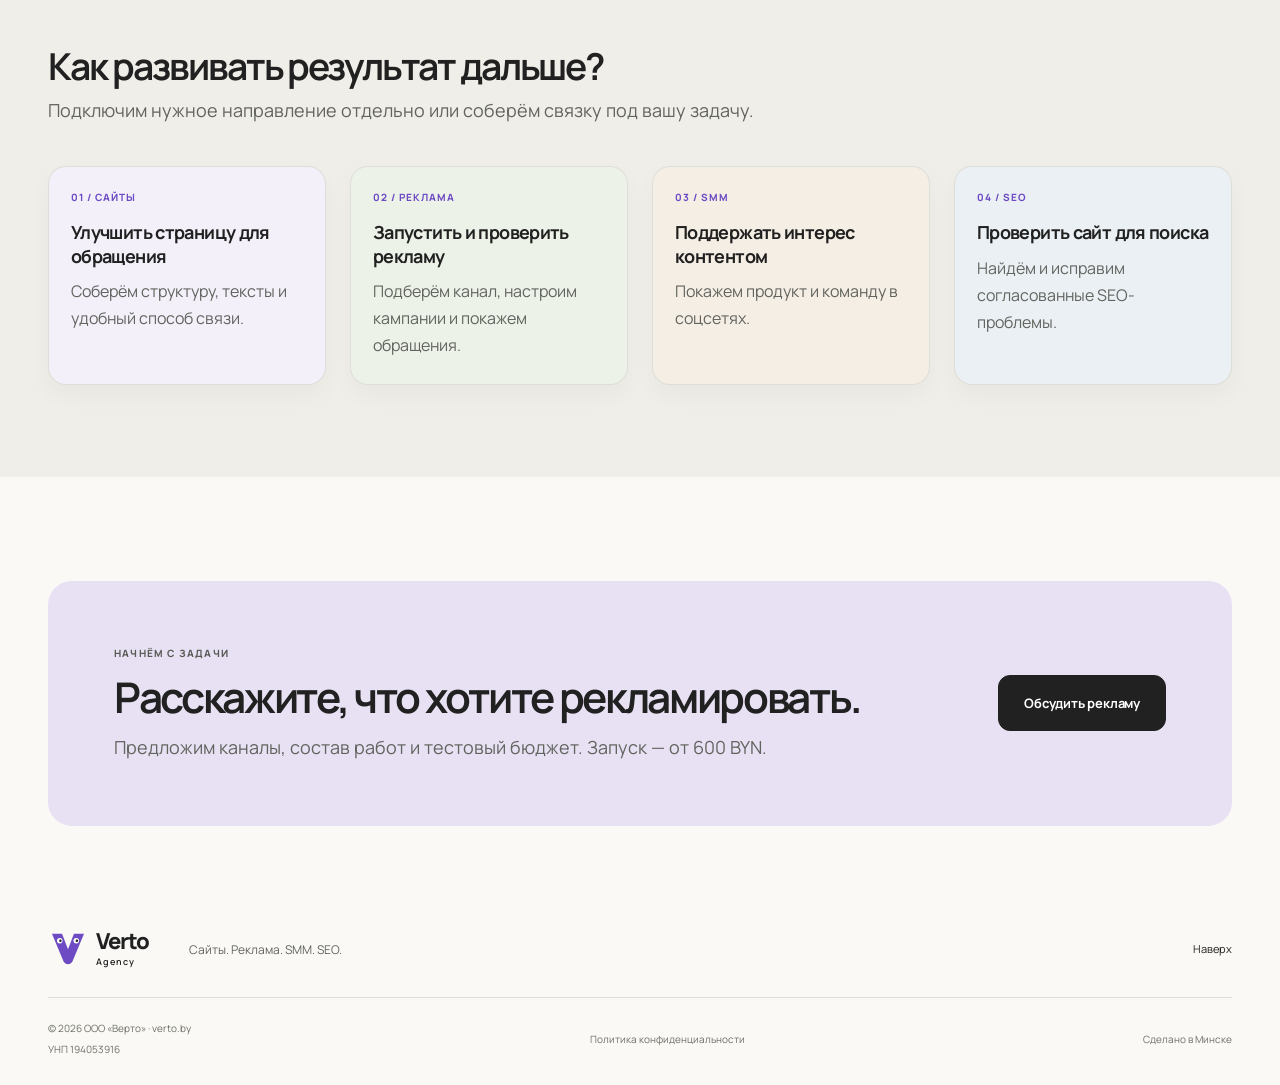
<file: services/ads/index.html>
<!doctype html>
<html lang="ru" data-base="../../">
<head>
  <meta charset="utf-8">
  <meta name="viewport" content="width=device-width, initial-scale=1">
  
  <title>Реклама от 600 BYN — Verto Agency | Минск</title>
  <meta name="description" content="Запускаем рекламу от 600 BYN в Яндекс Директ, VK, Instagram/Meta и TikTok. Подбираем каналы, согласуем бюджет и считаем заявки и звонки."><link rel="canonical" href="https://verto.by/services/ads/">
  <meta name="theme-color" content="#faf9f6">
  <link rel="icon" href="../../assets/vi.svg" type="image/svg+xml">
  <link rel="preconnect" href="https://fonts.googleapis.com">
  <link rel="preconnect" href="https://fonts.gstatic.com" crossorigin>
  <link href="https://fonts.googleapis.com/css2?family=Manrope:wght@400;500;600;650;700;750;800&display=swap" rel="stylesheet">
  <link rel="stylesheet" href="../../site.css?v=20261109-contact-icons-1">
  <script src="../../site.js?v=20261109-contact-icons-1" defer></script>

  <!-- Yandex.Metrika counter -->
  <script type="text/javascript">
    if (/^(www\.)?verto\.by$/.test(location.hostname)) {
      (function(m,e,t,r,i,k,a){
        m[i]=m[i]||function(){(m[i].a=m[i].a||[]).push(arguments)};
        m[i].l=1*new Date();
        for (var j=0;j<document.scripts.length;j++){if(document.scripts[j].src===r){return;}}
        k=e.createElement(t),a=e.getElementsByTagName(t)[0],k.async=1,k.src=r,a.parentNode.insertBefore(k,a)
      })(window,document,'script','https://mc.yandex.ru/metrika/tag.js?id=114134032','ym');
      ym(114134032,'init',{ssr:true,webvisor:true,clickmap:true,ecommerce:"dataLayer",referrer:document.referrer,url:location.href,accurateTrackBounce:true,trackLinks:true});
    }
  </script>
  <!-- /Yandex.Metrika counter -->
  <!-- Meta Pixel Code -->
  <script>
    if (/^(www\.)?verto\.by$/.test(location.hostname)) {
      !function(f,b,e,v,n,t,s)
      {if(f.fbq)return;n=f.fbq=function(){n.callMethod?
      n.callMethod.apply(n,arguments):n.queue.push(arguments)};
      if(!f._fbq)f._fbq=n;n.push=n;n.loaded=!0;n.version='2.0';
      n.queue=[];t=b.createElement(e);t.async=!0;
      t.src=v;s=b.getElementsByTagName(e)[0];
      s.parentNode.insertBefore(t,s)}(window,document,'script',
      'https://connect.facebook.net/en_US/fbevents.js');
      fbq('init','1881270919425529');
      fbq('init','2239115797039785');
      fbq('init','1560622969207179');
      fbq('track','PageView');
    }
  </script>
  <!-- End Meta Pixel Code -->
</head>
<body>
  <noscript><div><img src="https://mc.yandex.ru/watch/114134032" style="position:absolute;left:-9999px;" alt=""></div></noscript>
  <noscript><img height="1" width="1" style="display:none" src="https://www.facebook.com/tr?id=1881270919425529&amp;ev=PageView&amp;noscript=1" alt=""></noscript>
  <noscript><img height="1" width="1" style="display:none" src="https://www.facebook.com/tr?id=2239115797039785&amp;ev=PageView&amp;noscript=1" alt=""></noscript>
  <noscript><img height="1" width="1" style="display:none" src="https://www.facebook.com/tr?id=1560622969207179&amp;ev=PageView&amp;noscript=1" alt=""></noscript>

  <a class="skip-link" href="#main">Перейти к содержимому</a>
  <header class="header">
    <a class="brand" href="../../" aria-label="Verto Agency — главная"><span class="brand-icon" aria-hidden="true"><img src="../../assets/vi.svg" alt=""></span><span class="brand-name">Verto<span>Agency</span></span></a>
    <nav class="navigation" id="navigation" aria-label="Основная навигация"><div class="nav-services"><button class="nav-services-toggle" type="button" aria-expanded="false" aria-controls="services-menu">Услуги</button><div class="services-menu" id="services-menu"><a href="../../#services" class="service-menu-link"><span>01</span>Сайт для бизнеса</a><a href="../../services/ads/" class="service-menu-link"><span>02</span>Реклама</a><a href="../../services/smm/" class="service-menu-link"><span>03</span>SMM и контент</a><a href="../../services/seo/" class="service-menu-link"><span>04</span>SEO-аудит</a><a href="../../?service=ai#service-ai" class="service-menu-link"><span>05</span>Внедрение ИИ</a></div></div><a href="../../#work">Работы</a><a href="../../#team">Команда</a><a href="../../#process">Как работаем</a></nav>
    <a class="button button-small header-cta" href="../../?service=ads#contact">Обсудить рекламу </a>
    <button class="menu-button" type="button" aria-controls="navigation" aria-expanded="false" aria-label="Открыть меню"><span></span><span></span></button>
  </header>
  <main id="main">
    <section class="service-page-hero wrap" aria-labelledby="service-title">
      <a class="back-link" href="../../#services"> Все услуги</a>
      <p class="eyebrow"><img class="tiny-star" src="../../assets/vi.svg" alt=""> РЕКЛАМА / 02</p>
      <div class="service-page-intro"><h1 id="service-title">Реклама, которая приводит<br><span>заявки и звонки.</span></h1><div><p>Собираем рекламную связку под ваш продукт, географию и бюджет. Можно прийти с готовым сайтом — разработка у нас не обязательна.</p><a class="button" href="../../?service=ads#contact">Обсудить рекламу </a></div></div>
      <p class="service-page-note">Старт рекламы — от 600 BYN. Работаем с Яндекс Директом, VK, Instagram / Meta и TikTok. Рекламный бюджет оплачивается отдельно.</p>
    </section>
    <section class="service-page-details wrap" aria-labelledby="details-title">
      <div class="section-heading"><p class="eyebrow">ЧТО ДЕЛАЕМ</p><div><h2 id="details-title">От первого запуска до понятного отчёта.</h2><p class="section-lead">Показываем, на что ушёл бюджет, какие обращения он принёс и что меняем дальше.</p></div></div>
      <div class="service-detail-list">
        <article><span>01</span><div><h3>Разбираемся в задаче</h3><p>Уточняем продукт, географию, экономику обращения и путь клиента. Формулируем предложение и выбираем, куда вести человека.</p></div></article>
        <article><span>02</span><div><h3>Запускаем тест</h3><p>Настраиваем кампании в подходящих каналах, готовим объявления и цели, проверяем первые данные и отключаем лишнее.</p></div></article>
        <article><span>03</span><div><h3>Оставляем рабочее</h3><p>Сверяем расходы, заявки и звонки, объясняем результат простым языком и предлагаем следующий шаг.</p></div></article>
      </div>
      <p class="service-page-footnote">В стоимость от 600 BYN входит запуск и настройка рекламной связки. Рекламный бюджет, съёмка и сложные посадочные страницы считаются отдельно; доступ к кабинетам и статистике остаётся у вас.</p>
    </section>
    <section class="service-case-section wrap" aria-labelledby="ads-cases-title"><div class="service-case-heading"><p class="eyebrow">КЕЙСЫ ПО РЕКЛАМЕ</p><h2 id="ads-cases-title">Показатели из рекламных отчётов.</h2></div><div class="case-filters" role="group" aria-label="Регион кейсов">
        <button class="case-filter is-active" type="button" data-case-filter="belarus" aria-pressed="true">Беларусь <span>10</span></button>
        <button class="case-filter" type="button" data-case-filter="europe" aria-pressed="false">Европа <span>9</span></button>
      </div><div class="case-grid">
      <article class="marketing-case" data-case-region="belarus"><img width="900" height="1200" class="case-image" src="../../assets/cases/ads/context-drilling.webp" alt="Фрагмент рекламного отчёта: Бурение скважин" loading="lazy"><div class="case-top"><p class="project-category">КОНТЕКСТНАЯ РЕКЛАМА</p><h3>Бурение скважин</h3><p>Поиск горячего спроса в рекламной кампании.</p></div><div class="case-metrics"><div><strong>253 519</strong><span>показов</span></div><div><strong>2 191</strong><span>клик</span></div><div><strong>0,76%</strong><span>CTR</span></div><div><strong>41</strong><span>конверсия</span></div></div><p class="case-work">Расход — 405,91 $, средняя цена клика — 0,19 $.</p></article>
      <article class="marketing-case" data-case-region="belarus"><img width="900" height="1200" class="case-image" src="../../assets/cases/ads/context-dental.webp" alt="Фрагмент рекламного отчёта: Премиум-стоматология" loading="lazy"><div class="case-top"><p class="project-category">КОНТЕКСТНАЯ РЕКЛАМА</p><h3>Премиум-стоматология</h3><p>Кампания на привлечение обращений в клинику.</p></div><div class="case-metrics"><div><strong>150 402</strong><span>показа</span></div><div><strong>3 987</strong><span>клика</span></div><div><strong>134 169 ₽</strong><span>расход</span></div><div><strong>715</strong><span>конверсий</span></div></div><p class="case-work">Средняя цена клика — 33,42 ₽.</p></article>
      <article class="marketing-case" data-case-region="belarus"><img width="900" height="1200" class="case-image" src="../../assets/cases/ads/context-windows.webp" alt="Фрагмент рекламного отчёта: ПВХ-окна" loading="lazy"><div class="case-top"><p class="project-category">КОНТЕКСТНАЯ РЕКЛАМА</p><h3>ПВХ-окна</h3><p>Поисковая кампания для привлечения заявок на окна.</p></div><div class="case-metrics"><div><strong>532 545</strong><span>показов</span></div><div><strong>3 110</strong><span>кликов</span></div><div><strong>0,58%</strong><span>CTR</span></div><div><strong>40</strong><span>конверсий</span></div></div><p class="case-work">Расход — 286,95 $, средняя цена клика — 0,09 $.</p></article>
      <article class="marketing-case" data-case-region="belarus"><img width="900" height="1200" class="case-image" src="../../assets/cases/ads/target-driving-school.webp" alt="Фрагмент рекламного отчёта: Автошкола" loading="lazy"><div class="case-top"><p class="project-category">ТАРГЕТИРОВАННАЯ РЕКЛАМА</p><h3>Автошкола</h3><p>Привлечение трафика и кликов в социальных сетях.</p></div><div class="case-metrics"><div><strong>411,63 $</strong><span>расход</span></div><div><strong>4 515</strong><span>кликов</span></div><div><strong>0,09 $</strong><span>цена клика</span></div><div><strong>0,68%</strong><span>CTR</span></div></div></article>
      <article class="marketing-case" data-case-region="belarus"><img width="900" height="1200" class="case-image" src="../../assets/cases/ads/target-visa-center.webp" alt="Фрагмент рекламного отчёта: Визовый центр" loading="lazy"><div class="case-top"><p class="project-category">ТАРГЕТИРОВАННАЯ РЕКЛАМА</p><h3>Визовый центр</h3><p>Кампания на обращения в мессенджер.</p></div><div class="case-metrics"><div><strong>3 724,08 zł</strong><span>расход</span></div><div><strong>3 325</strong><span>сообщений</span></div><div><strong>1,12 zł</strong><span>цена клика</span></div><div><strong>0,63%</strong><span>CTR</span></div></div></article>
      <article class="marketing-case" data-case-region="belarus"><img width="900" height="1200" class="case-image" src="../../assets/cases/ads/target-water-filters.webp" alt="Фрагмент рекламного отчёта: Фильтры для воды" loading="lazy"><div class="case-top"><p class="project-category">ТАРГЕТИРОВАННАЯ РЕКЛАМА</p><h3>Фильтры для воды</h3><p>Привлечение переходов на предложение.</p></div><div class="case-metrics"><div><strong>703 $</strong><span>расход</span></div><div><strong>5 493</strong><span>перехода</span></div><div><strong>0,12 $</strong><span>цена клика</span></div><div><strong>1,45%</strong><span>CTR</span></div></div></article>
      <article class="marketing-case" data-case-region="belarus"><img width="900" height="1200" class="case-image" src="../../assets/cases/ads/target-guest-house.webp" alt="Фрагмент рекламного отчёта: Гостевой дом" loading="lazy"><div class="case-top"><p class="project-category">ТАРГЕТИРОВАННАЯ РЕКЛАМА</p><h3>Гостевой дом</h3><p>Кампания на обращения.</p></div><div class="case-metrics"><div><strong>192,93 $</strong><span>расход</span></div><div><strong>150</strong><span>сообщений</span></div><div><strong>0,07 $</strong><span>цена клика</span></div><div><strong>1,64%</strong><span>CTR</span></div></div></article>
      <article class="marketing-case" data-case-region="belarus"><img width="900" height="1200" class="case-image" src="../../assets/cases/ads/target-agroestate.webp" alt="Фрагмент рекламного отчёта: Агроусадьба" loading="lazy"><div class="case-top"><p class="project-category">ТАРГЕТИРОВАННАЯ РЕКЛАМА</p><h3>Агроусадьба</h3><p>Кампания на переходы.</p></div><div class="case-metrics"><div><strong>515,64 $</strong><span>расход</span></div><div><strong>3 525</strong><span>перехода</span></div><div><strong>1,67 $</strong><span>цена клика</span></div><div><strong>0,74%</strong><span>CTR</span></div></div></article>
      <article class="marketing-case" data-case-region="belarus"><img width="900" height="1200" class="case-image" src="../../assets/cases/ads/target-beauty-salon.webp" alt="Фрагмент рекламного отчёта: Салон красоты" loading="lazy"><div class="case-top"><p class="project-category">ТАРГЕТИРОВАННАЯ РЕКЛАМА</p><h3>Салон красоты</h3><p>Кампания на переходы.</p></div><div class="case-metrics"><div><strong>133,39 $</strong><span>расход</span></div><div><strong>255</strong><span>переходов</span></div><div><strong>0,52 $</strong><span>цена клика</span></div><div><strong>0,89%</strong><span>CTR</span></div></div></article>


      <article class="marketing-case" data-case-region="belarus"><img width="900" height="1200" class="case-image" src="../../assets/cases/smm/like-food.webp" alt="Фрагмент рекламного отчёта: Like Food" loading="lazy"><div class="case-top"><p class="project-category">ТАРГЕТИРОВАННАЯ РЕКЛАМА · МИНСК</p><h3>Like Food</h3><p>Продвижение доставки рационов правильного питания.</p></div><div class="case-metrics"><div><strong>159,41 $</strong><span>расход рекламы</span></div><div><strong>2,21 $</strong><span>цена начатой переписки</span></div><div><strong>10 121</strong><span>охват</span></div><div><strong>30 055</strong><span>показов</span></div></div><p class="case-work">Оформление профиля, живой контент о продукте, Reels и таргетированная реклама.</p></article>
      <article class="marketing-case" data-case-region="europe" hidden><div class="case-image case-image-placeholder case-image-tomorrowland" aria-hidden="true"><span>DE<strong>TOMORROWLAND</strong></span></div><div class="case-top"><p class="project-category">КОНТЕКСТНАЯ РЕКЛАМА · ЕВРОПА</p><h3>Tomorrowland</h3><p>Лидогенерация для ежегодного фестиваля и продажи билетов.</p></div><div class="case-metrics"><div><strong>13 003</strong><span>лида всего</span></div><div><strong>0,30 $</strong><span>средний клик</span></div><div><strong>6%</strong><span>CTR</span></div><div><strong>2 волны</strong><span>9 736 + 3 267 лидов</span></div></div><p class="case-work">Бюджет кампании за период работы — около 200 000 $. Кампания ведёт на многошаговый лендинг.</p></article>
      <article class="marketing-case" data-case-region="europe" hidden><div class="case-image case-image-placeholder case-image-edeka" aria-hidden="true"><span>DE<strong>EDEKA / WOHNMOBIL</strong></span></div><div class="case-top"><p class="project-category">КОНТЕКСТНАЯ РЕКЛАМА · ЕВРОПА</p><h3>EDEKA / Wohnmobil</h3><p>Лидогенерация для массового розыгрыша дома на колёсах.</p></div><div class="case-metrics"><div><strong>19 438</strong><span>полученных лидов</span></div><div><strong>0,25 $</strong><span>средний клик</span></div><div><strong>5%</strong><span>CTR</span></div><div><strong>500 000 $</strong><span>рекламный бюджет</span></div></div><p class="case-work">Короткий квиз на посадочной странице помог масштабировать поток обращений в Германии.</p></article>
      <article class="marketing-case" data-case-region="europe" hidden><div class="case-image case-image-placeholder case-image-lady-gaga" aria-hidden="true"><span>DE<strong>LADY GAGA</strong></span></div><div class="case-top"><p class="project-category">КОНТЕКСТНАЯ РЕКЛАМА · ЕВРОПА</p><h3>Lady Gaga</h3><p>Продажа билетов за месяц до концерта в Германии.</p><p class="case-period">Срок кампании: 1 месяц до концерта</p></div><div class="case-metrics"><div><strong>172</strong><span>проданных билета</span></div><div><strong>15 $</strong><span>средняя цена продажи</span></div><div><strong>1 месяц</strong><span>срок кампании</span></div><div><strong>Германия</strong><span>география</span></div></div><p class="case-work">Связка была рассчитана на горячий спрос и быстрое доведение пользователя до покупки.</p></article>
      <article class="marketing-case" data-case-region="europe" hidden><div class="case-image case-image-placeholder case-image-de" aria-hidden="true"><span>DE<strong>ГЕРМАНИЯ</strong></span></div><div class="case-top"><p class="project-category">ПОИСКОВАЯ РЕКЛАМА · ЕВРОПА</p><h3>NordHaus Interiors</h3><p>Интернет-магазин мебели и предметов интерьера.</p></div><div class="case-metrics"><div><strong>1 842</strong><span>перехода</span></div><div><strong>0,42 €</strong><span>цена клика</span></div><div><strong>4,8%</strong><span>CTR</span></div><div><strong>312</strong><span>обращений</span></div></div><p class="case-work">Расход — 774 €, стоимость обращения — 12,30 €.</p></article>
      <article class="marketing-case" data-case-region="europe" hidden><div class="case-image case-image-placeholder case-image-fr" aria-hidden="true"><span>FR<strong>ФРАНЦИЯ</strong></span></div><div class="case-top"><p class="project-category">ТАРГЕТИРОВАННАЯ РЕКЛАМА · ЕВРОПА</p><h3>Lumière Atelier</h3><p>Студия ухода за кожей и эстетической косметологии в Лионе.</p></div><div class="case-metrics"><div><strong>486</strong><span>записей</span></div><div><strong>2,55 €</strong><span>цена заявки</span></div><div><strong>3,9%</strong><span>CTR</span></div><div><strong>+42%</strong><span>заполненных слотов</span></div></div><p class="case-work">Расход — 1 240 €, доля повторных записей — 28%.</p></article>
      <article class="marketing-case" data-case-region="europe" hidden><div class="case-image case-image-placeholder case-image-es" aria-hidden="true"><span>ES<strong>ИСПАНИЯ</strong></span></div><div class="case-top"><p class="project-category">КОНТЕКСТНАЯ РЕКЛАМА · ЕВРОПА</p><h3>Casa Verde Renovations</h3><p>Ремонт квартир и энергоэффективные решения в Валенсии.</p></div><div class="case-metrics"><div><strong>1 940</strong><span>кликов</span></div><div><strong>1,23 €</strong><span>цена клика</span></div><div><strong>6,2%</strong><span>CTR</span></div><div><strong>86</strong><span>заявок</span></div></div><p class="case-work">Расход — 2 380 €, стоимость заявки — 27,67 €.</p></article>
      <article class="marketing-case" data-case-region="europe" hidden><div class="case-image case-image-placeholder case-image-no" aria-hidden="true"><span>NO<strong>НОРВЕГИЯ</strong></span></div><div class="case-top"><p class="project-category">ПОИСКОВАЯ РЕКЛАМА · ЕВРОПА</p><h3>Fjordline Kitchens</h3><p>Кухни на заказ и проектирование интерьеров в Осло.</p></div><div class="case-metrics"><div><strong>640</strong><span>заявок</span></div><div><strong>3,00 €</strong><span>цена обращения</span></div><div><strong>5,1%</strong><span>CTR</span></div><div><strong>74%</strong><span>квалифицированных лидов</span></div></div><p class="case-work">Расход — 1 920 €, тестовая кампания окупилась за 6 недель.</p></article>
      <article class="marketing-case" data-case-region="europe" hidden><div class="case-image case-image-placeholder case-image-nl" aria-hidden="true"><span>NL<strong>НИДЕРЛАНДЫ</strong></span></div><div class="case-top"><p class="project-category">ТАРГЕТИРОВАННАЯ РЕКЛАМА · ЕВРОПА</p><h3>VeloCity Utrecht</h3><p>Сервис городских велосипедов и сезонное обслуживание.</p></div><div class="case-metrics"><div><strong>2 740</strong><span>переходов</span></div><div><strong>0,31 €</strong><span>цена клика</span></div><div><strong>5,6%</strong><span>CTR</span></div><div><strong>128</strong><span>бронирований</span></div></div><p class="case-work">Расход — 860 €, стоимость бронирования — 6,72 €.</p></article>
      <article class="marketing-case" data-case-region="europe" hidden><div class="case-image case-image-placeholder case-image-at" aria-hidden="true"><span>AT<strong>АВСТРИЯ</strong></span></div><div class="case-top"><p class="project-category">КОНТЕКСТНАЯ РЕКЛАМА · ЕВРОПА</p><h3>Alpine Health Retreat</h3><p>Велнес-отель и программы восстановления в Тироле.</p></div><div class="case-metrics"><div><strong>412</strong><span>консультаций</span></div><div><strong>7,55 €</strong><span>цена заявки</span></div><div><strong>4,4%</strong><span>CTR</span></div><div><strong>5,2×</strong><span>окупаемость рекламы</span></div></div><p class="case-work">Расход — 3 110 €, заявки распределены между тремя программами.</p></article>
    </div></section>
    <section class="service-cross-section" aria-labelledby="other-services-title"><div class="wrap">
      <div class="service-cross-heading"><h2 id="other-services-title">Как развивать результат дальше?</h2><p>Подключим нужное направление отдельно или соберём связку под вашу задачу.</p></div>
      <nav class="service-crosslinks" aria-label="Все услуги Verto">
        <a href="../../"><span class="cross-number">01 / САЙТЫ</span><strong>Улучшить страницу для обращения</strong><span>Соберём структуру, тексты и удобный способ связи.</span></a>
        <a href="./"><span class="cross-number">02 / РЕКЛАМА</span><strong>Запустить и проверить рекламу</strong><span>Подберём канал, настроим кампании и покажем обращения.</span></a>
        <a href="../smm/"><span class="cross-number">03 / SMM</span><strong>Поддержать интерес контентом</strong><span>Покажем продукт и команду в соцсетях.</span></a>
        <a href="../seo/"><span class="cross-number">04 / SEO</span><strong>Проверить сайт для поиска</strong><span>Найдём и исправим согласованные SEO-проблемы.</span></a>
      </nav>
    </div></section>
    <section class="service-page-cta wrap"><div><p class="eyebrow">НАЧНЁМ С ЗАДАЧИ</p><h2>Расскажите, что хотите рекламировать.</h2><p>Предложим каналы, состав работ и тестовый бюджет. Запуск — от 600 BYN.</p></div><a class="button" href="../../?service=ads#contact">Обсудить рекламу </a></section>
  </main>
  <footer class="footer wrap"><div class="footer-top"><a class="brand" href="../../" aria-label="Verto Agency — главная"><span class="brand-icon" aria-hidden="true"><img src="../../assets/vi.svg" alt=""></span><span class="brand-name">Verto<span>Agency</span></span></a><p>Сайты. Реклама. SMM. SEO.</p><a class="back-top" href="#main">Наверх </a></div><div class="footer-bottom"><span>© <span id="year">2026</span> ООО «Верто» · <a href="https://verto.by/">verto.by</a><span class="footer-unp">УНП 194053916</span></span><a href="../../privacy-policy/">Политика конфиденциальности</a><span>Сделано в Минске</span></div></footer>
</body>
</html>
</file>
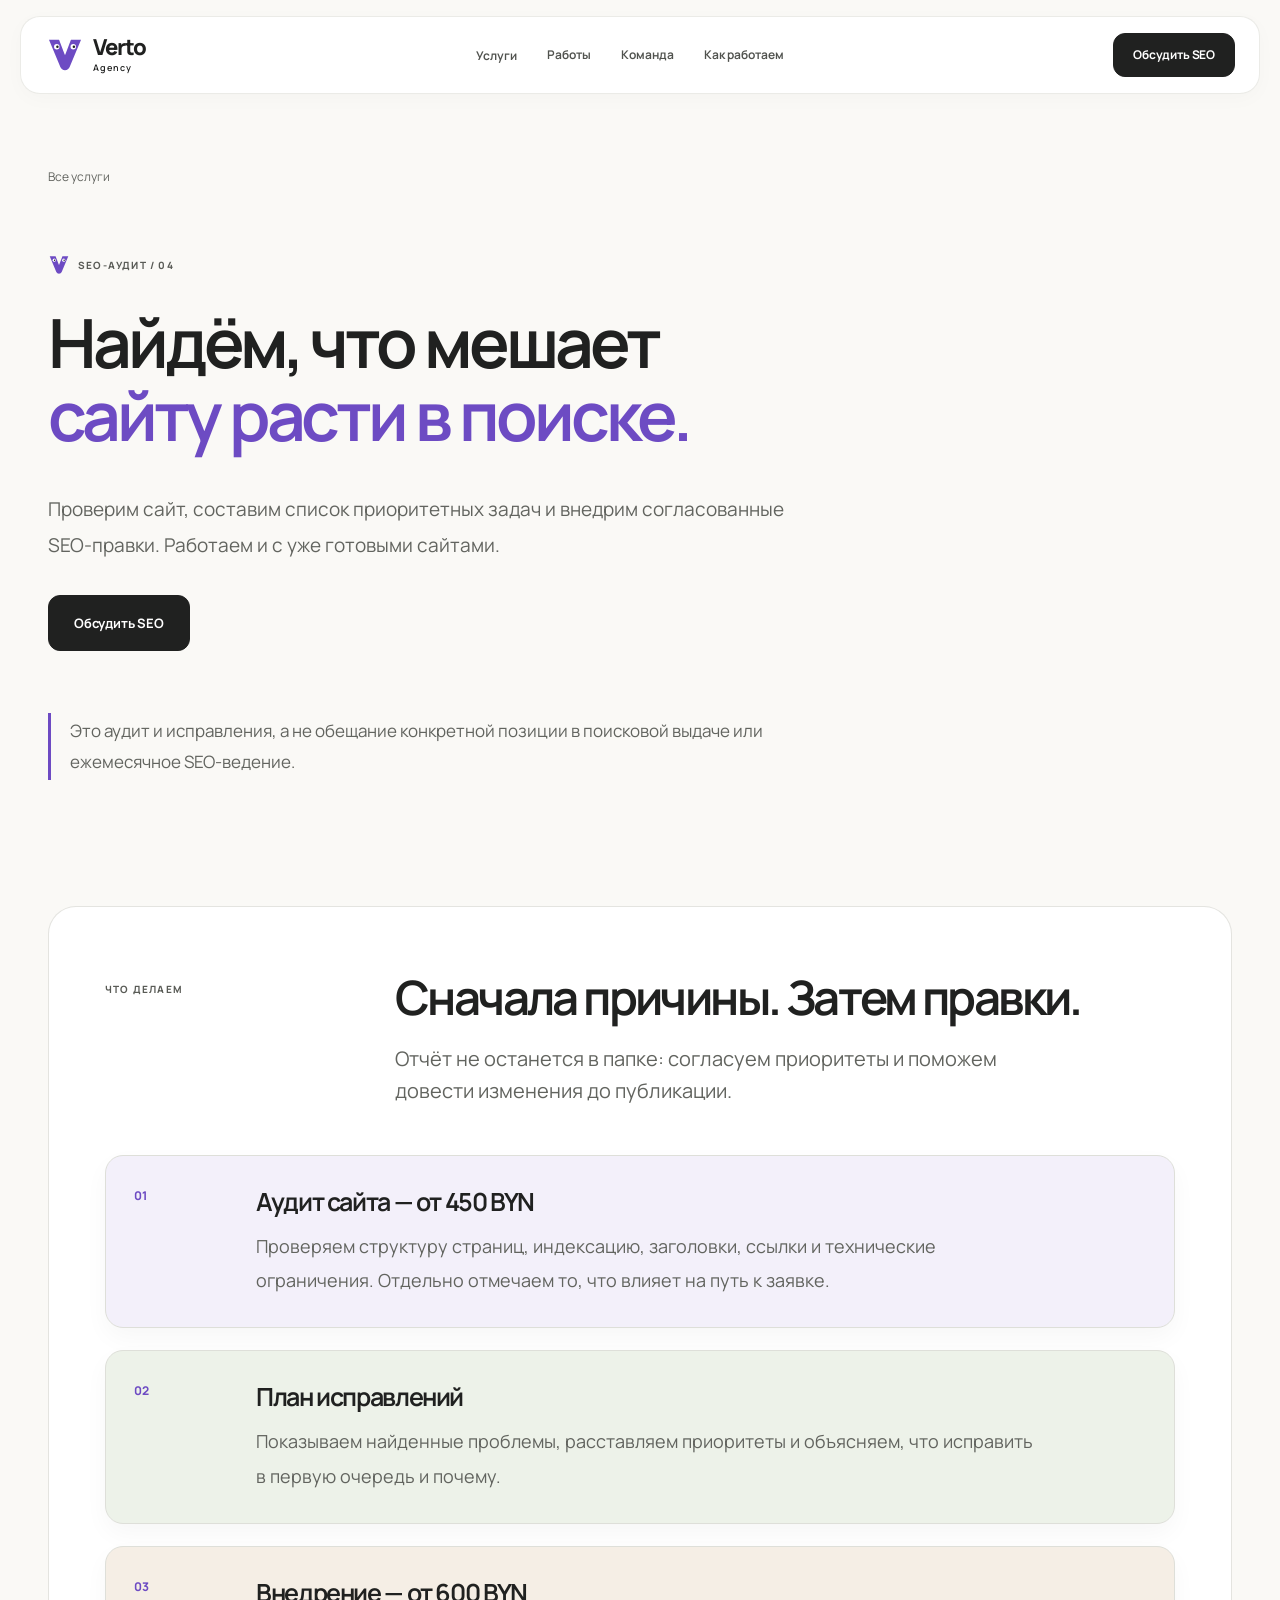
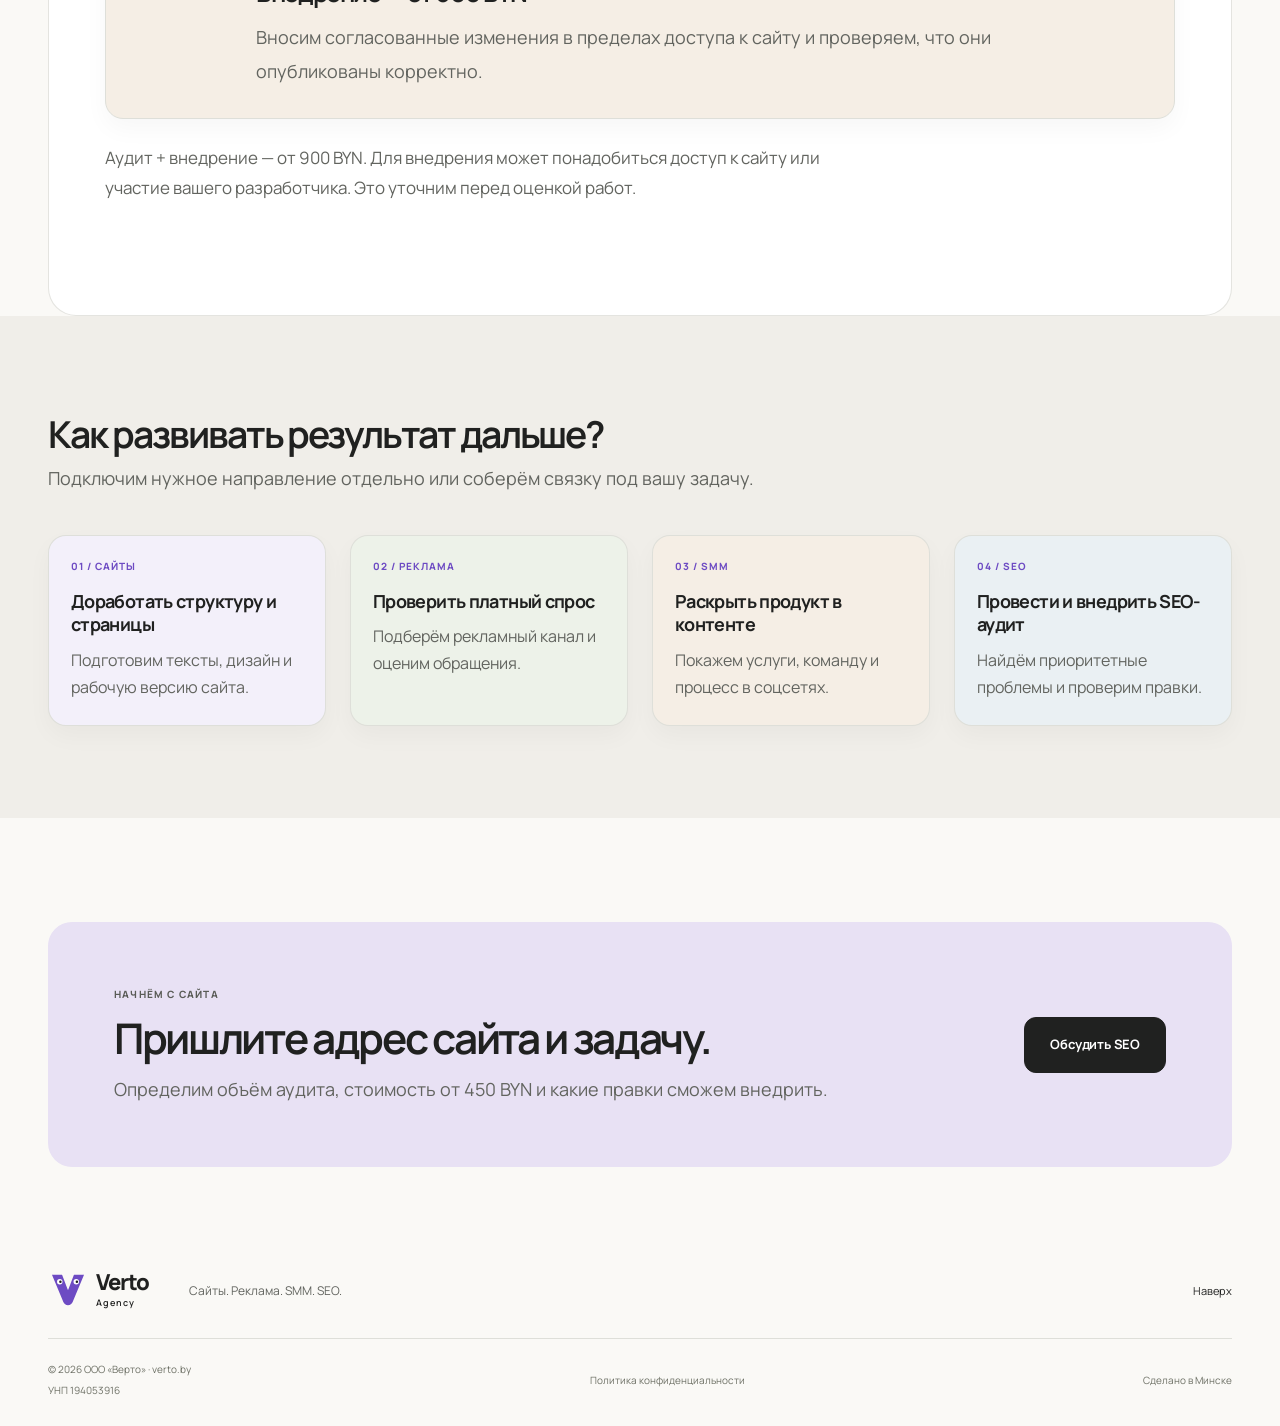
<file: services/seo/index.html>
<!doctype html>
<html lang="ru" data-base="../../">
<head>
  <meta charset="utf-8">
  <meta name="viewport" content="width=device-width, initial-scale=1">
  
  <title>SEO-аудит от 450 BYN — Verto Agency | Минск</title>
  <meta name="description" content="SEO-аудит от 450 BYN: находим проблемы сайта, составляем план и внедряем согласованные правки от 600 BYN. Минск и Беларусь."><link rel="canonical" href="https://verto.by/services/seo/">
  <meta name="theme-color" content="#faf9f6">
  <link rel="icon" href="../../assets/vi.svg" type="image/svg+xml">
  <link rel="preconnect" href="https://fonts.googleapis.com">
  <link rel="preconnect" href="https://fonts.gstatic.com" crossorigin>
  <link href="https://fonts.googleapis.com/css2?family=Manrope:wght@400;500;600;650;700;750;800&display=swap" rel="stylesheet">
  <link rel="stylesheet" href="../../site.css?v=20261109-contact-icons-1">
  <script src="../../site.js?v=20261109-contact-icons-1" defer></script>

  <!-- Yandex.Metrika counter -->
  <script type="text/javascript">
    if (/^(www\.)?verto\.by$/.test(location.hostname)) {
      (function(m,e,t,r,i,k,a){
        m[i]=m[i]||function(){(m[i].a=m[i].a||[]).push(arguments)};
        m[i].l=1*new Date();
        for (var j=0;j<document.scripts.length;j++){if(document.scripts[j].src===r){return;}}
        k=e.createElement(t),a=e.getElementsByTagName(t)[0],k.async=1,k.src=r,a.parentNode.insertBefore(k,a)
      })(window,document,'script','https://mc.yandex.ru/metrika/tag.js?id=114134032','ym');
      ym(114134032,'init',{ssr:true,webvisor:true,clickmap:true,ecommerce:"dataLayer",referrer:document.referrer,url:location.href,accurateTrackBounce:true,trackLinks:true});
    }
  </script>
  <!-- /Yandex.Metrika counter -->
  <!-- Meta Pixel Code -->
  <script>
    if (/^(www\.)?verto\.by$/.test(location.hostname)) {
      !function(f,b,e,v,n,t,s)
      {if(f.fbq)return;n=f.fbq=function(){n.callMethod?
      n.callMethod.apply(n,arguments):n.queue.push(arguments)};
      if(!f._fbq)f._fbq=n;n.push=n;n.loaded=!0;n.version='2.0';
      n.queue=[];t=b.createElement(e);t.async=!0;
      t.src=v;s=b.getElementsByTagName(e)[0];
      s.parentNode.insertBefore(t,s)}(window,document,'script',
      'https://connect.facebook.net/en_US/fbevents.js');
      fbq('init','1881270919425529');
      fbq('init','2239115797039785');
      fbq('init','1560622969207179');
      fbq('track','PageView');
    }
  </script>
  <!-- End Meta Pixel Code -->
</head>
<body>
  <noscript><div><img src="https://mc.yandex.ru/watch/114134032" style="position:absolute;left:-9999px;" alt=""></div></noscript>
  <noscript><img height="1" width="1" style="display:none" src="https://www.facebook.com/tr?id=1881270919425529&amp;ev=PageView&amp;noscript=1" alt=""></noscript>
  <noscript><img height="1" width="1" style="display:none" src="https://www.facebook.com/tr?id=2239115797039785&amp;ev=PageView&amp;noscript=1" alt=""></noscript>
  <noscript><img height="1" width="1" style="display:none" src="https://www.facebook.com/tr?id=1560622969207179&amp;ev=PageView&amp;noscript=1" alt=""></noscript>

  <a class="skip-link" href="#main">Перейти к содержимому</a>
  <header class="header">
    <a class="brand" href="../../" aria-label="Verto Agency — главная"><span class="brand-icon" aria-hidden="true"><img src="../../assets/vi.svg" alt=""></span><span class="brand-name">Verto<span>Agency</span></span></a>
    <nav class="navigation" id="navigation" aria-label="Основная навигация"><div class="nav-services"><button class="nav-services-toggle" type="button" aria-expanded="false" aria-controls="services-menu">Услуги</button><div class="services-menu" id="services-menu"><a href="../../#services" class="service-menu-link"><span>01</span>Сайт для бизнеса</a><a href="../../services/ads/" class="service-menu-link"><span>02</span>Реклама</a><a href="../../services/smm/" class="service-menu-link"><span>03</span>SMM и контент</a><a href="../../services/seo/" class="service-menu-link"><span>04</span>SEO-аудит</a><a href="../../?service=ai#service-ai" class="service-menu-link"><span>05</span>Внедрение ИИ</a></div></div><a href="../../#work">Работы</a><a href="../../#team">Команда</a><a href="../../#process">Как работаем</a></nav>
    <a class="button button-small header-cta" href="../../?service=seo#contact">Обсудить SEO </a>
    <button class="menu-button" type="button" aria-controls="navigation" aria-expanded="false" aria-label="Открыть меню"><span></span><span></span></button>
  </header>
  <main id="main">
    <section class="service-page-hero wrap" aria-labelledby="service-title">
      <a class="back-link" href="../../#services"> Все услуги</a>
      <p class="eyebrow"><img class="tiny-star" src="../../assets/vi.svg" alt=""> SEO-АУДИТ / 04</p>
      <div class="service-page-intro"><h1 id="service-title">Найдём, что мешает<br><span>сайту расти в поиске.</span></h1><div><p>Проверим сайт, составим список приоритетных задач и внедрим согласованные SEO-правки. Работаем и с уже готовыми сайтами.</p><a class="button" href="../../?service=seo#contact">Обсудить SEO </a></div></div>
      <p class="service-page-note">Это аудит и исправления, а не обещание конкретной позиции в поисковой выдаче или ежемесячное SEO-ведение.</p>
    </section>
    <section class="service-page-details wrap" aria-labelledby="details-title">
      <div class="section-heading"><p class="eyebrow">ЧТО ДЕЛАЕМ</p><div><h2 id="details-title">Сначала причины. Затем правки.</h2><p class="section-lead">Отчёт не останется в папке: согласуем приоритеты и поможем довести изменения до публикации.</p></div></div>
      <div class="service-detail-list">
        <article><span>01</span><div><h3>Аудит сайта — от 450 BYN</h3><p>Проверяем структуру страниц, индексацию, заголовки, ссылки и технические ограничения. Отдельно отмечаем то, что влияет на путь к заявке.</p></div></article>
        <article><span>02</span><div><h3>План исправлений</h3><p>Показываем найденные проблемы, расставляем приоритеты и объясняем, что исправить в первую очередь и почему.</p></div></article>
        <article><span>03</span><div><h3>Внедрение — от 600 BYN</h3><p>Вносим согласованные изменения в пределах доступа к сайту и проверяем, что они опубликованы корректно.</p></div></article>
      </div>
      <p class="service-page-footnote">Аудит + внедрение — от 900 BYN. Для внедрения может понадобиться доступ к сайту или участие вашего разработчика. Это уточним перед оценкой работ.</p>
    </section>
    <section class="service-cross-section" aria-labelledby="other-services-title"><div class="wrap">
      <div class="service-cross-heading"><h2 id="other-services-title">Как развивать результат дальше?</h2><p>Подключим нужное направление отдельно или соберём связку под вашу задачу.</p></div>
      <nav class="service-crosslinks" aria-label="Все услуги Verto">
        <a href="../../"><span class="cross-number">01 / САЙТЫ</span><strong>Доработать структуру и страницы</strong><span>Подготовим тексты, дизайн и рабочую версию сайта.</span></a>
        <a href="../ads/"><span class="cross-number">02 / РЕКЛАМА</span><strong>Проверить платный спрос</strong><span>Подберём рекламный канал и оценим обращения.</span></a>
        <a href="../smm/"><span class="cross-number">03 / SMM</span><strong>Раскрыть продукт в контенте</strong><span>Покажем услуги, команду и процесс в соцсетях.</span></a>
        <a href="./"><span class="cross-number">04 / SEO</span><strong>Провести и внедрить SEO-аудит</strong><span>Найдём приоритетные проблемы и проверим правки.</span></a>
      </nav>
    </div></section>
    <section class="service-page-cta wrap"><div><p class="eyebrow">НАЧНЁМ С САЙТА</p><h2>Пришлите адрес сайта и задачу.</h2><p>Определим объём аудита, стоимость от 450 BYN и какие правки сможем внедрить.</p></div><a class="button" href="../../?service=seo#contact">Обсудить SEO </a></section>
  </main>
  <footer class="footer wrap"><div class="footer-top"><a class="brand" href="../../" aria-label="Verto Agency — главная"><span class="brand-icon" aria-hidden="true"><img src="../../assets/vi.svg" alt=""></span><span class="brand-name">Verto<span>Agency</span></span></a><p>Сайты. Реклама. SMM. SEO.</p><a class="back-top" href="#main">Наверх </a></div><div class="footer-bottom"><span>© <span id="year">2026</span> ООО «Верто» · <a href="https://verto.by/">verto.by</a><span class="footer-unp">УНП 194053916</span></span><a href="../../privacy-policy/">Политика конфиденциальности</a><span>Сделано в Минске</span></div></footer>
</body>
</html>
</file>
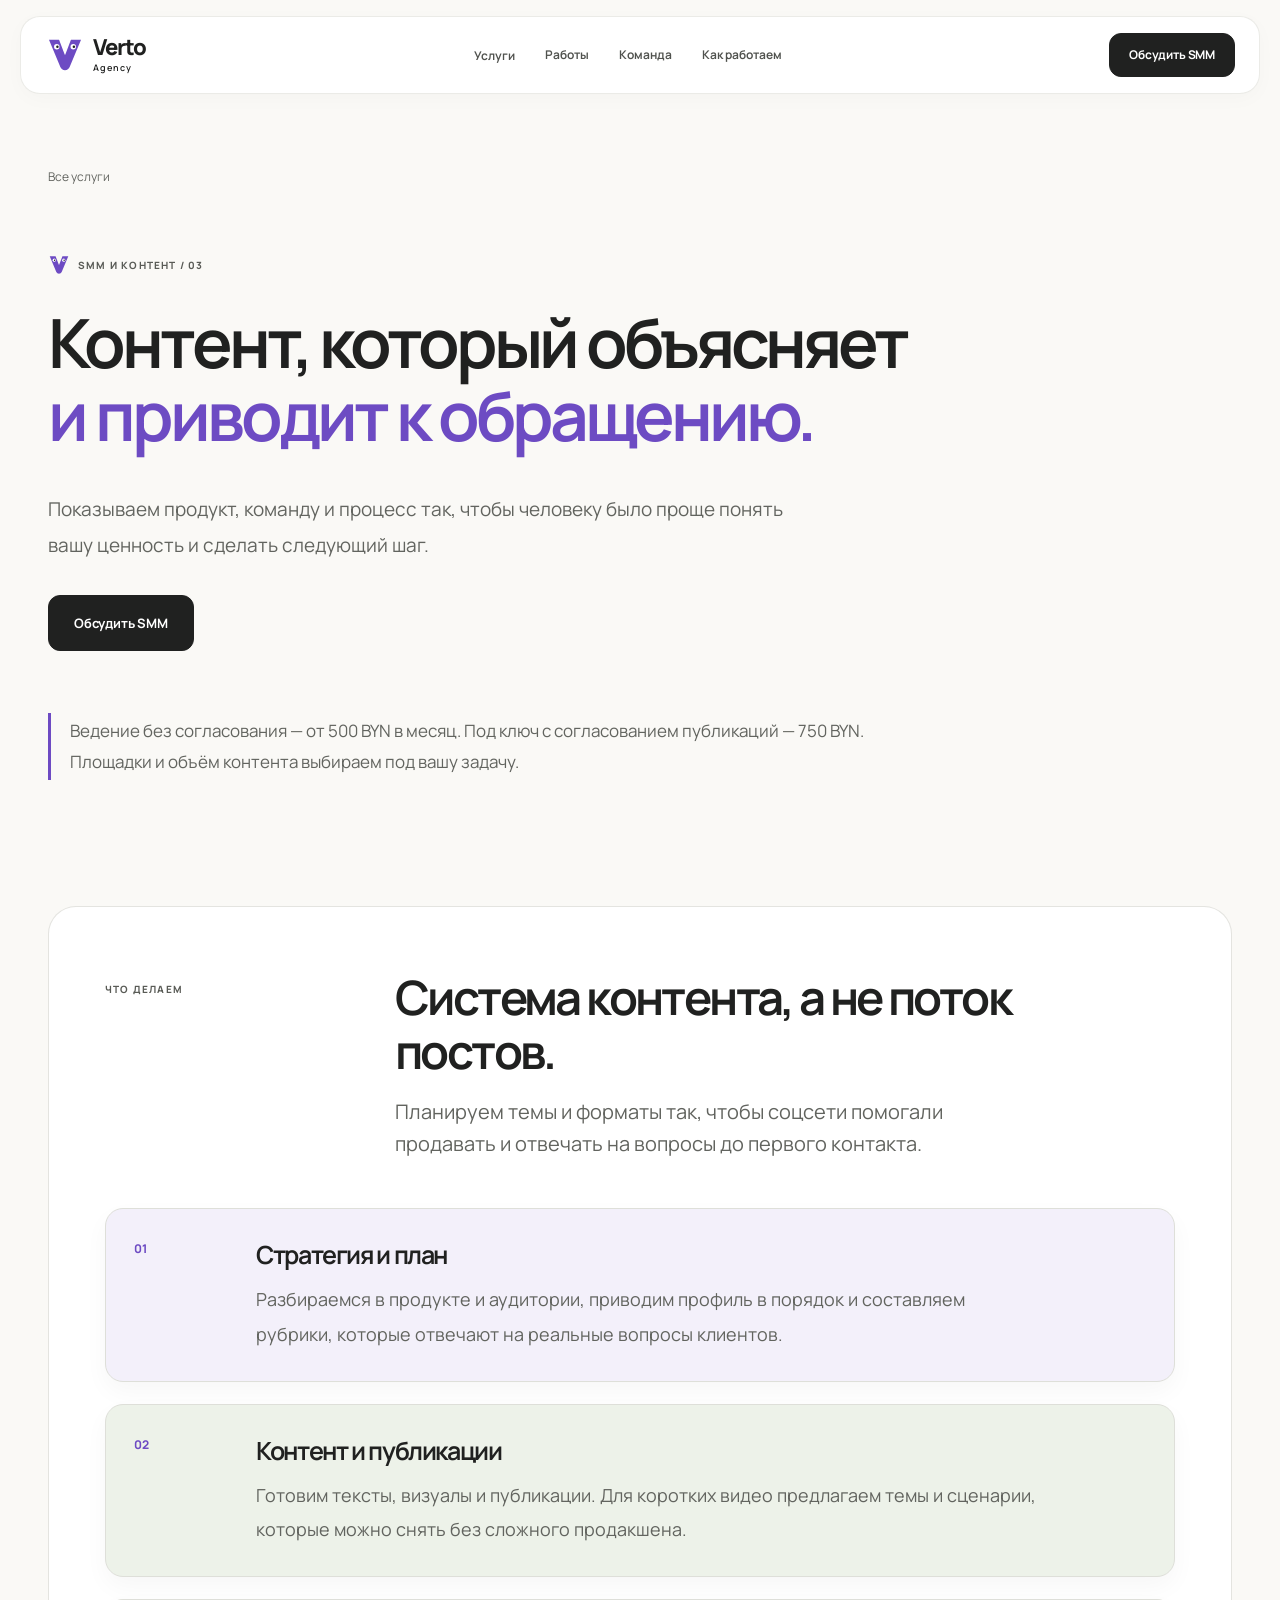
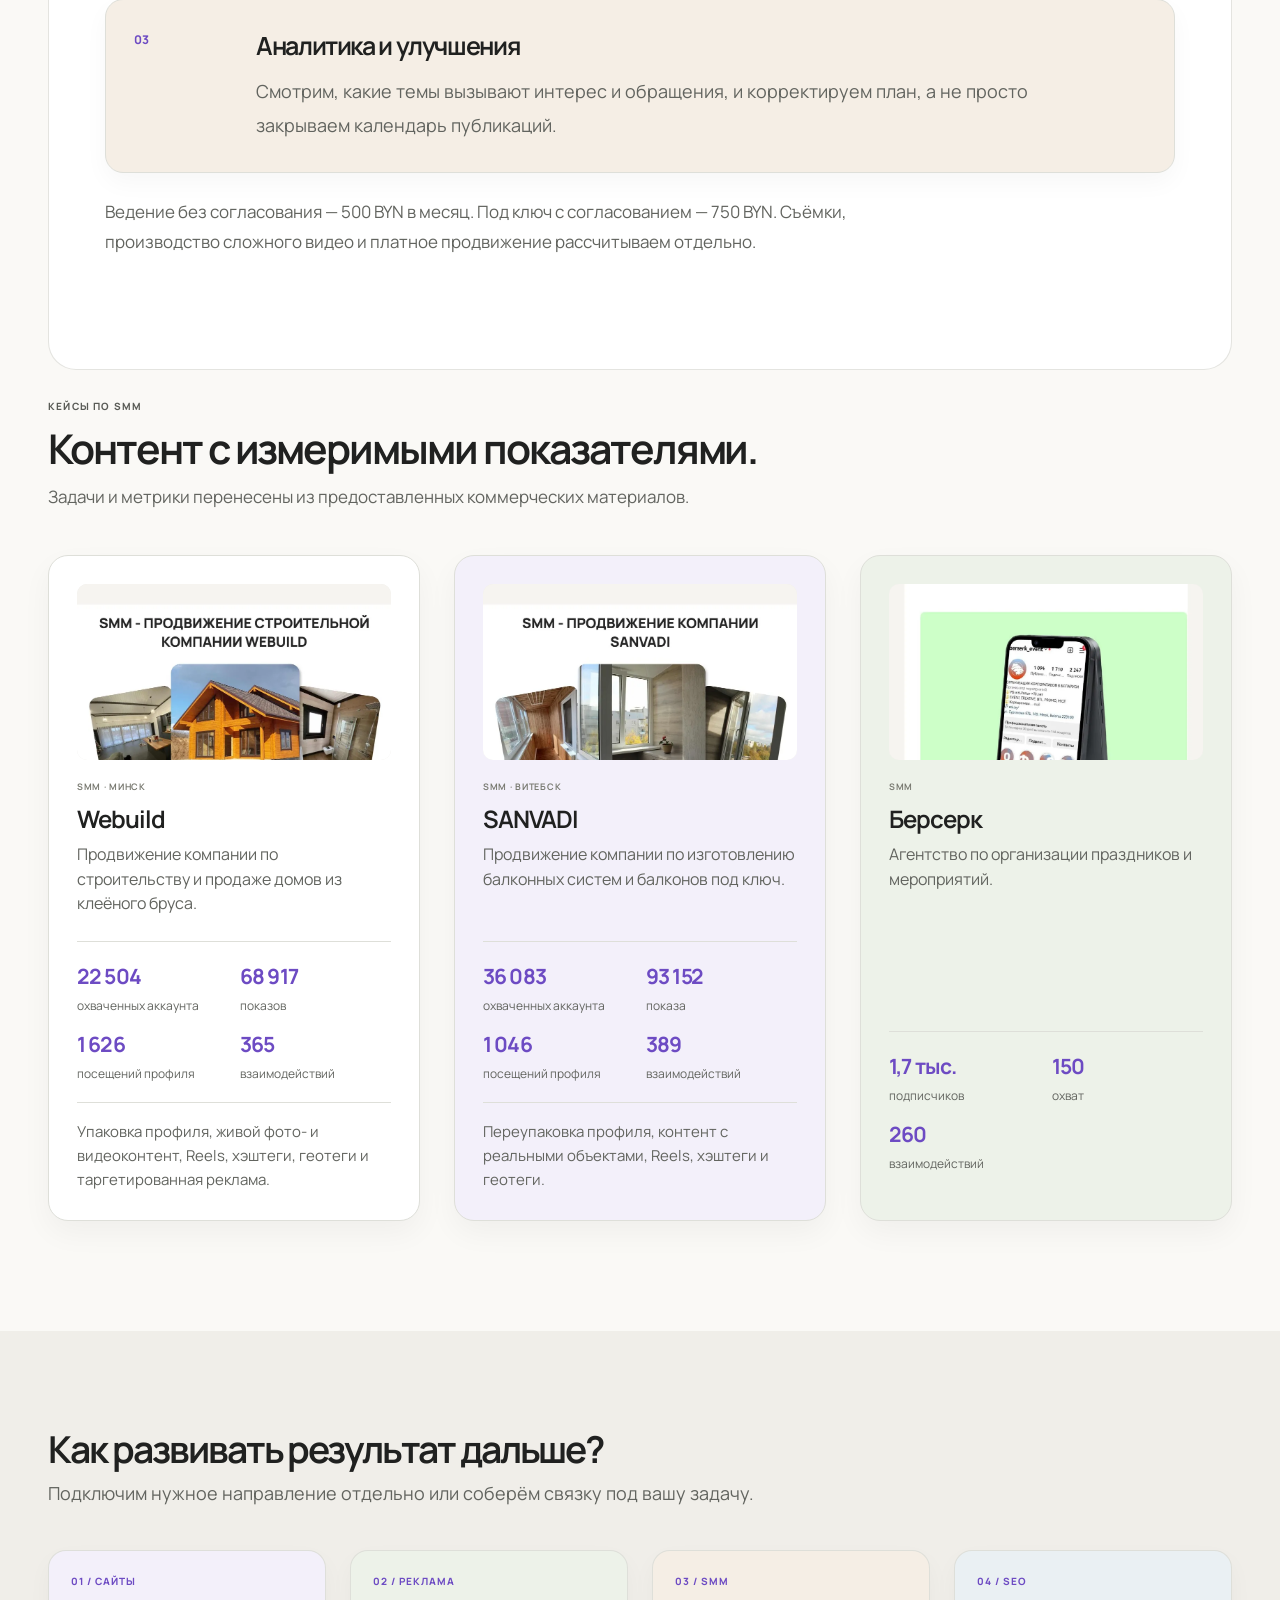
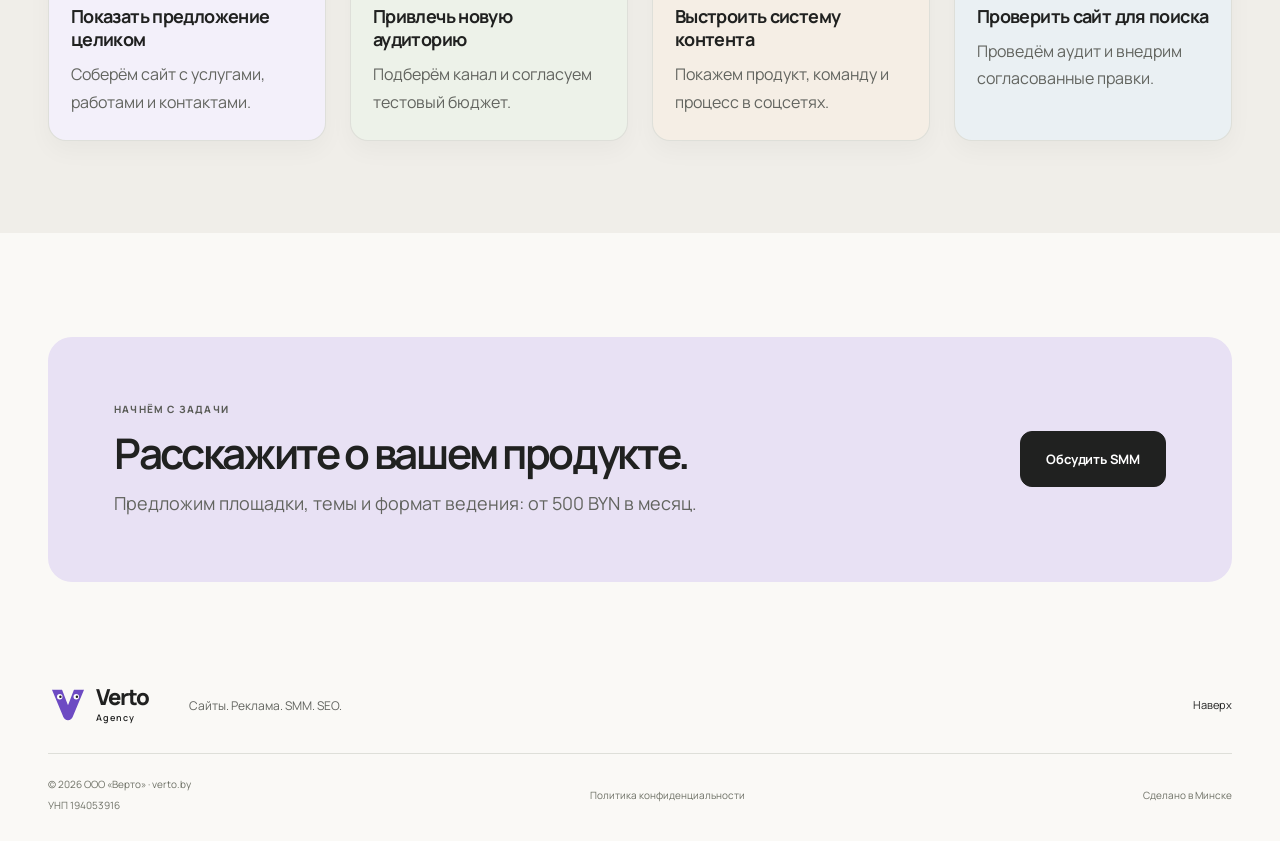
<file: services/smm/index.html>
<!doctype html>
<html lang="ru" data-base="../../">
<head>
  <meta charset="utf-8">
  <meta name="viewport" content="width=device-width, initial-scale=1">
  
  <title>SMM от 500 BYN — Verto Agency | Минск</title>
  <meta name="description" content="Ведение SMM от 500 BYN в месяц: стратегия, контент, публикации и аналитика. Под ключ с согласованием — 750 BYN."><link rel="canonical" href="https://verto.by/services/smm/">
  <meta name="theme-color" content="#faf9f6">
  <link rel="icon" href="../../assets/vi.svg" type="image/svg+xml">
  <link rel="preconnect" href="https://fonts.googleapis.com">
  <link rel="preconnect" href="https://fonts.gstatic.com" crossorigin>
  <link href="https://fonts.googleapis.com/css2?family=Manrope:wght@400;500;600;650;700;750;800&display=swap" rel="stylesheet">
  <link rel="stylesheet" href="../../site.css?v=20261109-contact-icons-1">
  <script src="../../site.js?v=20261109-contact-icons-1" defer></script>

  <!-- Yandex.Metrika counter -->
  <script type="text/javascript">
    if (/^(www\.)?verto\.by$/.test(location.hostname)) {
      (function(m,e,t,r,i,k,a){
        m[i]=m[i]||function(){(m[i].a=m[i].a||[]).push(arguments)};
        m[i].l=1*new Date();
        for (var j=0;j<document.scripts.length;j++){if(document.scripts[j].src===r){return;}}
        k=e.createElement(t),a=e.getElementsByTagName(t)[0],k.async=1,k.src=r,a.parentNode.insertBefore(k,a)
      })(window,document,'script','https://mc.yandex.ru/metrika/tag.js?id=114134032','ym');
      ym(114134032,'init',{ssr:true,webvisor:true,clickmap:true,ecommerce:"dataLayer",referrer:document.referrer,url:location.href,accurateTrackBounce:true,trackLinks:true});
    }
  </script>
  <!-- /Yandex.Metrika counter -->
  <!-- Meta Pixel Code -->
  <script>
    if (/^(www\.)?verto\.by$/.test(location.hostname)) {
      !function(f,b,e,v,n,t,s)
      {if(f.fbq)return;n=f.fbq=function(){n.callMethod?
      n.callMethod.apply(n,arguments):n.queue.push(arguments)};
      if(!f._fbq)f._fbq=n;n.push=n;n.loaded=!0;n.version='2.0';
      n.queue=[];t=b.createElement(e);t.async=!0;
      t.src=v;s=b.getElementsByTagName(e)[0];
      s.parentNode.insertBefore(t,s)}(window,document,'script',
      'https://connect.facebook.net/en_US/fbevents.js');
      fbq('init','1881270919425529');
      fbq('init','2239115797039785');
      fbq('init','1560622969207179');
      fbq('track','PageView');
    }
  </script>
  <!-- End Meta Pixel Code -->
</head>
<body>
  <noscript><div><img src="https://mc.yandex.ru/watch/114134032" style="position:absolute;left:-9999px;" alt=""></div></noscript>
  <noscript><img height="1" width="1" style="display:none" src="https://www.facebook.com/tr?id=1881270919425529&amp;ev=PageView&amp;noscript=1" alt=""></noscript>
  <noscript><img height="1" width="1" style="display:none" src="https://www.facebook.com/tr?id=2239115797039785&amp;ev=PageView&amp;noscript=1" alt=""></noscript>
  <noscript><img height="1" width="1" style="display:none" src="https://www.facebook.com/tr?id=1560622969207179&amp;ev=PageView&amp;noscript=1" alt=""></noscript>

  <a class="skip-link" href="#main">Перейти к содержимому</a>
  <header class="header">
    <a class="brand" href="../../" aria-label="Verto Agency — главная"><span class="brand-icon" aria-hidden="true"><img src="../../assets/vi.svg" alt=""></span><span class="brand-name">Verto<span>Agency</span></span></a>
    <nav class="navigation" id="navigation" aria-label="Основная навигация"><div class="nav-services"><button class="nav-services-toggle" type="button" aria-expanded="false" aria-controls="services-menu">Услуги</button><div class="services-menu" id="services-menu"><a href="../../#services" class="service-menu-link"><span>01</span>Сайт для бизнеса</a><a href="../../services/ads/" class="service-menu-link"><span>02</span>Реклама</a><a href="../../services/smm/" class="service-menu-link"><span>03</span>SMM и контент</a><a href="../../services/seo/" class="service-menu-link"><span>04</span>SEO-аудит</a><a href="../../?service=ai#service-ai" class="service-menu-link"><span>05</span>Внедрение ИИ</a></div></div><a href="../../#work">Работы</a><a href="../../#team">Команда</a><a href="../../#process">Как работаем</a></nav>
    <a class="button button-small header-cta" href="../../?service=smm#contact">Обсудить SMM </a>
    <button class="menu-button" type="button" aria-controls="navigation" aria-expanded="false" aria-label="Открыть меню"><span></span><span></span></button>
  </header>
  <main id="main">
    <section class="service-page-hero wrap" aria-labelledby="service-title">
      <a class="back-link" href="../../#services"> Все услуги</a>
      <p class="eyebrow"><img class="tiny-star" src="../../assets/vi.svg" alt=""> SMM И КОНТЕНТ / 03</p>
      <div class="service-page-intro"><h1 id="service-title">Контент, который объясняет<br><span>и приводит к обращению.</span></h1><div><p>Показываем продукт, команду и процесс так, чтобы человеку было проще понять вашу ценность и сделать следующий шаг.</p><a class="button" href="../../?service=smm#contact">Обсудить SMM </a></div></div>
      <p class="service-page-note">Ведение без согласования — от 500 BYN в месяц. Под ключ с согласованием публикаций — 750 BYN. Площадки и объём контента выбираем под вашу задачу.</p>
    </section>
    <section class="service-page-details wrap" aria-labelledby="details-title">
      <div class="section-heading"><p class="eyebrow">ЧТО ДЕЛАЕМ</p><div><h2 id="details-title">Система контента, а не поток постов.</h2><p class="section-lead">Планируем темы и форматы так, чтобы соцсети помогали продавать и отвечать на вопросы до первого контакта.</p></div></div>
      <div class="service-detail-list">
        <article><span>01</span><div><h3>Стратегия и план</h3><p>Разбираемся в продукте и аудитории, приводим профиль в порядок и составляем рубрики, которые отвечают на реальные вопросы клиентов.</p></div></article>
        <article><span>02</span><div><h3>Контент и публикации</h3><p>Готовим тексты, визуалы и публикации. Для коротких видео предлагаем темы и сценарии, которые можно снять без сложного продакшена.</p></div></article>
        <article><span>03</span><div><h3>Аналитика и улучшения</h3><p>Смотрим, какие темы вызывают интерес и обращения, и корректируем план, а не просто закрываем календарь публикаций.</p></div></article>
      </div>
      <p class="service-page-footnote">Ведение без согласования — 500 BYN в месяц. Под ключ с согласованием — 750 BYN. Съёмки, производство сложного видео и платное продвижение рассчитываем отдельно.</p>
    </section>
    <section class="service-case-section wrap" aria-labelledby="smm-cases-title"><div class="service-case-heading"><p class="eyebrow">КЕЙСЫ ПО SMM</p><h2 id="smm-cases-title">Контент с измеримыми показателями.</h2><p>Задачи и метрики перенесены из предоставленных коммерческих материалов.</p></div><div class="case-grid">
      <article class="marketing-case"><img width="900" height="1200" class="case-image" src="../../assets/cases/smm/webuild.webp" alt="Фрагмент SMM-кейса: Webuild" loading="lazy"><div class="case-top"><p class="project-category">SMM · МИНСК</p><h3>Webuild</h3><p>Продвижение компании по строительству и продаже домов из клеёного бруса.</p></div><div class="case-metrics"><div><strong>22 504</strong><span>охваченных аккаунта</span></div><div><strong>68 917</strong><span>показов</span></div><div><strong>1 626</strong><span>посещений профиля</span></div><div><strong>365</strong><span>взаимодействий</span></div></div><p class="case-work">Упаковка профиля, живой фото- и видеоконтент, Reels, хэштеги, геотеги и таргетированная реклама.</p></article>
      <article class="marketing-case"><img width="900" height="1200" class="case-image" src="../../assets/cases/smm/sanvadi.webp" alt="Фрагмент SMM-кейса: SANVADI" loading="lazy"><div class="case-top"><p class="project-category">SMM · ВИТЕБСК</p><h3>SANVADI</h3><p>Продвижение компании по изготовлению балконных систем и балконов под ключ.</p></div><div class="case-metrics"><div><strong>36 083</strong><span>охваченных аккаунта</span></div><div><strong>93 152</strong><span>показа</span></div><div><strong>1 046</strong><span>посещений профиля</span></div><div><strong>389</strong><span>взаимодействий</span></div></div><p class="case-work">Переупаковка профиля, контент с реальными объектами, Reels, хэштеги и геотеги.</p></article>

      <article class="marketing-case"><img width="900" height="1200" class="case-image" src="../../assets/cases/smm/berserk.webp" alt="Фрагмент SMM-кейса: Берсерк" loading="lazy"><div class="case-top"><p class="project-category">SMM</p><h3>Берсерк</h3><p>Агентство по организации праздников и мероприятий.</p></div><div class="case-metrics"><div><strong>1,7 тыс.</strong><span>подписчиков</span></div><div><strong>150</strong><span>охват</span></div><div><strong>260</strong><span>взаимодействий</span></div></div></article>
    </div></section>
    <section class="service-cross-section" aria-labelledby="other-services-title"><div class="wrap">
      <div class="service-cross-heading"><h2 id="other-services-title">Как развивать результат дальше?</h2><p>Подключим нужное направление отдельно или соберём связку под вашу задачу.</p></div>
      <nav class="service-crosslinks" aria-label="Все услуги Verto">
        <a href="../../"><span class="cross-number">01 / САЙТЫ</span><strong>Показать предложение целиком</strong><span>Соберём сайт с услугами, работами и контактами.</span></a>
        <a href="../ads/"><span class="cross-number">02 / РЕКЛАМА</span><strong>Привлечь новую аудиторию</strong><span>Подберём канал и согласуем тестовый бюджет.</span></a>
        <a href="./"><span class="cross-number">03 / SMM</span><strong>Выстроить систему контента</strong><span>Покажем продукт, команду и процесс в соцсетях.</span></a>
        <a href="../seo/"><span class="cross-number">04 / SEO</span><strong>Проверить сайт для поиска</strong><span>Проведём аудит и внедрим согласованные правки.</span></a>
      </nav>
    </div></section>
    <section class="service-page-cta wrap"><div><p class="eyebrow">НАЧНЁМ С ЗАДАЧИ</p><h2>Расскажите о вашем продукте.</h2><p>Предложим площадки, темы и формат ведения: от 500 BYN в месяц.</p></div><a class="button" href="../../?service=smm#contact">Обсудить SMM </a></section>
  </main>
  <footer class="footer wrap"><div class="footer-top"><a class="brand" href="../../" aria-label="Verto Agency — главная"><span class="brand-icon" aria-hidden="true"><img src="../../assets/vi.svg" alt=""></span><span class="brand-name">Verto<span>Agency</span></span></a><p>Сайты. Реклама. SMM. SEO.</p><a class="back-top" href="#main">Наверх </a></div><div class="footer-bottom"><span>© <span id="year">2026</span> ООО «Верто» · <a href="https://verto.by/">verto.by</a><span class="footer-unp">УНП 194053916</span></span><a href="../../privacy-policy/">Политика конфиденциальности</a><span>Сделано в Минске</span></div></footer>
</body>
</html>
</file>
<file: site.css>
:root{--paper:#faf9f6;--white:#fff;--ink:#202120;--muted:#62645f;--line:#dedfd9;--purple:#6d4bc3;--lavender:#e8e1f4;--radius:24px;--font:'Manrope',Arial,sans-serif}
*{box-sizing:border-box}html{scroll-behavior:smooth;scroll-padding-top:112px}body{margin:0;background:var(--paper);color:var(--ink);font-family:var(--font);font-size:15px;line-height:1.6;-webkit-font-smoothing:antialiased}body.dialog-open{overflow:hidden}a{color:inherit;text-decoration:none}button,input,textarea{font:inherit}button,a,input,summary,textarea{-webkit-tap-highlight-color:transparent}button{cursor:pointer}button:disabled{cursor:wait;opacity:.65}img{display:block;max-width:100%}h1,h2,h3,p,figure{margin:0}h1,h2,h3{line-height:1.13;font-weight:650;letter-spacing:-.055em}p{color:var(--muted)}::selection{background:var(--lavender)}:focus-visible{outline:3px solid var(--purple);outline-offset:5px}button{color:inherit}svg{display:block}.wrap{width:min(1280px,calc(100% - 96px));margin-inline:auto}.skip-link{position:fixed;top:-100px;left:20px;z-index:100;background:#fff;padding:12px}.skip-link:focus{top:16px}.eyebrow{font-size:10px;font-weight:750;letter-spacing:.12em;line-height:1.7;color:#595b56}.tiny-star{width:22px;height:22px;flex:none;object-fit:contain}.button{display:inline-flex;justify-content:center;align-items:center;gap:36px;min-height:56px;padding:16px 25px;border:1px solid var(--ink);border-radius:12px;background:var(--ink);color:#fff;font-size:13px;font-weight:700;letter-spacing:-.015em;transition:background .2s,transform .2s,border-color .2s}.button:hover{background:#45403f;border-color:#45403f;transform:translateY(-2px)}.button span{font-size:21px;line-height:1;font-weight:400}.button-small{min-height:44px;padding:11px 19px;font-size:12px;gap:24px}.button-outline{background:transparent;color:var(--ink);border-color:#b8bab2}.button-outline:hover{background:var(--ink);color:#fff}.text-link{display:inline-flex;align-items:center;gap:18px;font-size:13px;font-weight:700;line-height:1.5;text-decoration:underline;text-decoration-color:#b7b9b0;text-underline-offset:6px}.text-link:hover{color:var(--purple);text-decoration-color:var(--purple)}
.header{width:calc(100% - 40px);max-width:1440px;position:sticky;top:16px;z-index:30;display:flex;align-items:center;justify-content:space-between;gap:28px;margin:16px auto 0;padding:16px 24px;border:1px solid rgba(225,225,218,.65);border-radius:20px;background:rgba(255,255,255,.94);backdrop-filter:blur(16px);box-shadow:0 5px 20px rgba(24,29,17,.025)}.brand{display:inline-flex;align-items:center;gap:9px;flex-shrink:0}.brand-icon{width:39px;height:38px;display:grid;place-items:center;flex:none}.brand-icon img{width:38px;height:38px;object-fit:contain}.brand-name{font-size:22px;font-weight:800;letter-spacing:-1px;line-height:.9}.brand-name>span{display:block;font-size:9px;letter-spacing:.14em;margin-top:6px;font-weight:600}.navigation{display:flex;align-items:center;gap:30px}.navigation a{font-size:12px;font-weight:650;color:#50524e}.navigation a:hover{color:var(--purple)}.nav-services{position:relative}.nav-services:after{content:'';position:absolute;top:100%;right:-18px;width:245px;height:18px}.nav-services-toggle{border:0;padding:0;background:transparent;font-size:12px;font-weight:650;color:#50524e}.nav-services-toggle:hover,.nav-services-toggle[aria-expanded=true]{color:var(--purple)}.services-menu{display:none;position:absolute;top:calc(100% + 18px);right:-18px;width:245px;padding:8px;border:1px solid var(--line);border-radius:14px;background:#fff;box-shadow:0 16px 32px #00000012}.services-menu.is-open{display:grid;gap:2px}.service-menu-link{display:grid;grid-template-columns:24px 1fr;gap:9px;align-items:baseline;padding:11px 12px;border-radius:9px;font-size:12px!important;font-weight:650!important;color:var(--ink)!important;line-height:1.35}.service-menu-link span{font-size:9px;color:var(--purple);font-weight:750;letter-spacing:.04em}.service-menu-link:hover{background:var(--lavender);color:var(--purple)!important}.menu-button{display:none}
.hero{padding-top:74px}.hero-eyebrow{display:flex;align-items:center;justify-content:center;gap:9px;margin-bottom:21px}.hero h1{font-size:clamp(42px,5.3vw,76px);text-align:center;font-weight:650;line-height:1.09;letter-spacing:-.062em}.highlight{color:var(--purple)}.hero-lead{text-align:center;font-size:16px;line-height:1.7;max-width:700px;margin:25px auto 0}.hero-actions{display:flex;align-items:center;justify-content:center;gap:30px;margin-top:31px}.hero-showcase{display:grid;grid-template-columns:1fr 1.15fr 1fr;gap:22px;align-items:start;margin:67px 16px 0;padding-top:18px}.showcase-item{height:245px;overflow:hidden;background:#fff;border:7px solid #fff;border-bottom-width:0;border-radius:14px 14px 0 0;box-shadow:0 0 0 1px #e2e3dc,0 16px 28px #2427220a;position:relative;transition:transform .3s}.showcase-item:after{content:'';position:absolute;inset:75% 0 0;background:linear-gradient(transparent,var(--paper))}.showcase-item img{width:100%;height:calc(100% - 23px);object-fit:cover;object-position:top}.showcase-center img,.showcase-right img{object-fit:contain;object-position:top center;background:#fff}.showcase-left{transform:rotate(-5deg);margin-top:18px}.showcase-right{transform:rotate(5deg);margin-top:18px}.showcase-center{height:278px;z-index:1;margin-top:-16px}.showcase-item:hover{transform:translateY(-8px)}.browser-bar{display:flex;justify-content:space-between;align-items:center;gap:10px;height:23px;font-size:7px;color:#72756e;letter-spacing:.12em;background:#fff;padding:0 6px 6px}.browser-bar>span:first-child{font-size:6px;letter-spacing:2px;color:#cbccc6}.hero-bottom{border-bottom:1px solid var(--line);border-top:1px solid var(--line);padding:21px 0;display:flex;justify-content:space-between;gap:16px;position:relative;background:var(--paper);font-size:11px;color:var(--muted)}.hero-bottom a{color:var(--ink);font-weight:650}.hero-bottom a span{margin-left:18px}
.section{padding-top:116px;padding-bottom:116px}.section-heading{display:grid;grid-template-columns:1fr 3fr;gap:30px;align-items:start;margin-bottom:53px}.section-heading>.eyebrow{padding-top:10px}.section-heading h2,.team-heading h2,.faq-section h2{font-size:clamp(32px,3.7vw,51px);line-height:1.13}.section-lead{font-size:15px;margin-top:18px;max-width:610px}.situations{display:grid;grid-template-columns:repeat(3,1fr);gap:39px}.situations article{border-top:1px solid var(--line);padding-top:23px}.line-icon{font-size:30px;color:var(--purple);display:block;width:58px;height:48px;object-fit:contain;object-position:left center}.situations h3{font-size:24px;letter-spacing:-.04em;line-height:1.23;margin:10px 0 17px}.situations p{font-size:14px;line-height:1.8;max-width:330px}.situations .text-link{margin-top:24px}
.services-section{padding:94px 0 55px;background:#f0eee9}.service{border-top:1px solid #d4d5cd}.service:last-child{border-bottom:1px solid #d4d5cd}summary{cursor:pointer;list-style:none}summary::-webkit-details-marker{display:none}.service summary{display:flex;align-items:center;gap:26px;padding:26px 0;min-height:103px}.service-number{font-size:12px;color:#7c7e75;width:26px}.service h3{font-size:30px;letter-spacing:-.045em;flex:1}.service-price{font-size:12px;color:var(--muted);margin-left:auto}.plus{width:30px;height:30px;position:relative;flex-shrink:0;margin-left:18px}.plus:before,.plus:after{content:'';position:absolute;width:14px;height:1.5px;background:var(--ink);left:8px;top:14px;transition:transform .25s}.plus:after{transform:rotate(90deg)}details[open]>summary .plus:after{transform:rotate(0)}details[open]>summary .plus{background:#dfd7ef;border-radius:50%}.service-body{display:grid;grid-template-columns:1fr 1.12fr;gap:70px;padding:10px 56px 38px}.service-intro{font-size:31px;line-height:1.28;letter-spacing:-.04em;color:#393d37;margin-bottom:26px}.service-body>div>p:not(.service-intro){font-size:14px;line-height:1.8}.check-list{padding:0;margin:23px 0;list-style:none;display:grid;gap:10px;font-size:13px}.check-list li{display:flex;align-items:baseline;gap:12px}.check-list li:before{content:'';color:var(--purple)}.service-body>div>p.fine{font-size:11px;line-height:1.8;color:#74766f}.services-note{display:flex;align-items:center;gap:17px;margin-top:33px}.services-note p{font-size:12px}.services-note a{margin-left:auto;font-size:12px}
.projects{display:grid;grid-template-columns:1fr 1fr;gap:45px 28px}.project-wide{grid-column:1/-1}.project-image{display:block;width:100%;height:335px;position:relative;border:0;border-radius:18px;background:#e8e5dd;overflow:hidden;padding:32px 40px 0;text-align:left}.project-window{display:block;height:100%;overflow:hidden;box-shadow:0 2px 22px #12191718;border-radius:8px 8px 0 0;background:#fff;transition:transform .4s}.project-window img{width:100%;height:auto}.project-image:hover .project-window{transform:translateY(-8px)}.project-open{position:absolute;bottom:19px;right:20px;background:#fff;box-shadow:0 3px 8px #0000000c;border-radius:50%;width:41px;height:41px;display:grid;place-items:center;font-size:22px}.project-wide .project-image{height:405px;padding:37px 120px 0;background:#e8e5df}.project-wide .project-window{max-width:820px;margin:auto}.cleaning{background:#e2e9df}.club{background:#e6dfee}.project-description{display:flex;justify-content:space-between;gap:22px;align-items:center;margin-top:20px}.project-category{font-size:9px;letter-spacing:.08em;font-weight:650;color:#77786f}.project-description h3{font-size:26px;margin-top:6px}.project-description>p{font-size:12px;line-height:1.6}.project:not(.project-wide) .project-description{display:block}.project:not(.project-wide) .project-description>p{margin-top:12px}.work-footer{display:flex;align-items:center;justify-content:space-between;margin-top:44px;padding-top:28px;border-top:1px solid var(--line)}.work-footer p{font-size:13px}
.team-section{padding-top:15px}.team-heading{text-align:center;margin-bottom:36px}.team-heading .eyebrow{margin-bottom:19px}.team-heading p:last-child{font-size:15px;margin-top:20px}.founder-notes{display:grid;grid-template-columns:1fr 1fr;gap:50px;border-bottom:1px solid var(--line);padding:29px 0 34px}.founder-notes>div{display:flex;align-items:center;gap:15px;min-width:0}.founder-portrait{display:block;width:72px;height:96px;object-fit:cover;border-radius:10px;flex-shrink:0;background:#ece9e1}.founder-notes h3{font-size:17px;letter-spacing:-.02em;line-height:1.5}.founder-notes h3 span{font-size:11px;color:var(--muted);font-weight:500;margin-left:8px;letter-spacing:0}.founder-notes p{font-size:12px;line-height:1.7;margin-top:6px}.process-list{list-style:none;display:grid;grid-template-columns:repeat(4,1fr);gap:28px;padding:0;margin:0}.process-list li{border-top:1px solid var(--line);padding-top:19px}.process-list li>span{font-size:9px;letter-spacing:.09em;color:var(--purple);font-weight:750}.process-list h3{font-size:22px;line-height:1.25;letter-spacing:-.04em;margin:21px 0 12px}.process-list p{font-size:13px;line-height:1.8}
.faq-section{display:grid;grid-template-columns:1fr 1.25fr;gap:60px;padding-top:25px;padding-bottom:110px}.faq-section h2{font-size:38px;margin-top:20px}.faq-section .text-link{font-size:11px;margin-top:26px}.faq-list details{border-bottom:1px solid var(--line)}.faq-list details:first-child{border-top:1px solid var(--line)}.faq-list summary{display:flex;align-items:center;justify-content:space-between;gap:20px;padding:18px 0;font-size:14px;font-weight:650;line-height:1.6}.faq-list p{padding:0 35px 22px 0;font-size:13px;line-height:1.85}
.contact-section{display:grid;grid-template-columns:1.1fr 1fr;gap:60px;background:var(--lavender);border-radius:24px;padding:56px;margin-bottom:75px}.contact-copy{padding:9px 0;display:flex;align-items:start;flex-direction:column}.contact-copy h2{font-size:clamp(37px,3.7vw,53px);line-height:1.16;margin-top:28px}.contact-copy h2 span{color:var(--purple)}.contact-copy>p:not(.eyebrow){font-size:14px;margin:22px 0 31px;line-height:1.8;color:#585462}.contact-phone{font-size:24px;font-weight:650;letter-spacing:-.04em;white-space:nowrap}.contact-copy>.text-link{font-size:13px;margin-top:12px}.contact-location{font-size:10px;color:#686172;margin-top:auto;padding-top:38px}.contact-location img{display:inline-block;width:20px;height:20px;margin-right:8px;vertical-align:middle}.contact-form{padding:30px;background:#fff;border-radius:17px;min-width:0;position:relative}.contact-form h3{font-size:23px;letter-spacing:-.04em}.contact-form>p:first-of-type{font-size:11px;margin:9px 0 25px}.contact-form>label{display:block;font-size:11px;font-weight:650;margin-bottom:7px}.contact-form>label>span{font-weight:400;color:#72756c;margin-left:5px}.contact-form>input,.contact-form>textarea{width:100%;border:1px solid #dadcd3;border-radius:7px;background:#fdfdfb;padding:12px 13px;margin:0 0 17px;min-height:45px;font-size:13px;color:var(--ink)}.contact-form textarea{resize:vertical;min-height:90px}.contact-form input::placeholder,.contact-form textarea::placeholder{color:#85877f}.contact-form>.consent{display:flex;align-items:start;gap:8px;font-size:10px;font-weight:400;line-height:1.7;margin:0 0 21px}.consent input{flex-shrink:0;accent-color:var(--purple);margin:3px 0 0;width:14px;height:14px}.contact-form>.consent>span{color:#66685f;margin:0}.consent a{text-decoration:underline;text-underline-offset:2px}.contact-form>.button{width:100%;justify-content:space-between;font-size:12px;min-height:49px}.honeypot{position:absolute;left:-10000px;width:1px;height:1px;overflow:hidden}.form-status{font-size:12px;margin-top:12px;line-height:1.6;overflow-wrap:anywhere}.form-status:empty{margin:0}.form-status.error{color:#a22b20}.form-status.success{color:#286344}
.footer{padding-bottom:28px}.footer-top{display:flex;align-items:center;gap:40px;padding-bottom:29px;border-bottom:1px solid var(--line)}.footer-top>p{font-size:12px}.back-top{margin-left:auto;font-size:11px}.footer-bottom{display:flex;gap:30px;justify-content:space-between;align-items:center;padding-top:22px;font-size:10px;color:#6d7065}.footer-bottom a:hover{text-decoration:underline}dialog{border:0;padding:0;width:min(1050px,calc(100% - 40px));max-height:90dvh;border-radius:16px;background:var(--paper);box-shadow:0 20px 90px #0003}dialog::backdrop{background:#151321bc;backdrop-filter:blur(5px)}.dialog-bar{position:sticky;top:0;display:flex;justify-content:space-between;align-items:center;gap:20px;padding:15px 20px;background:#fff;z-index:2;border-bottom:1px solid var(--line)}.dialog-bar h2{font-size:20px;letter-spacing:-.025em}.dialog-close{width:40px;height:40px;display:grid;place-items:center;background:#efeee9;border:0;border-radius:50%;font-size:17px}.dialog-content{padding:20px}.dialog-content img{width:100%;height:auto;border-radius:5px}.portfolio-page{padding-top:75px}.portfolio-page .section-heading{margin-bottom:55px}.portfolio-page .projects{padding-bottom:70px}.portfolio-page .project-description{display:block}.portfolio-page .project-description>p{margin-top:10px}.back-link{display:inline-block;margin-bottom:28px;font-size:12px;color:var(--muted)}
@media(min-width:1500px){.hero-showcase{margin-top:80px}.showcase-item{height:290px}.showcase-center{height:323px}}
@media(max-width:1050px){.wrap{width:calc(100% - 64px)}.navigation{gap:18px}.header{gap:15px;padding-inline:20px}.header-cta{gap:14px}.hero{padding-top:65px}.hero h1{font-size:58px}.hero-showcase{gap:14px;margin-inline:5px}.showcase-item{height:205px}.showcase-center{height:238px}.section-heading{grid-template-columns:1fr 2.6fr}.situations{gap:25px}.situations h3{font-size:22px}.service-body{gap:40px;padding-left:52px;padding-right:20px}.project-wide .project-image{padding-inline:70px}.project-image{padding-inline:25px}.contact-section{padding:35px;gap:30px}.contact-copy h2{font-size:40px}.contact-phone{font-size:22px}.contact-form{padding:25px}.process-list{gap:20px}.process-list h3{font-size:19px}.faq-section{gap:35px}.faq-section h2{font-size:33px}}
@media(max-width:760px){.nav-services:after{display:none}html{scroll-padding-top:98px}.wrap{width:calc(100% - 40px)}.header{width:calc(100% - 24px);top:10px;margin-top:10px;padding:13px 16px;border-radius:15px;gap:15px}.brand-name{font-size:21px}.brand-icon{width:32px;font-size:30px}.header-cta{margin-left:auto;min-height:38px;padding:9px 12px;gap:8px;font-size:10px;border-radius:9px}.header-cta span{font-size:17px}.menu-button{display:flex;flex-direction:column;align-items:center;justify-content:center;gap:5px;width:36px;height:38px;padding:8px;border:1px solid #ddd;border-radius:8px;background:transparent;flex-shrink:0}.menu-button span{height:1.5px;width:17px;background:var(--ink);transition:transform .2s}.menu-button[aria-expanded=true] span:first-child{transform:translateY(3.25px) rotate(45deg)}.menu-button[aria-expanded=true] span:last-child{transform:translateY(-3.25px) rotate(-45deg)}.navigation{display:none;position:absolute;top:calc(100% + 8px);left:0;right:0;padding:13px 20px;border:1px solid var(--line);border-radius:14px;background:#fff;box-shadow:0 14px 25px #0000000a}.navigation.is-open{display:flex;flex-direction:column;align-items:stretch;gap:0}.navigation a{padding:11px 0;font-size:14px}.nav-services-toggle{display:block;width:100%;padding:11px 0;text-align:left;font-size:14px}.services-menu,.services-menu.is-open{display:grid;position:static;width:auto;padding:0 0 7px;border:0;border-radius:0;box-shadow:none;gap:0}.service-menu-link{padding:9px 0 9px 15px;font-size:13px!important}.hero{padding-top:53px}.hero-eyebrow{font-size:8px;letter-spacing:.08em;margin-bottom:20px}.tiny-star{font-size:20px}.hero h1{font-size:clamp(32px,7.5vw,49px);letter-spacing:-.06em;line-height:1.13}.hero-lead{font-size:13px;line-height:1.85;margin-top:21px;max-width:460px}.desktop-break{display:none}.hero-actions{gap:20px;margin-top:26px}.hero-actions .button{min-height:48px;padding:13px 18px;gap:15px;font-size:11px}.hero-actions .text-link{font-size:11px;gap:7px}.hero-showcase{gap:10px;margin-top:38px;margin-inline:0;grid-template-columns:1fr 1.2fr 1fr;padding-top:15px}.showcase-item{height:125px;border-width:4px;border-bottom-width:0;border-radius:7px 7px 0 0}.showcase-center{height:151px;margin-top:-9px}.showcase-left,.showcase-right{margin-top:9px}.showcase-item img{height:calc(100% - 14px)}.browser-bar{height:14px;font-size:4px;letter-spacing:.02em;padding:0 2px 3px;gap:2px}.browser-bar>span:first-child{font-size:3px;letter-spacing:1px}.hero-bottom{font-size:9px;padding:17px 0;line-height:1.7;align-items:center}.hero-bottom>span{max-width:160px}.hero-bottom a{text-align:right;max-width:150px}.hero-bottom a span{margin-left:5px}.section{padding:72px 0}.section-heading{display:block;margin-bottom:32px}.section-heading>.eyebrow{padding:0;margin-bottom:17px}.section-heading h2,.team-heading h2{font-size:34px;letter-spacing:-.05em}.section-lead{font-size:13px;margin-top:15px}.situations{grid-template-columns:1fr;gap:28px}.situations article{position:relative;padding-top:24px;padding-left:66px}.line-icon{position:absolute;left:0;top:23px;font-size:24px}.situations h3{font-size:24px;margin-top:0}.situations p{font-size:13px;max-width:none}.situations .text-link{font-size:12px;margin-top:18px}.services-section{padding:62px 0 35px}.service summary{gap:12px;padding:21px 0;min-height:85px;flex-wrap:wrap;position:relative;padding-right:42px}.service-number{width:19px;font-size:10px}.service h3{font-size:22px;line-height:1.2}.service-price{width:calc(100% - 31px);margin:0 0 0 31px;font-size:10px}.service summary .plus{position:absolute;right:0;top:24px;margin:0}.service-body{display:block;padding:4px 0 27px 31px}.service-intro{font-size:25px;margin-bottom:18px}.service-body .button{margin-bottom:24px}.service-body>div>p:not(.service-intro){font-size:13px}.check-list{font-size:12px}.services-note{align-items:start;gap:12px;flex-wrap:wrap}.services-note p{font-size:11px;flex:1;min-width:200px}.services-note a{margin-left:32px;font-size:11px}.projects{grid-template-columns:1fr;gap:32px}.project-wide{grid-column:auto}.project-image,.project-wide .project-image{height:285px;padding:23px 24px 0;border-radius:13px}.project-wide .project-image{height:310px}.project-description,.project-wide .project-description{display:block;margin-top:16px}.project-category{font-size:8px}.project-description h3{font-size:24px}.project-description>p{font-size:12px;margin-top:9px}.project-open{width:35px;height:35px;right:14px;bottom:15px;font-size:20px}.work-footer{margin-top:30px;gap:20px}.work-footer p{font-size:11px;max-width:170px}.work-footer .button{font-size:11px;padding:11px 15px;min-height:44px;gap:15px}.team-section{padding-top:0}.team-heading{text-align:left;margin-bottom:24px}.team-heading p:last-child{font-size:13px;margin-top:17px}.founder-notes{grid-template-columns:1fr;gap:25px;padding:25px 0}.founder-portrait{width:60px;height:80px;border-radius:8px}.founder-notes h3{font-size:16px}.founder-notes h3 span{display:block;margin-left:0;font-size:10px}.founder-notes p{font-size:12px}.process-list{grid-template-columns:1fr 1fr;gap:30px 20px}.process-list li{padding-top:15px}.process-list h3{font-size:21px;margin:17px 0 10px}.process-list p{font-size:12px}.process-list li>span{font-size:8px;letter-spacing:.03em}.faq-section{grid-template-columns:1fr;gap:31px;padding-top:0;padding-bottom:65px}.faq-section h2{font-size:34px;margin-top:17px}.faq-section .text-link{margin-top:20px}.faq-list summary{font-size:13px;gap:12px;padding:16px 0}.faq-list summary .plus{margin:0}.faq-list p{font-size:12px;padding-right:15px}.contact-section{display:block;padding:28px 20px;border-radius:16px;margin-bottom:48px}.contact-copy{padding:0 0 28px}.contact-copy h2{font-size:37px;margin-top:20px}.contact-copy>p:not(.eyebrow){font-size:13px;margin:17px 0 24px}.contact-copy>.text-link{font-size:12px}.contact-location{font-size:9px;padding-top:22px}.contact-phone{font-size:25px}.contact-form{padding:23px 19px;border-radius:12px}.contact-form h3{font-size:23px}.contact-form>input,.contact-form>textarea{font-size:16px}.contact-form>label{font-size:11px}.footer-top{flex-wrap:wrap;gap:19px;padding-bottom:24px}.footer-top>p{order:3;width:100%;font-size:11px}.footer-bottom{flex-wrap:wrap;gap:13px 20px;font-size:9px;line-height:1.7;padding-top:19px}.footer-bottom>a{order:3;width:100%}.footer-bottom>span:last-child{margin-left:auto}dialog{width:calc(100% - 20px);max-height:92dvh}.dialog-content{padding:8px}.dialog-bar{padding:10px 13px}.dialog-bar h2{font-size:18px}.portfolio-page{padding-top:45px}}
@media(max-width:370px){.wrap{width:calc(100% - 30px)}.header-cta{display:none}.menu-button{margin-left:auto}.hero h1{font-size:32px}.hero-actions{gap:13px}.hero-actions .button{padding-inline:12px;gap:10px}.hero-actions .text-link{font-size:10px}.hero-lead{font-size:12px}.showcase-item{height:110px}.showcase-center{height:136px}.process-list{grid-template-columns:1fr}.contact-section{padding:25px 16px}.contact-copy h2{font-size:33px}.contact-phone{font-size:22px}.founder-notes h3 span{display:block;margin-left:0}}
@media(prefers-reduced-motion:reduce){html{scroll-behavior:auto}*,*:before,*:after{transition:none!important;animation:none!important}}
.portfolio-page h1{font-size:clamp(34px,4vw,56px)}.portfolio-page .work-footer{margin-bottom:75px}.policy-page{padding-block:65px 90px;max-width:930px}.policy-page h1{font-size:clamp(30px,4vw,48px);overflow-wrap:anywhere}.policy-text{white-space:pre-wrap;overflow-wrap:anywhere;font-size:14px;line-height:1.85;margin-top:45px;color:var(--muted)}.brief-page{padding-top:65px}@media(max-width:760px){.policy-page{padding-block:40px 60px}.policy-text{font-size:12px}.brief-page{padding-top:35px}}
.hero-terms{max-width:660px;margin:20px auto 0;text-align:center;font-size:12px;line-height:1.8}.hero-terms a{color:var(--purple);text-decoration:underline;text-underline-offset:3px}.launch-terms{display:grid;grid-template-columns:1.2fr 1fr;gap:40px;margin-top:36px;padding-top:25px;border-top:1px solid var(--line)}.launch-terms p{font-size:13px;line-height:1.85}.launch-terms strong{color:var(--ink);font-weight:700}@media(max-width:760px){.hero-actions{flex-wrap:wrap;gap:18px 24px}.hero-terms{font-size:11px;max-width:440px}.launch-terms{grid-template-columns:1fr;gap:18px;margin-top:28px}.launch-terms p{font-size:12px}}

.project-external .project-image{height:auto}.project-external .project-window{height:auto;aspect-ratio:1265/712}.project-external .project-window img{height:auto}.project-external .project-description>.text-link{margin-top:14px;font-size:12px}.visually-hidden{position:absolute;width:1px;height:1px;padding:0;margin:-1px;overflow:hidden;clip-path:inset(50%);white-space:nowrap;border:0}

.portfolio-regions{display:flex;flex-wrap:wrap;gap:18px 36px;margin-bottom:56px;padding:20px 0;border-top:1px solid var(--line);border-bottom:1px solid var(--line)}.portfolio-regions a{display:inline-flex;align-items:baseline;gap:12px;font-size:15px;font-weight:650}.portfolio-regions a:hover{color:var(--purple)}.portfolio-regions span{font-size:11px;color:var(--muted)}.portfolio-region{margin-bottom:80px}.region-heading{display:flex;justify-content:space-between;align-items:baseline;gap:20px;margin-bottom:30px}.region-heading h2{font-size:38px}.region-heading p{font-size:12px}.portfolio-region .projects{padding-bottom:0}@media(max-width:760px){.portfolio-regions{gap:16px 28px;margin-bottom:36px}.portfolio-regions a{font-size:14px}.portfolio-region{margin-bottom:56px}.region-heading{margin-bottom:24px}.region-heading h2{font-size:30px}}

/* Service pages */
.service-page-hero{padding-top:54px;padding-bottom:88px}
.service-page-hero>.back-link{margin-bottom:54px}
.service-page-hero>.eyebrow{display:flex;align-items:center;gap:8px;margin-bottom:24px}
.service-page-intro{display:grid;grid-template-columns:minmax(0,1.55fr) minmax(280px,.8fr);gap:64px;align-items:end}
.service-page-intro h1{font-size:clamp(42px,5.3vw,72px);line-height:1.08;letter-spacing:-.06em}
.service-page-intro h1 span{color:var(--purple)}
.service-page-intro>div>p{font-size:16px;line-height:1.8;max-width:420px;margin-bottom:24px}
.service-page-note{max-width:720px;margin-top:49px;border-left:3px solid var(--purple);padding:3px 0 3px 19px;font-size:13px;line-height:1.8}
.service-page-details{padding-top:0;padding-bottom:90px}
.service-page-details .section-heading{margin-bottom:30px}
.service-detail-list{border-bottom:1px solid var(--line)}
.service-detail-list article{display:grid;grid-template-columns:100px minmax(0,1fr);gap:22px;border-top:1px solid var(--line);padding:27px 0}
.service-detail-list article>span{font-size:12px;color:var(--purple);font-weight:750}
.service-detail-list h3{font-size:25px;line-height:1.25;margin-bottom:10px}
.service-detail-list p{font-size:14px;line-height:1.8;max-width:780px}
.service-page-footnote{margin-top:24px;font-size:13px;line-height:1.75;max-width:760px}
.service-cross-section{background:#f0eee9;padding:52px 0 56px}
.service-cross-heading{max-width:750px;margin-bottom:26px}
.service-cross-heading h2{font-size:clamp(28px,2.9vw,38px);margin:9px 0 9px}
.service-cross-heading>p:last-child{font-size:14px}
.service-crosslinks{display:grid;grid-template-columns:repeat(3,minmax(0,1fr));gap:34px}
.service-crosslinks a{position:relative;display:flex;flex-direction:column;align-items:flex-start;min-height:132px;padding:16px 32px 6px 0;border-top:1px solid #c9c9c1;transition:border-color .2s,color .2s}
.service-crosslinks a:hover{border-color:var(--purple);color:var(--purple)}
.service-crosslinks .cross-number{font-size:10px;font-weight:750;letter-spacing:.1em;color:var(--purple)}
.service-crosslinks strong{font-size:18px;line-height:1.3;letter-spacing:-.035em;margin:12px 0 8px}
.service-crosslinks a>span:nth-of-type(2){font-size:12px;line-height:1.7;color:var(--muted)}
.service-crosslinks .cross-arrow{position:absolute;right:3px;top:16px;font-size:22px;line-height:1;color:var(--purple)}
.service-page-cta{display:flex;align-items:center;justify-content:space-between;gap:40px;margin-top:70px;margin-bottom:78px;padding:44px 52px;background:var(--lavender);border-radius:24px}
.service-page-cta h2{font-size:clamp(30px,3.3vw,46px);margin:12px 0}
.service-page-cta p:last-child{font-size:14px}
.service-page-cta .button{flex:none}
@media(max-width:900px){.service-page-intro{grid-template-columns:1fr;gap:27px}.service-page-intro>div>p{max-width:650px}.service-crosslinks{gap:20px}.service-crosslinks strong{font-size:17px}.service-page-cta{padding:35px}}
@media(max-width:760px){.service-page-hero{padding-top:35px;padding-bottom:66px}.service-page-hero>.back-link{margin-bottom:43px}.service-page-intro h1{font-size:clamp(36px,8.8vw,50px)}.service-page-intro>div>p{font-size:14px}.service-page-note{margin-top:35px;font-size:12px}.service-page-details{padding-bottom:65px}.service-detail-list article{grid-template-columns:36px minmax(0,1fr);gap:16px;padding:22px 0}.service-detail-list h3{font-size:21px}.service-detail-list p{font-size:12px}.service-cross-section{padding:44px 0 48px}.service-crosslinks{grid-template-columns:1fr;gap:0}.service-crosslinks a{min-height:0;padding:18px 35px 23px 0}.service-crosslinks strong{font-size:19px;margin:10px 0 7px}.service-crosslinks a>span:nth-of-type(2){font-size:12px}.service-page-cta{display:block;margin-top:50px;margin-bottom:55px;padding:31px 24px;border-radius:18px}.service-page-cta p:last-child{font-size:12px}.service-page-cta .button{margin-top:24px}}
.service-page-link{display:inline-flex;margin:15px 0 22px}
.launch-terms{display:block;max-width:760px}

.case-grid{display:grid;grid-template-columns:repeat(3,1fr);gap:20px}.marketing-case{display:flex;flex-direction:column;min-height:100%;padding:24px;border:1px solid var(--line);border-radius:16px;background:#fff}.marketing-case .project-category{margin-bottom:10px}.marketing-case h3{font-size:24px;letter-spacing:-.04em}.marketing-case .case-top>p:not(.project-category):not(.case-period){font-size:12px;line-height:1.55;margin-top:10px;color:var(--muted)}.case-period{font-size:10px;line-height:1.5;margin-top:14px;color:#77786f}.case-metrics{display:grid;grid-template-columns:1fr 1fr;gap:14px 12px;margin:25px 0 20px;padding-top:18px;border-top:1px solid var(--line)}.case-metrics strong{display:block;font-size:21px;letter-spacing:-.04em;color:var(--purple)}.case-metrics span{display:block;margin-top:4px;font-size:9px;line-height:1.35;color:var(--muted)}.case-work{margin-top:auto;padding-top:17px;border-top:1px solid var(--line);font-size:11px;line-height:1.6;color:var(--muted)}.case-source-note{margin-top:23px;font-size:11px;line-height:1.6;color:var(--muted)}.marketing-region .region-heading{align-items:end}.marketing-region .section-lead{max-width:560px;margin-top:11px}
@media(max-width:1050px){.case-grid{grid-template-columns:repeat(2,1fr)}}
@media(max-width:760px){.case-grid{grid-template-columns:1fr;gap:14px}.marketing-case{padding:21px}.marketing-case h3{font-size:22px}.case-metrics{margin-top:21px}.case-metrics strong{font-size:20px}.marketing-region .region-heading{display:block}.marketing-region .region-heading>p{margin-top:10px}}
.service-case-section{padding-top:0;padding-bottom:64px}.service-case-heading{max-width:760px;margin-bottom:28px}.service-case-heading h2{font-size:clamp(28px,3.2vw,42px);line-height:1.15;letter-spacing:-.05em;margin:10px 0}.service-case-heading>p:last-child{font-size:13px;line-height:1.75;color:var(--muted)}.service-case-section .case-grid{grid-template-columns:repeat(3,minmax(0,1fr))}.service-case-section .marketing-case{background:#fff}@media(max-width:1050px){.service-case-section .case-grid{grid-template-columns:repeat(2,minmax(0,1fr))}}@media(max-width:760px){.service-case-section{padding-bottom:48px}.service-case-heading h2{font-size:30px}.service-case-section .case-grid{grid-template-columns:1fr}.service-case-heading>p:last-child{font-size:12px}}
.case-image{display:block;width:100%;height:176px;object-fit:cover;object-position:center 13%;border-radius:10px;background:#f0efeb;margin-bottom:20px}.marketing-case .case-image + .case-top{flex:1}@media(max-width:760px){.case-image{height:190px;margin-bottom:18px}}

/* Compact project mentions without an empty placeholder panel. */


/* Contact options opened by primary CTAs. */
.contact-dialog{width:min(560px,calc(100% - 32px));padding:0;border:0;border-radius:22px;background:var(--paper);color:var(--ink);box-shadow:0 24px 90px #15132145;overflow:hidden}.contact-dialog::backdrop{background:#151321b8;backdrop-filter:blur(6px)}.contact-dialog-bar{display:flex;align-items:flex-start;justify-content:space-between;gap:20px;padding:28px 30px 22px;background:#fff;border-bottom:1px solid var(--line)}.contact-dialog-bar h2{font-size:clamp(25px,4vw,34px);margin-top:8px;letter-spacing:-.045em}.contact-dialog-close{width:38px;height:38px;margin-top:1px;display:grid;place-items:center;border:0;border-radius:50%;background:#efeee9;font-size:16px}.contact-dialog-lead{padding:22px 30px 0;font-size:16px;line-height:1.7}.contact-dialog-options{display:grid;gap:10px;padding:20px 30px 25px}.contact-dialog-option{display:grid;grid-template-columns:38px 1fr auto;align-items:center;gap:14px;padding:15px 16px;border:1px solid var(--line);border-radius:14px;background:#fff;transition:transform .2s,border-color .2s,box-shadow .2s}.contact-dialog-option:hover{transform:translateY(-2px);border-color:#c8bce5;box-shadow:0 8px 18px #0000000a}.contact-dialog-option-icon{width:34px;height:34px;display:grid;place-items:center;border-radius:50%;background:var(--lavender);color:var(--purple);font-size:18px}.contact-dialog-option strong,.contact-dialog-option small{display:block}.contact-dialog-option strong{font-size:16px;line-height:1.25}.contact-dialog-option small{margin-top:3px;font-size:13px;color:var(--muted)}.contact-dialog-form-link{margin:0 30px 28px;padding:0;border:0;background:transparent;color:var(--purple);font-size:14px;font-weight:700;text-decoration:underline;text-underline-offset:4px}.contact-dialog-form-link:hover{color:var(--ink)}
.service-body>div>p:not(.service-intro){font-size:18px}.check-list{font-size:17px;gap:12px}.service-body>div>p.fine{font-size:15px}.services-note p{font-size:16px}.service-page-intro>div>p{font-size:19px}.service-page-note,.service-page-footnote{font-size:17px}.service-detail-list p{font-size:18px}.service-cross-heading>p:last-child{font-size:18px}.service-crosslinks a>span:nth-of-type(2){font-size:16px}.service-page-cta p:last-child{font-size:18px}.service-case-heading>p:last-child{font-size:17px}.marketing-case .case-top>p:not(.project-category):not(.case-period){font-size:16px}.case-period{font-size:13px}.case-metrics span{font-size:12px}.case-work,.case-source-note{font-size:15px}
@media(max-width:760px){.contact-dialog{width:calc(100% - 20px);border-radius:18px}.contact-dialog-bar{padding:22px 20px 18px}.contact-dialog-lead{padding:18px 20px 0;font-size:15px}.contact-dialog-options{padding:18px 20px 22px}.contact-dialog-form-link{margin:0 20px 22px;font-size:13px}.service-body>div>p:not(.service-intro){font-size:16px}.check-list{font-size:15px;gap:10px}.service-body>div>p.fine{font-size:13px}.services-note p{font-size:14px}.service-page-intro>div>p{font-size:17px}.service-page-note,.service-page-footnote{font-size:15px}.service-detail-list p{font-size:16px}.service-cross-heading>p:last-child{font-size:15px}.service-crosslinks a>span:nth-of-type(2){font-size:14px}.service-page-cta p:last-child{font-size:15px}.service-case-heading>p:last-child{font-size:15px}.marketing-case .case-top>p:not(.project-category):not(.case-period){font-size:14px}.case-period{font-size:12px}.case-metrics span{font-size:11px}.case-work,.case-source-note{font-size:13px}}

.service-crosslinks{grid-template-columns:repeat(4,minmax(0,1fr))}@media(max-width:1050px){.service-crosslinks{grid-template-columns:repeat(2,minmax(0,1fr))}}@media(max-width:760px){.service-crosslinks{grid-template-columns:1fr}}

/* Readability and advertising case filters. */
.hero-lead{font-size:21px}
.section-lead{font-size:20px}
.situations p{font-size:18px}
.project-description>p{font-size:16px}
.work-footer p{font-size:17px}
.team-heading p:last-child{font-size:20px}
.founder-notes p{font-size:16px}
.process-list p{font-size:17px}
.faq-list p{font-size:17px}
.contact-copy>p:not(.eyebrow){font-size:18px}
.contact-form>p:first-of-type{font-size:14px}
.contact-form>.consent{font-size:13px}
.form-status{font-size:15px}
.hero-terms{font-size:16px}
.launch-terms p{font-size:17px}
.service-detail-list p{font-size:18px}
.case-filters{display:flex;flex-wrap:wrap;gap:10px;margin:24px 0 12px}
.case-filter{display:inline-flex;align-items:baseline;gap:10px;padding:10px 16px;border:1px solid var(--line);border-radius:999px;background:#fff;color:var(--ink);font-size:14px;font-weight:700;transition:background .2s,color .2s,border-color .2s,transform .2s}
.case-filter:hover{border-color:#b8a9de;transform:translateY(-1px)}
.case-filter.is-active{border-color:var(--ink);background:var(--ink);color:#fff}
.case-filter span{font-size:11px;color:var(--muted);font-weight:600}
.case-filter.is-active span{color:#fff}
.case-image-placeholder{display:flex;align-items:flex-end;padding:22px;background:#544a78;color:#fff;overflow:hidden;position:relative}
.case-image-placeholder:after{content:'';position:absolute;inset:0;background:linear-gradient(135deg,transparent 35%,#ffffff22)}
.case-image-placeholder>span{position:relative;z-index:1;display:flex;flex-direction:column;gap:5px;font-size:12px;letter-spacing:.12em;font-weight:700}
.case-image-placeholder strong{font-size:24px;line-height:1;letter-spacing:-.04em}
.case-image-de{background:linear-gradient(135deg,#222 0 33%,#bb2737 33% 66%,#e9c444 66%)}
.case-image-fr{background:linear-gradient(90deg,#1d4f91 0 33%,#fff 33% 66%,#dc3549 66%)}
.case-image-es{background:linear-gradient(180deg,#d73735 0 25%,#f2c84b 25% 75%,#d73735 75%)}
.case-image-no{background:linear-gradient(135deg,#b72738 0 100%)}
.case-image-nl{background:linear-gradient(180deg,#bd2c38 0 33%,#fff 33% 66%,#294a8d 66%)}
.case-image-at{background:linear-gradient(180deg,#c92d3b 0 33%,#fff 33% 66%,#c92d3b 66%)}

@media(max-width:760px){
  .hero-lead{font-size:17px}
  .section-lead{font-size:17px}
  .situations p{font-size:17px}
  .project-description>p{font-size:16px}
  .work-footer p{font-size:14px}
  .team-heading p:last-child{font-size:17px}
  .founder-notes p{font-size:16px}
  .process-list p{font-size:16px}
  .faq-list p{font-size:16px}
  .contact-copy>p:not(.eyebrow){font-size:17px}
  .contact-form>p:first-of-type{font-size:14px}
  .contact-form>.consent{font-size:13px}
  .form-status{font-size:15px}
  .hero-terms{font-size:14px}
  .launch-terms p{font-size:16px}
  .service-body>div>p:not(.service-intro){font-size:17px}
  .check-list{font-size:16px}
  .service-body>div>p.fine{font-size:14px}
  .services-note p{font-size:14px}
  .service-page-intro>div>p{font-size:18px}
  .service-page-note,.service-page-footnote{font-size:16px}
  .service-detail-list p{font-size:16px}
  .service-cross-heading>p:last-child{font-size:18px}
  .service-crosslinks a>span:nth-of-type(2){font-size:16px}
  .service-page-cta p:last-child{font-size:16px}
  .service-case-heading>p:last-child{font-size:16px}
  .marketing-case .case-top>p:not(.project-category):not(.case-period){font-size:18px}
  .case-metrics span{font-size:14px}
  .case-work,.case-source-note{font-size:17px}
  .case-filters{margin-top:20px}
  .case-filter{font-size:13px;padding:9px 14px}
  .case-image-placeholder{height:190px;padding:20px}
}
.marketing-case[hidden]{display:none!important}
.contact-dialog-lead{font-size:20px}
.contact-dialog-option small{font-size:17px}
@media(max-width:760px){.contact-dialog-lead{font-size:18px}.contact-dialog-option small{font-size:16px}}

/* Spacious, varied service sections for Ads, SMM and SEO pages. */
.service-page-details{padding-bottom:112px}
.service-page-details .section-heading{margin-bottom:38px}
.service-detail-list{display:grid;gap:16px;border:0}
.service-detail-list article{grid-template-columns:100px minmax(0,1fr);gap:22px;border:1px solid var(--line);border-radius:18px;padding:30px 28px;background:#fff;box-shadow:0 10px 24px rgba(32,33,32,.035)}
.service-detail-list article:nth-child(3n+1){background:#f3f0fa}
.service-detail-list article:nth-child(3n+2){background:#edf2e9}
.service-detail-list article:nth-child(3n){background:#f5eee5}
.service-detail-list h3{margin-bottom:12px}
.service-detail-list p{line-height:1.9}
.service-case-section{padding-top:16px;padding-bottom:96px}
.service-case-heading{margin-bottom:36px}
.service-case-section .case-grid{gap:28px}
.service-case-section .marketing-case{padding:28px;border-radius:20px;box-shadow:0 12px 30px rgba(32,33,32,.045)}
.service-case-section .marketing-case:nth-child(3n+1){background:#fff}
.service-case-section .marketing-case:nth-child(3n+2){background:#f3f0fa}
.service-case-section .marketing-case:nth-child(3n){background:#edf2e9}
.service-cross-section{padding:72px 0 76px}
.service-cross-heading{margin-bottom:34px}
.service-crosslinks{gap:18px}
.service-crosslinks a{min-height:190px;padding:22px 22px 24px;border:1px solid rgba(222,223,217,.95);border-radius:18px;background:#faf9f6;box-shadow:0 10px 24px rgba(32,33,32,.035)}
.service-crosslinks a:nth-child(4n+1){background:#f3f0fa}
.service-crosslinks a:nth-child(4n+2){background:#edf2e9}
.service-crosslinks a:nth-child(4n+3){background:#f5eee5}
.service-crosslinks a:nth-child(4n){background:#eaf0f3}
.service-crosslinks a:hover{border-color:var(--purple)}
.service-crosslinks strong{margin:16px 0 10px}
.service-page-cta{margin-top:88px;margin-bottom:90px;padding:54px 58px}
.case-image-tomorrowland{background:linear-gradient(135deg,#e6d9f5 0%,#6d4bc3 62%,#24203c 100%)}
.case-image-edeka{background:linear-gradient(135deg,#dcebd6 0%,#3f7652 62%,#1c3325 100%)}
.case-image-lady-gaga{background:linear-gradient(135deg,#f2d6e8 0%,#ad3c78 62%,#34162d 100%)}
@media(max-width:760px){
  .service-page-details{padding-bottom:78px}
  .service-detail-list{gap:12px}
  .service-detail-list article{grid-template-columns:36px minmax(0,1fr);gap:16px;padding:24px 20px}
  .service-case-section{padding-top:8px;padding-bottom:68px}
  .service-case-heading{margin-bottom:28px}
  .service-case-section .case-grid{gap:16px}
  .service-case-section .marketing-case{padding:22px}
  .service-cross-section{padding:56px 0 60px}
  .service-cross-heading{margin-bottom:26px}
  .service-crosslinks{gap:12px}
  .service-crosslinks a{min-height:0;padding:20px 20px 23px}
  .service-page-cta{margin-top:62px;margin-bottom:64px;padding:34px 24px}
}

/* Service-page hero composition and wider spacing. */
.service-page-hero{padding-top:70px;padding-bottom:126px}
.service-page-hero>.back-link{margin-bottom:68px}
.service-page-hero>.eyebrow{margin-bottom:30px}
.service-page-intro{display:block}
.service-page-intro h1{max-width:980px}
.service-page-intro>div{max-width:760px;margin-top:38px}
.service-page-intro>div>p{max-width:760px;margin-bottom:30px;line-height:1.9}
.service-page-intro>div>.button{margin-top:2px}
.service-page-note{max-width:820px;margin-top:62px}
.service-page-details .section-heading{margin-bottom:48px}
.service-detail-list{gap:22px}
.service-case-section{padding-top:28px;padding-bottom:110px}
.service-case-heading{margin-bottom:44px}
.service-case-section .case-grid{gap:34px}
.service-cross-section{padding:88px 0 92px}
.service-cross-heading{margin-bottom:42px}
.service-crosslinks{gap:24px}
.service-page-cta{margin-top:104px;margin-bottom:104px;padding:64px 66px}
@media(max-width:900px){.service-page-intro>div{max-width:720px}}
@media(max-width:760px){
  .service-page-hero{padding-top:46px;padding-bottom:92px}
  .service-page-hero>.back-link{margin-bottom:54px}
  .service-page-hero>.eyebrow{margin-bottom:28px}
  .service-page-intro>div{margin-top:28px}
  .service-page-intro>div>p{margin-bottom:24px;line-height:1.85}
  .service-page-note{margin-top:46px}
  .service-page-details .section-heading{margin-bottom:38px}
  .service-detail-list{gap:16px}
  .service-case-section{padding-top:18px;padding-bottom:78px}
  .service-case-heading{margin-bottom:34px}
  .service-case-section .case-grid{gap:20px}
  .service-cross-section{padding:68px 0 72px}
  .service-cross-heading{margin-bottom:32px}
  .service-crosslinks{gap:16px}
  .service-page-cta{margin-top:78px;margin-bottom:76px;padding:40px 24px}
}

/* Light panel for the "Что делаем" block. */
.service-page-details{background:var(--white);border:1px solid rgba(222,223,217,.82);border-radius:28px;padding:64px 56px 112px}
@media(max-width:760px){.service-page-details{border-radius:22px;padding:46px 20px 78px}}

/* Home: wider copy, complete screenshot sources, and a prominent portfolio link. */
@media(min-width:761px){
  .hero-lead{max-width:1040px}
  .hero-terms{max-width:980px}
  #work .work-footer{display:grid;grid-template-columns:1fr;gap:22px}
  #work .work-footer .button{width:100%;min-height:62px;font-size:16px}
}
.showcase-item{text-align:left;padding:0;color:inherit;font:inherit;cursor:pointer}
.showcase-center img,.showcase-right img{object-fit:cover;object-position:top center}
.footer-unp{display:block;margin-top:5px;white-space:nowrap}
.project-preview-hint{position:absolute;right:14px;bottom:14px;border-radius:8px;padding:7px 11px;background:#fff;color:var(--ink);box-shadow:0 2px 12px #0002;font-size:11px;font-weight:700}

/* A scrollable dialog keeps the form accessible above mobile keyboards. */
.contact-dialog{overflow-y:auto;max-height:calc(100dvh - 32px)}
.contact-dialog-bar{position:sticky;top:0;z-index:2}
.contact-dialog [hidden]{display:none!important}
.contact-dialog-form{padding:24px 30px 28px;background:var(--paper);border-radius:0}
.contact-dialog-form>label{font-size:14px}
.contact-dialog-form>input{font-size:16px;min-height:48px}
.contact-dialog-form>.consent{margin:4px 0 22px;font-size:13px}
.contact-dialog-form>.button{font-size:15px;justify-content:center}
.contact-dialog-back{border:0;background:none;padding:0;margin-bottom:22px;color:var(--purple);font-size:13px;text-decoration:underline;text-underline-offset:4px}
@media(max-width:760px){
  .contact-dialog{max-height:calc(100dvh - 20px)}
  .contact-dialog-form{padding:22px 20px 24px}
}

.contact-form>.contact-field-hint{margin:-9px 0 18px;font-size:12px;line-height:1.5;color:var(--muted)}

/* The form is the primary contact option, in the dialog and on the page. */
.services-contact{margin-top:64px;margin-bottom:0;background:#eeeaf5}
.services-contact .contact-copy h2{font-size:clamp(32px,3.3vw,46px)}
.contact-copy>.contact-small-note{margin-top:auto;margin-bottom:0;font-size:15px}
.lead-form{align-self:center}
.lead-form>label{font-size:14px}
.lead-form>input{font-size:16px;min-height:50px}
.lead-form>p.lead-form-intro{margin:10px 0 24px;font-size:15px;line-height:1.7}
.lead-form>.consent{font-size:13px;margin:4px 0 24px}
.lead-form>.button{justify-content:center;font-size:15px;min-height:52px}
.lead-form>.form-status{margin:14px 0 0;font-size:14px;line-height:1.65}
.lead-form>.form-status:empty{margin:0}
.contact-dialog-form>p.lead-form-intro{margin-top:0}
.contact-alternatives{margin-top:24px}
.contact-alternatives>p{border-top:1px solid var(--line);padding-top:18px;font-size:13px}
.contact-alternatives nav{display:grid;grid-template-columns:repeat(3,minmax(0,1fr));gap:8px;margin-top:10px}
.contact-alternatives a{display:flex;align-items:center;justify-content:center;gap:8px;min-height:44px;padding:7px 0;font-size:14px;color:var(--purple);border-radius:8px;transition:background .2s,color .2s}
.contact-alternatives a:hover{background:var(--lavender);color:var(--ink)}
.contact-alternatives a span{text-decoration:underline;text-underline-offset:4px}
.contact-channel-icon{width:20px;height:20px;flex-shrink:0;fill:currentColor}
.contact-channel-phone{fill:none;stroke:currentColor;stroke-width:1.8;stroke-linecap:round;stroke-linejoin:round}
@media(max-width:760px){
  .services-contact{margin-top:40px}
  .services-contact .contact-copy h2{font-size:34px}
  .contact-copy>.contact-small-note{font-size:14px;margin-top:0}
  .lead-form>label{font-size:14px}
  .lead-form>p.lead-form-intro{font-size:15px}
  .contact-alternatives a{flex-direction:column;gap:6px;min-height:62px;font-size:13px}
}
</file>
<file: ads-quiz/listy.css>
:root {
  color-scheme: light;
  --desk: #241b34;
  --desk-text: #f9f2ff;
  --desk-muted: #cbbcd9;
  --paper: #faf6ee;
  --ink: #252026;
  --pen: #6039ac;
  --line: #dbcfe6;
  --font: Manrope, Arial, sans-serif;
}

*, *::before, *::after { box-sizing: border-box; }
[hidden] { display: none !important; }
body {
  margin: 0;
  min-block-size: 100svh;
  display: grid;
  grid-template-rows: auto 1fr auto;
  overflow-x: clip;
  color: var(--desk-text);
  background: radial-gradient(ellipse at 48% 28%, #493462, transparent 76%), var(--desk);
  font-family: var(--font);
}
button, input { font: inherit; }
button, a { -webkit-tap-highlight-color: #ac8ceb40; }
a { color: inherit; }
:focus-visible { outline: 2px solid currentColor; outline-offset: 4px; }

.listy-skip {
  position: absolute;
  z-index: 5;
  inset: .7rem auto auto .7rem;
  padding: .55rem .8rem;
  color: var(--ink);
  background: var(--paper);
  transform: translateY(-180%);
}
.listy-skip:focus { transform: none; }
.listy-header, .listy-footer {
  display: flex;
  justify-content: space-between;
  align-items: center;
  gap: 1rem;
  padding-inline: clamp(1.25rem, 4.15vw, 4.75rem);
}
.listy-header { padding-block: 1rem .6rem; }
.listy-brand { display: grid; place-items: center; min-block-size: 44px; }
.listy-brand img { display: block; inline-size: clamp(5.5rem, 8vw, 7.4rem); block-size: auto; }
.listy-direct {
  display: inline-flex;
  align-items: center;
  gap: .55em;
  min-block-size: 44px;
  font-size: .86rem;
  font-weight: 700;
  text-underline-offset: .26em;
  text-decoration-color: #d5c3ec99;
}
.listy-direct span { font-size: 1.2em; }
.listy-direct:hover { text-decoration-color: currentColor; }
.listy-footer { padding-block: .35rem .65rem; color: var(--desk-muted); font-size: .71rem; }
.listy-footer a { padding-block: .55rem; text-underline-offset: .24em; }
.listy-tracker { display: none; }

.listy-main {
  --deck-width: min(calc(100% - 3rem), 34rem, max(21rem, calc((100svh - 12.1rem) * .7071)));
  display: flex;
  flex-direction: column;
  justify-content: center;
  align-items: center;
  gap: .5rem;
  padding-block: .65rem .25rem;
  overflow-x: clip;
}
.listy-main:focus { outline: none; }
.listy-deck {
  position: relative;
  isolation: isolate;
  container-type: inline-size;
  inline-size: var(--deck-width);
}
.listy-deck[data-ready] { touch-action: pan-y pinch-zoom; }
.listy-deck[data-ready]::before, .listy-deck[data-ready]::after {
  content: '';
  position: absolute;
  pointer-events: none;
  inset: 1% 0 .2% 0;
  z-index: -2;
  background: url('./paper-grain.webp'), #ded3e8;
  background-blend-mode: multiply;
  box-shadow: 0 1px 1px #20162d5c, 0 .4rem 1.3rem #1c112c48;
  transform: rotate(-2.5deg) translate(-.9%, .45%);
}
.listy-deck[data-ready]::after {
  inset: .5% .25% .2% 0;
  z-index: -1;
  background-color: #ebdfec;
  transform: rotate(1.7deg) translate(1.6%, 1%);
}
.listy-deck[data-ready][data-sheet='4']::before { transform: rotate(-1.65deg) translate(-1.25%, 0); }
.listy-deck[data-ready][data-sheet='4']::after { transform: rotate(1.2deg) translate(1.3%, .8%); }

.listy-sheet {
  --fold: clamp(2.55rem, 12cqi, 4.3rem);
  --inset: clamp(1.15rem, 8.5cqi, 3rem);
  position: relative;
  isolation: isolate;
  aspect-ratio: 210 / 297;
  scroll-margin-block-start: 4.5rem;
  display: grid;
  grid-template-rows: auto 1fr auto;
  align-items: start;
  padding: clamp(1.45rem, 10cqi, 3.4rem) var(--inset) clamp(.85rem, 5.5cqi, 1.9rem);
  color: var(--ink);
  filter: drop-shadow(0 .4rem 1.6rem #150f2770) drop-shadow(0 1px 1px #2c1d3f58);
  transform-origin: 80% 88%;
}
.listy-deck:not([data-ready]) .listy-sheet + .listy-sheet { margin-block-start: 1.5rem; }
.listy-sheet::before, .listy-sheet::after {
  content: '';
  position: absolute;
  pointer-events: none;
}
.listy-sheet::before {
  z-index: -1;
  inset: 0;
  background: url('./paper-grain.webp'), linear-gradient(136deg, #fffcf6 6%, var(--paper) 75%, #f4ece5);
  background-blend-mode: multiply;
  clip-path: polygon(0 0, 100% 0, 100% calc(100% - var(--fold)), calc(100% - var(--fold)) 100%, 0 100%);
}
.listy-sheet::after {
  z-index: -1;
  inset: auto 0 0 auto;
  inline-size: var(--fold);
  aspect-ratio: 1;
  background: linear-gradient(134deg, #c8b5d8, #f0e2ee 36%, #fff8f3 72%);
  clip-path: polygon(0 0, 100% 0, 0 100%);
}
.listy-sheet[data-leaving] { position: absolute; inset: 0 0 auto; z-index: 2; pointer-events: none; }
.listy-topic {
  width: fit-content;
  margin: 0;
  padding-block-end: .45rem;
  border-bottom: 1px solid #b59acb;
  color: var(--pen);
  font-size: .68rem;
  font-weight: 800;
  letter-spacing: .15em;
  text-transform: uppercase;
}
.listy-title {
  margin: 0;
  font-size: clamp(1.85rem, 9.65cqi, 3.65rem);
  font-weight: 800;
  line-height: 1.06;
  letter-spacing: -.053em;
  overflow-wrap: anywhere;
  text-wrap: balance;
}
.listy-title:focus { outline: none; }
.listy-title:focus-visible { outline: 2px solid var(--pen); outline-offset: .45rem; }
.listy-title--opening {
  align-self: center;
  padding-block: .6em .8em;
  font-size: clamp(1.87rem, 10.4cqi, 3.85rem);
  line-height: 1.015;
  text-wrap: wrap;
}
.listy-accent { display: block; color: var(--pen); }
.listy-title--opening .listy-accent { margin-block-start: .37em; }
.listy-ink-circle { position: relative; display: inline-block; }
.listy-ink-circle::after {
  content: '';
  position: absolute;
  inset: -.09em -.31em -.13em -.22em;
  border: solid #764bbb;
  border-width: .035em .043em .052em .036em;
  border-radius: 56% 47% 53% 46%;
  transform: rotate(-8deg) skewX(-8deg);
}
.listy-question { margin-block-start: .52em; font-size: .72em; line-height: 1.17; letter-spacing: -.047em; }

.listy-browser {
  position: relative;
  align-self: center;
  inline-size: 68%;
  max-inline-size: 15.6rem;
  min-block-size: clamp(4.3rem, 27cqi, 8.2rem);
  margin-block: .95rem;
  padding: 1.05rem .8rem .46rem;
  border: 1px solid #ab96be;
  border-radius: .29rem;
  background: #fbf5f9;
  transform: rotate(-3.5deg);
}
.listy-browser-bar { position: absolute; inset: 0 0 auto; height: .72rem; border-bottom: 1px solid #cbbad9; }
.listy-browser-bar::before {
  content: '';
  position: absolute;
  top: .25rem;
  left: .4rem;
  width: .19rem;
  height: .19rem;
  border-radius: 50%;
  background: #9c84b6;
  box-shadow: .34rem 0 #9c84b6, .67rem 0 #9c84b6;
}
.listy-browser-lines {
  display: block;
  width: 57%;
  height: clamp(.65rem, 4.8cqi, 1.5rem);
  background: linear-gradient(#cdbed9, #cdbed9) top left / 100% 22% no-repeat,
    linear-gradient(#dacde3, #dacde3) bottom left / 68% 22% no-repeat;
}
.listy-browser-action {
  position: relative;
  display: inline-block;
  margin: .45rem 0 .35rem 13%;
  padding: .25rem .45rem;
  background: #e6d8f3;
  color: #4c2e79;
  font-size: clamp(.49rem, 2.2cqi, .69rem);
  font-style: normal;
  font-weight: 800;
  white-space: nowrap;
}
.listy-browser-action::after {
  content: '';
  position: absolute;
  inset: -.26rem -.52rem;
  border: 1px solid var(--pen);
  border-bottom-width: 2px;
  border-radius: 57% 46% 52% 54%;
  transform: rotate(-9deg);
}

.listy-offer { align-self: center; }
.listy-offer p, .listy-callback { margin: .75rem 0 0; font-size: .92rem; line-height: 1.4; }
.listy-route {
  inline-size: min(100%, 20rem);
  align-self: center;
  display: flex;
  align-items: center;
  gap: .65rem;
  margin-block: 1rem;
  transform: rotate(-3deg);
  color: var(--pen);
  font-size: clamp(.59rem, 3.3cqi, .91rem);
  font-weight: 750;
}
.listy-route span { padding: .55em .67em; border: 1px solid #ad96c8; }
.listy-route span:last-child { background: #e9dcf3; }
.listy-route i { flex: 1 1 1.3rem; position: relative; height: 1px; background: currentColor; }
.listy-route i::after {
  content: '';
  position: absolute;
  inset: -.2rem .05rem auto auto;
  width: .46rem;
  height: .46rem;
  border-right: 1px solid;
  border-top: 1px solid;
  transform: rotate(45deg);
}

.listy-turn {
  display: flex;
  justify-content: end;
  align-items: center;
  justify-self: end;
  max-inline-size: 100%;
  min-block-size: 44px;
  padding-inline: .5rem calc(var(--fold) * .57);
  color: var(--pen);
  font-size: clamp(.83rem, 3.75cqi, 1.12rem);
  font-weight: 800;
  line-height: 1.23;
  text-align: right;
  text-decoration-thickness: 1px;
  text-decoration-color: #9d7dc7;
  text-underline-offset: .23em;
}
.listy-turn::after { content: ''; position: absolute; inset: auto 0 0 auto; width: var(--fold); height: var(--fold); }
.listy-turn-arrow {
  position: absolute;
  bottom: calc(var(--fold) * .53);
  right: calc(var(--fold) * .55);
  font: 700 clamp(.95rem, 4.3cqi, 1.36rem) / 1 var(--font);
  transition: transform 160ms ease;
}
.listy-turn:hover { text-decoration-color: currentColor; }
.listy-turn:hover .listy-turn-arrow { transform: translate(.1em, -.1em); }

.listy-sheet--form {
  grid-template-rows: auto 1fr;
  padding-block-start: clamp(1.45rem, 8cqi, 2.8rem);
}
.listy-title--form { font-size: clamp(1.72rem, 8.6cqi, 3.15rem); text-wrap: wrap; }
.listy-title--form .listy-accent { display: inline-block; position: relative; }
.listy-title--form .listy-accent::after {
  content: '';
  display: inline-block;
  width: .44em;
  height: .7em;
  margin-inline-start: .48em;
  border: solid #8c62c2;
  border-width: 0 .058em .058em 0;
  transform: translateY(-.13em) rotate(41deg);
}
.listy-form {
  position: relative;
  align-self: center;
  margin-block: clamp(.95rem, 5cqi, 1.65rem) .55rem;
}
.listy-form fieldset { min-inline-size: 0; margin: 0; padding: 0; border: 0; }
.listy-field { display: block; margin-block-end: .69rem; font-size: .82rem; font-weight: 750; }
.listy-field input {
  display: block;
  width: 100%;
  min-block-size: 44px;
  margin-block-start: .3rem;
  padding: .49rem .65rem;
  border: 1px solid #bfafd0;
  border-radius: .13rem;
  background: #fffdfa;
  color: var(--ink);
  font-size: 1rem;
  font-weight: 550;
}
.listy-field input::placeholder { color: #766b7d; }
.listy-field input:focus-visible, .listy-consent :focus-visible, .listy-submit:focus-visible { outline-color: var(--pen); }
.listy-consent {
  display: flex;
  align-items: start;
  gap: .56rem;
  margin-block: .75rem;
  color: #53485d;
  font-size: clamp(.74rem, 2.88cqi, .84rem);
  line-height: 1.48;
}
.listy-consent input { flex: 0 0 auto; width: 1.16rem; height: 1.16rem; margin: 0; accent-color: var(--pen); }
.listy-consent a, .listy-fallback a { text-underline-offset: .19em; color: var(--pen); }
.listy-submit {
  display: flex;
  align-items: center;
  justify-content: space-between;
  gap: .5rem;
  width: 100%;
  min-block-size: 46px;
  padding: .5rem .78rem;
  border: 1px solid transparent;
  border-radius: .14rem;
  background: var(--pen);
  color: #fff;
  font-size: .86rem;
  font-weight: 800;
  text-align: start;
  cursor: pointer;
}
.listy-submit span { font-size: 1.15em; }
.listy-submit:hover:not(:disabled) { background: #4d2e8a; }
.listy-submit:disabled { opacity: .67; cursor: default; }
.listy-fallback, .form-status { margin: .65rem 0 0; font-size: .8rem; line-height: 1.55; }
.form-status { overflow-wrap: anywhere; }
.listy-form fieldset:disabled, .listy-form fieldset:not(:disabled) ~ .listy-fallback { display: none; }
.form-status:empty { margin: 0; }
.form-status.success { color: #215c44; }
.form-status.error { color: #8e301f; }

.listy-controls {
  display: grid;
  grid-template-columns: 1fr auto 1fr;
  align-items: center;
  inline-size: var(--deck-width);
  margin-block-start: .35rem;
}
.listy-back {
  display: inline-flex;
  align-items: center;
  justify-self: start;
  gap: .48rem;
  min-block-size: 44px;
  padding: .2rem .4rem .2rem 0;
  border: none;
  background: none;
  color: var(--desk-text);
  font-size: .78rem;
  font-weight: 700;
  cursor: pointer;
}
.listy-back span { font-size: 1.2rem; }
.listy-back:disabled { visibility: hidden; }
.listy-back:hover { text-decoration: underline; text-underline-offset: .21em; }
.listy-ticks { display: flex; gap: .35rem; padding: .5rem; }
.listy-ticks i { display: block; width: .82rem; height: 2px; background: #ab97ba; }
[data-sheet='1'] + .listy-controls i:nth-child(1), [data-sheet='2'] + .listy-controls i:nth-child(2),
[data-sheet='3'] + .listy-controls i:nth-child(3), [data-sheet='4'] + .listy-controls i:nth-child(4) {
  height: 4px;
  margin-block-start: -1px;
  background: #fff1ff;
}
.listy-visually-hidden, .listy-honeypot {
  position: absolute;
  width: 1px;
  height: 1px;
  padding: 0;
  overflow: hidden;
  clip-path: inset(50%);
  white-space: nowrap;
}
.listy-honeypot { inset-inline-start: 0; }

@container (max-width: 20rem) {
  .listy-sheet--form { padding: 1rem; }
  .listy-form { margin-block: .4rem 0; }
  .listy-field { margin-block-end: .35rem; }
  .listy-consent { margin-block: .45rem; }
}

@media (max-width: 37.5rem) {
  .listy-header, .listy-footer { padding-inline: max(1.1rem, env(safe-area-inset-left), env(safe-area-inset-right)); }
  .listy-header { padding-block: max(.5rem, env(safe-area-inset-top)) .15rem; }
  .listy-footer { padding-block-end: max(.4rem, env(safe-area-inset-bottom)); }
  .listy-main {
    --deck-width: min(calc(100% - 2.5rem), 27.5rem);
    padding-block-start: .5rem;
  }
}
@media (prefers-reduced-motion: reduce) {
  .listy-turn-arrow { transition: none; }
  .listy-turn:hover .listy-turn-arrow { transform: none; }
}
@media (forced-colors: active) {
  .listy-sheet { outline: 1px solid CanvasText; }
  .listy-submit { border-color: ButtonText; }
  .listy-ticks i { background: CanvasText; forced-color-adjust: none; }
  .listy-back { color: LinkText; }
}
</file>
<file: promo-november/promo.css>
.promo-status{display:grid;grid-template-columns:minmax(0,1.3fr) minmax(0,1fr);gap:20px;margin-top:44px}
.promo-timer,.promo-spots{background:var(--white);border:1px solid var(--line);border-radius:var(--radius);padding:24px 28px}
.promo-status-label{display:block;font-size:10px;font-weight:750;letter-spacing:.12em;text-transform:uppercase;color:#595b56;margin-bottom:14px}
.promo-timer-grid{display:grid;grid-template-columns:repeat(4,1fr);gap:12px}
.promo-timer-grid div{background:var(--paper);border-radius:16px;padding:14px 8px;text-align:center}
.promo-timer-grid strong{display:block;font-size:clamp(26px,3.2vw,40px);line-height:1.1;letter-spacing:-.04em;color:var(--purple);font-variant-numeric:tabular-nums}
.promo-timer-grid span{display:block;margin-top:4px;font-size:12px;color:var(--muted)}
.promo-spots p{font-size:16px;margin-bottom:16px;color:var(--ink)}
.promo-spots p strong{font-size:clamp(34px,4vw,52px);line-height:1;letter-spacing:-.05em;color:var(--purple);margin-right:6px}
.promo-spots-bar{height:10px;border-radius:99px;background:var(--lavender);overflow:hidden}
.promo-spots-bar span{display:block;height:100%;width:100%;border-radius:99px;background:var(--purple);transition:width .4s}
.promo-offer{display:grid;grid-template-columns:minmax(0,1fr) minmax(0,1.1fr);gap:56px;align-items:center;padding-bottom:90px}
.promo-offer h2{font-size:clamp(30px,3.5vw,46px);line-height:1.13;margin:12px 0 18px}
.promo-offer-copy>p:last-child{font-size:16px;line-height:1.8;color:var(--muted)}
.promo-price-grid{display:grid;grid-template-columns:1fr 1fr;gap:18px}
.promo-price-card{background:var(--white);border:1px solid var(--line);border-radius:var(--radius);padding:28px}
.promo-price-card-accent{background:var(--lavender);border-color:transparent}
.promo-price-tag{display:inline-block;font-size:11px;font-weight:750;letter-spacing:.1em;text-transform:uppercase;color:var(--purple);margin-bottom:12px}
.promo-price-card h3{font-size:22px;margin-bottom:8px}
.promo-price{font-size:15px;color:var(--muted);margin-bottom:18px}
.promo-price strong{font-size:clamp(40px,4.5vw,60px);line-height:1;letter-spacing:-.06em;color:var(--ink);margin-right:4px}
.promo-price-card ul{list-style:none;padding:0;margin:0;display:grid;gap:10px}
.promo-price-card li{position:relative;padding-left:20px;font-size:14px;line-height:1.55}
.promo-price-card li::before{content:"";position:absolute;left:0;top:.6em;width:8px;height:8px;border-radius:50%;background:var(--purple)}
.promo-footnote{font-size:12px;line-height:1.7;color:var(--muted);max-width:820px;margin-bottom:64px}
.promo-ended .promo-status,.promo-ended .promo-form-section,.promo-ended .promo-hero .button,.promo-ended .header-cta,.promo-ended .promo-hero .service-page-note,.promo-ended .promo-hero .service-page-intro{display:none}
.promo-ended-note{display:none;margin-top:44px;padding:20px 24px;border-radius:var(--radius);background:var(--lavender);font-weight:650}
.promo-ended .promo-ended-note{display:block}
@media (max-width:900px){.promo-status{grid-template-columns:1fr}.promo-offer{grid-template-columns:1fr;gap:32px;padding-bottom:64px}}
@media (max-width:520px){.promo-price-grid{grid-template-columns:1fr}.promo-timer,.promo-spots{padding:18px}.promo-timer-grid{gap:8px}}
.promo-hero+.promo-form-section{margin-top:8px;margin-bottom:90px}
@media (max-width:900px){.promo-hero+.promo-form-section{margin-bottom:64px}}
</file>
